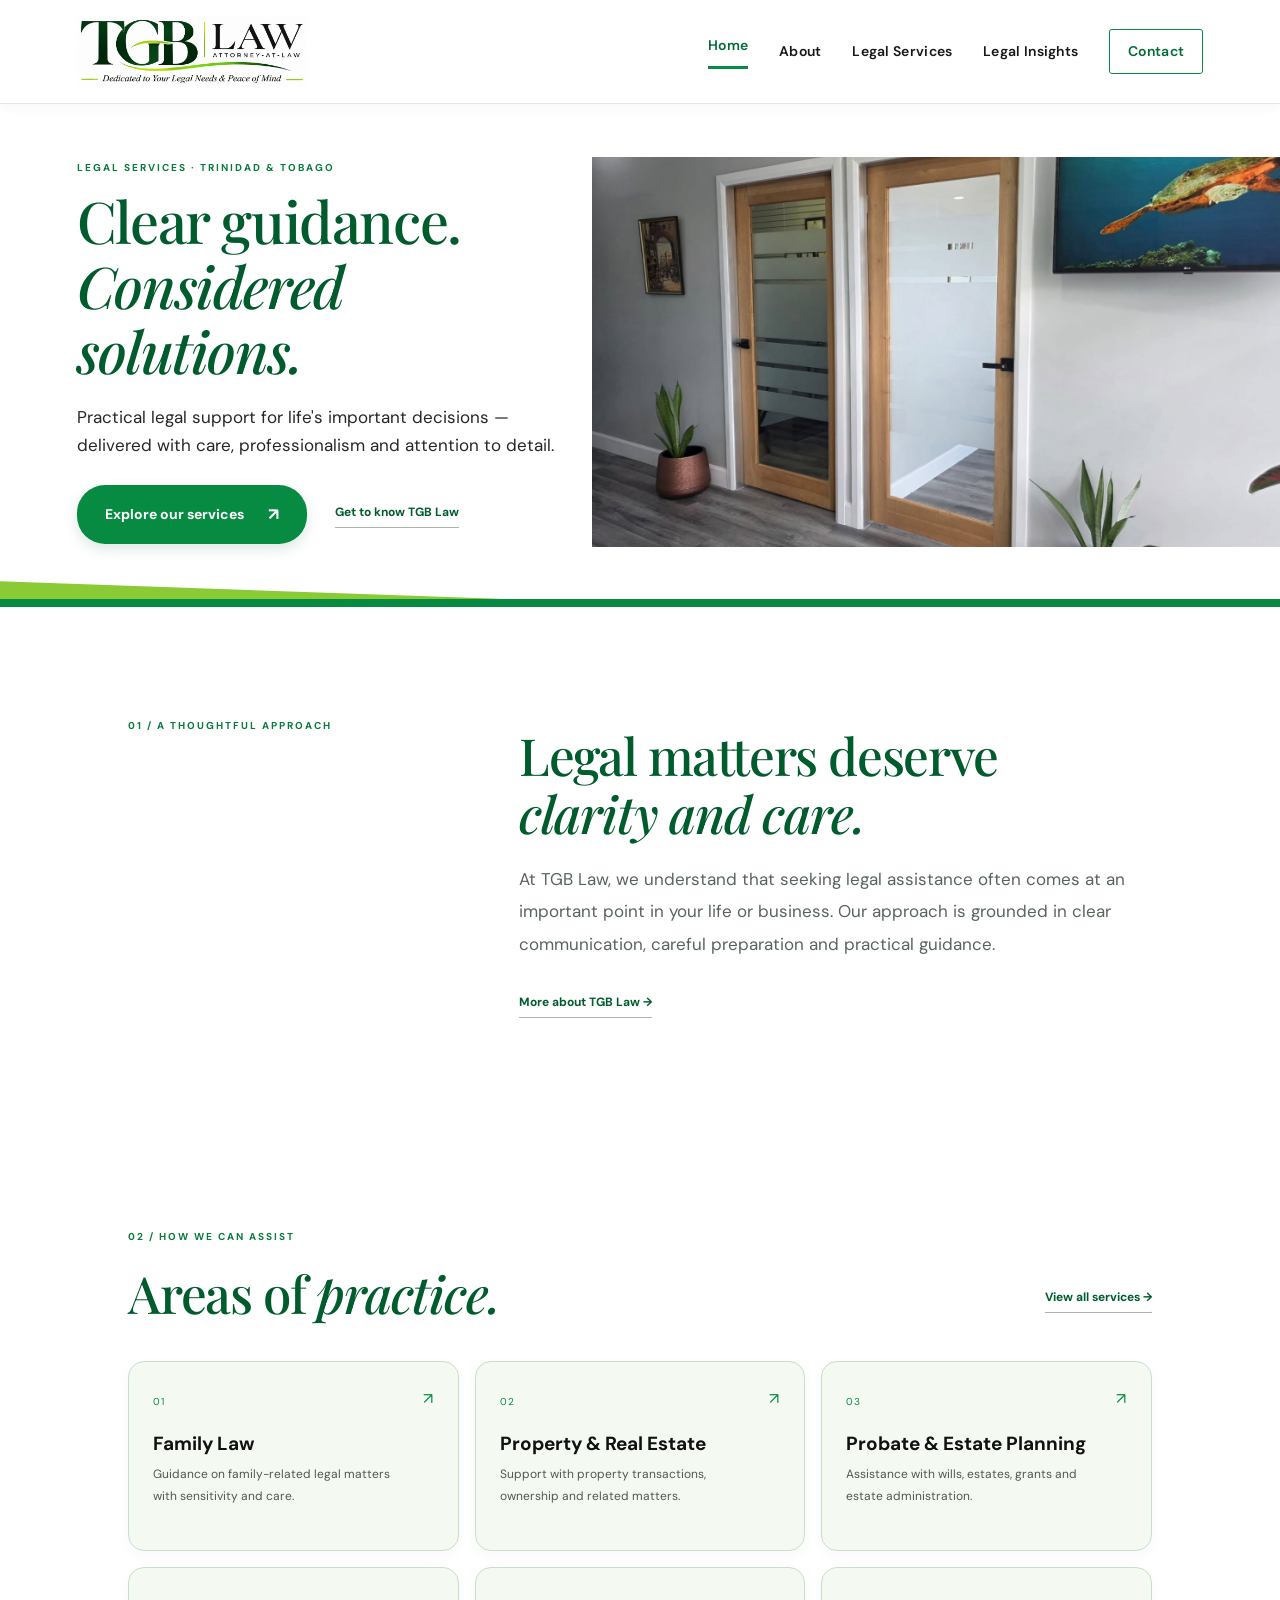
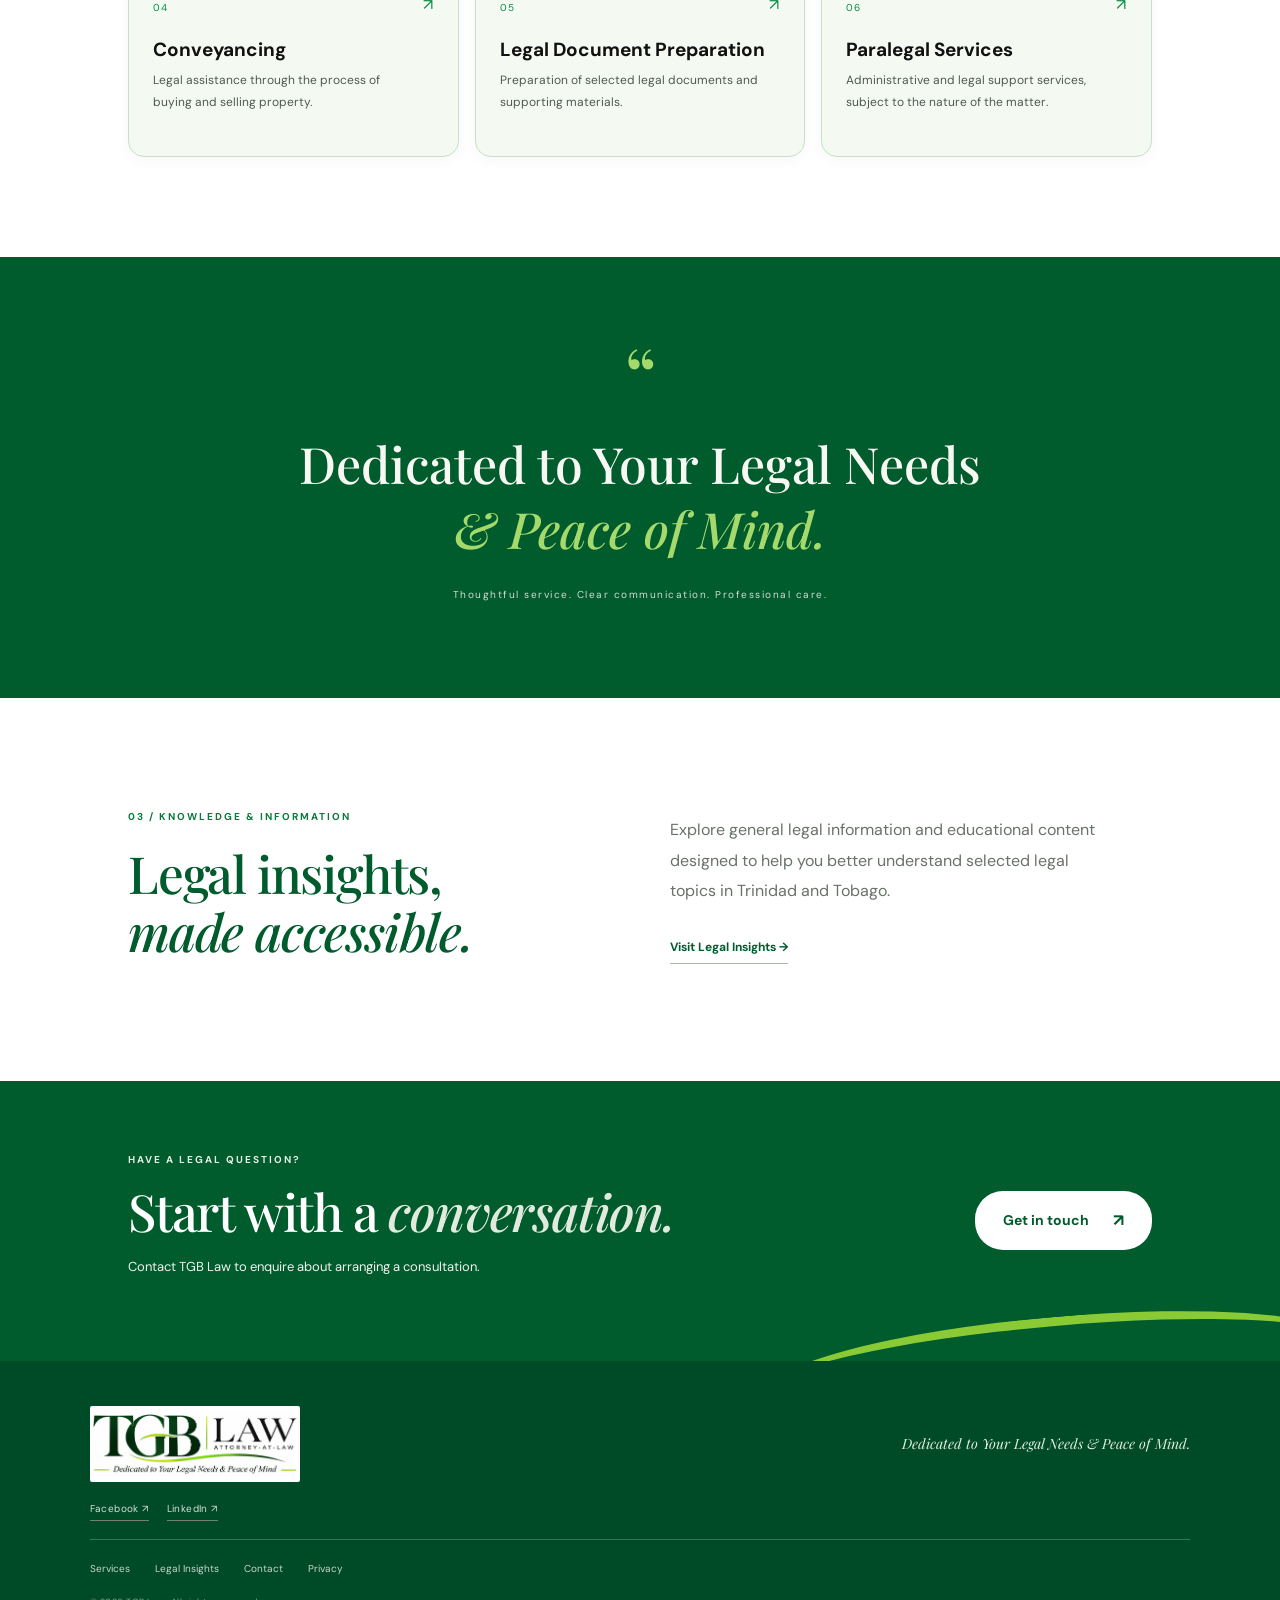
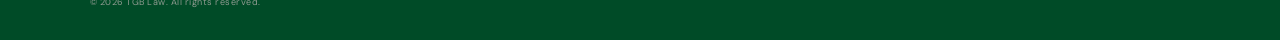
<file: index.html>
<!doctype html>
<html lang="en">
<head>
  <meta charset="utf-8">
  <meta name="viewport" content="width=device-width, initial-scale=1">
  <meta name="description" content="TGB Law — dedicated to your legal needs and peace of mind. Legal services in Trinidad and Tobago.">
  <link rel="canonical" href="https://www.tgblawtt.com/">
  <meta property="og:type" content="website">
  <meta property="og:locale" content="en_TT">
  <meta property="og:site_name" content="TGB Law">
  <meta property="og:title" content="TGB Law | Dedicated to Your Legal Needs &amp; Peace of Mind">
  <meta property="og:description" content="Legal services in Trinidad and Tobago, delivered with care, professionalism and attention to detail.">
  <meta property="og:url" content="https://www.tgblawtt.com/">
  <meta property="og:image" content="https://www.tgblawtt.com/assets/tgb-law-office.jpg">
  <meta property="og:image:secure_url" content="https://www.tgblawtt.com/assets/tgb-law-office.jpg">
  <meta property="og:image:type" content="image/jpeg">
  <meta property="og:image:width" content="1600">
  <meta property="og:image:height" content="1075">
  <meta property="og:image:alt" content="TGB Law office in Maraval, Trinidad and Tobago">
  <meta name="twitter:card" content="summary_large_image">
  <meta name="twitter:title" content="TGB Law | Dedicated to Your Legal Needs &amp; Peace of Mind">
  <meta name="twitter:description" content="Legal services in Trinidad and Tobago, delivered with care, professionalism and attention to detail.">
  <meta name="twitter:image" content="https://www.tgblawtt.com/assets/tgb-law-office.jpg">
  <title>TGB Law | Dedicated to Your Legal Needs &amp; Peace of Mind</title>
  <link rel="preconnect" href="https://fonts.googleapis.com">
  <link rel="preconnect" href="https://fonts.gstatic.com" crossorigin>
  <link href="https://fonts.googleapis.com/css2?family=DM+Sans:wght@400;500;600;700&family=Playfair+Display:wght@500;600;700&display=swap" rel="stylesheet">
  <link rel="stylesheet" href="assets/styles.css">
</head>
<body>
<header class="site-header">
  <a class="brand" href="index.html" aria-label="TGB Law home"><img src="assets/tgb-law-logo-new.png" alt="TGB Law — Dedicated to Your Legal Needs &amp; Peace of Mind"></a>
  <button class="menu-toggle" aria-label="Open navigation" aria-expanded="false">☰</button>
  <nav class="main-nav">
    <a class="active" href="index.html">Home</a><a href="about.html">About</a><a href="services.html">Legal Services</a><a href="insights.html">Legal Insights</a><a class="nav-contact" href="contact.html">Contact</a>
  </nav>
</header>
<main>
  <section class="hero">
    <div class="hero-content">
      <p class="eyebrow">LEGAL SERVICES · TRINIDAD &amp; TOBAGO</p>
      <h1>Clear guidance.<br><em>Considered solutions.</em></h1>
      <p class="hero-copy">Practical legal support for life's important decisions — delivered with care, professionalism and attention to detail.</p>
      <div class="hero-actions"><a class="button button-dark" href="services.html">Explore our services <span>↗</span></a><a class="text-link" href="about.html">Get to know TGB Law</a></div>
    </div>
    <div class="hero-art"><img src="assets/tgb-law-office.jpg" alt="TGB Law office in Maraval, Trinidad and Tobago"></div>
    <div class="hero-foot"><span>MARAVAL, TRINIDAD &amp; TOBAGO</span><span>IN-PERSON &amp; VIRTUAL APPOINTMENTS</span></div>
  </section>

  <section class="intro section-wrap">
    <div class="section-label">01 / A THOUGHTFUL APPROACH</div>
    <div><h2>Legal matters deserve<br><em>clarity and care.</em></h2><p class="lead">At TGB Law, we understand that seeking legal assistance often comes at an important point in your life or business. Our approach is grounded in clear communication, careful preparation and practical guidance.</p><a class="arrow-link" href="about.html">More about TGB Law <span>→</span></a></div>
  </section>

  <section class="services-band">
    <div class="section-wrap">
      <div class="section-top"><div><div class="section-label">02 / HOW WE CAN ASSIST</div><h2>Areas of <em>practice.</em></h2></div><a class="arrow-link" href="services.html">View all services <span>→</span></a></div>
      <div class="service-grid">
        <a class="service-card" href="services.html#family"><span class="service-no">01</span><h3>Family Law</h3><p>Guidance on family-related legal matters with sensitivity and care.</p><span class="card-arrow">↗</span></a>
        <a class="service-card" href="services.html#property"><span class="service-no">02</span><h3>Property &amp; Real Estate</h3><p>Support with property transactions, ownership and related matters.</p><span class="card-arrow">↗</span></a>
        <a class="service-card" href="services.html#probate"><span class="service-no">03</span><h3>Probate &amp; Estate Planning</h3><p>Assistance with wills, estates, grants and estate administration.</p><span class="card-arrow">↗</span></a>
        <a class="service-card" href="services.html#conveyancing"><span class="service-no">04</span><h3>Conveyancing</h3><p>Legal assistance through the process of buying and selling property.</p><span class="card-arrow">↗</span></a>
        <a class="service-card" href="services.html#documents"><span class="service-no">05</span><h3>Legal Document Preparation</h3><p>Preparation of selected legal documents and supporting materials.</p><span class="card-arrow">↗</span></a>
        <a class="service-card" href="services.html#paralegal"><span class="service-no">06</span><h3>Paralegal Services</h3><p>Administrative and legal support services, subject to the nature of the matter.</p><span class="card-arrow">↗</span></a>
      </div>
    </div>
  </section>

  <section class="quote-section"><div class="quote-mark">“</div><blockquote>Dedicated to Your Legal Needs<br><em>&amp; Peace of Mind.</em></blockquote><p>Thoughtful service. Clear communication. Professional care.</p></section>

  <section class="insight-preview section-wrap">
    <div><div class="section-label">03 / KNOWLEDGE &amp; INFORMATION</div><h2>Legal insights,<br><em>made accessible.</em></h2></div>
    <div class="insight-copy"><p>Explore general legal information and educational content designed to help you better understand selected legal topics in Trinidad and Tobago.</p><a class="arrow-link" href="insights.html">Visit Legal Insights <span>→</span></a></div>
  </section>
  <section class="cta"><div><p class="eyebrow">HAVE A LEGAL QUESTION?</p><h2>Start with a <em>conversation.</em></h2><p>Contact TGB Law to enquire about arranging a consultation.</p></div><a class="button button-light" href="contact.html">Get in touch <span>↗</span></a></section>
</main>
<footer class="site-footer"><a class="brand brand-footer" href="index.html"><img src="assets/tgb-law-logo-new.png" alt="TGB Law — Dedicated to Your Legal Needs &amp; Peace of Mind"></a><p>Dedicated to Your Legal Needs &amp; Peace of Mind.</p>
<div class="social-links" aria-label="Social media">
  <a href="https://www.facebook.com/tgblawpractice" target="_blank" rel="noopener noreferrer" aria-label="TGB Law on Facebook">Facebook ↗</a>
  <a href="https://www.linkedin.com/company/tgblawpractice" target="_blank" rel="noopener noreferrer" aria-label="TGB Law on LinkedIn">LinkedIn ↗</a>
</div>
<div class="footer-links"><a href="services.html">Services</a><a href="insights.html">Legal Insights</a><a href="contact.html">Contact</a><a href="privacy.html">Privacy</a></div><small>© <span id="year"></span> TGB Law. All rights reserved.</small></footer>
<script src="assets/script.js"></script>
</body></html>
</file>
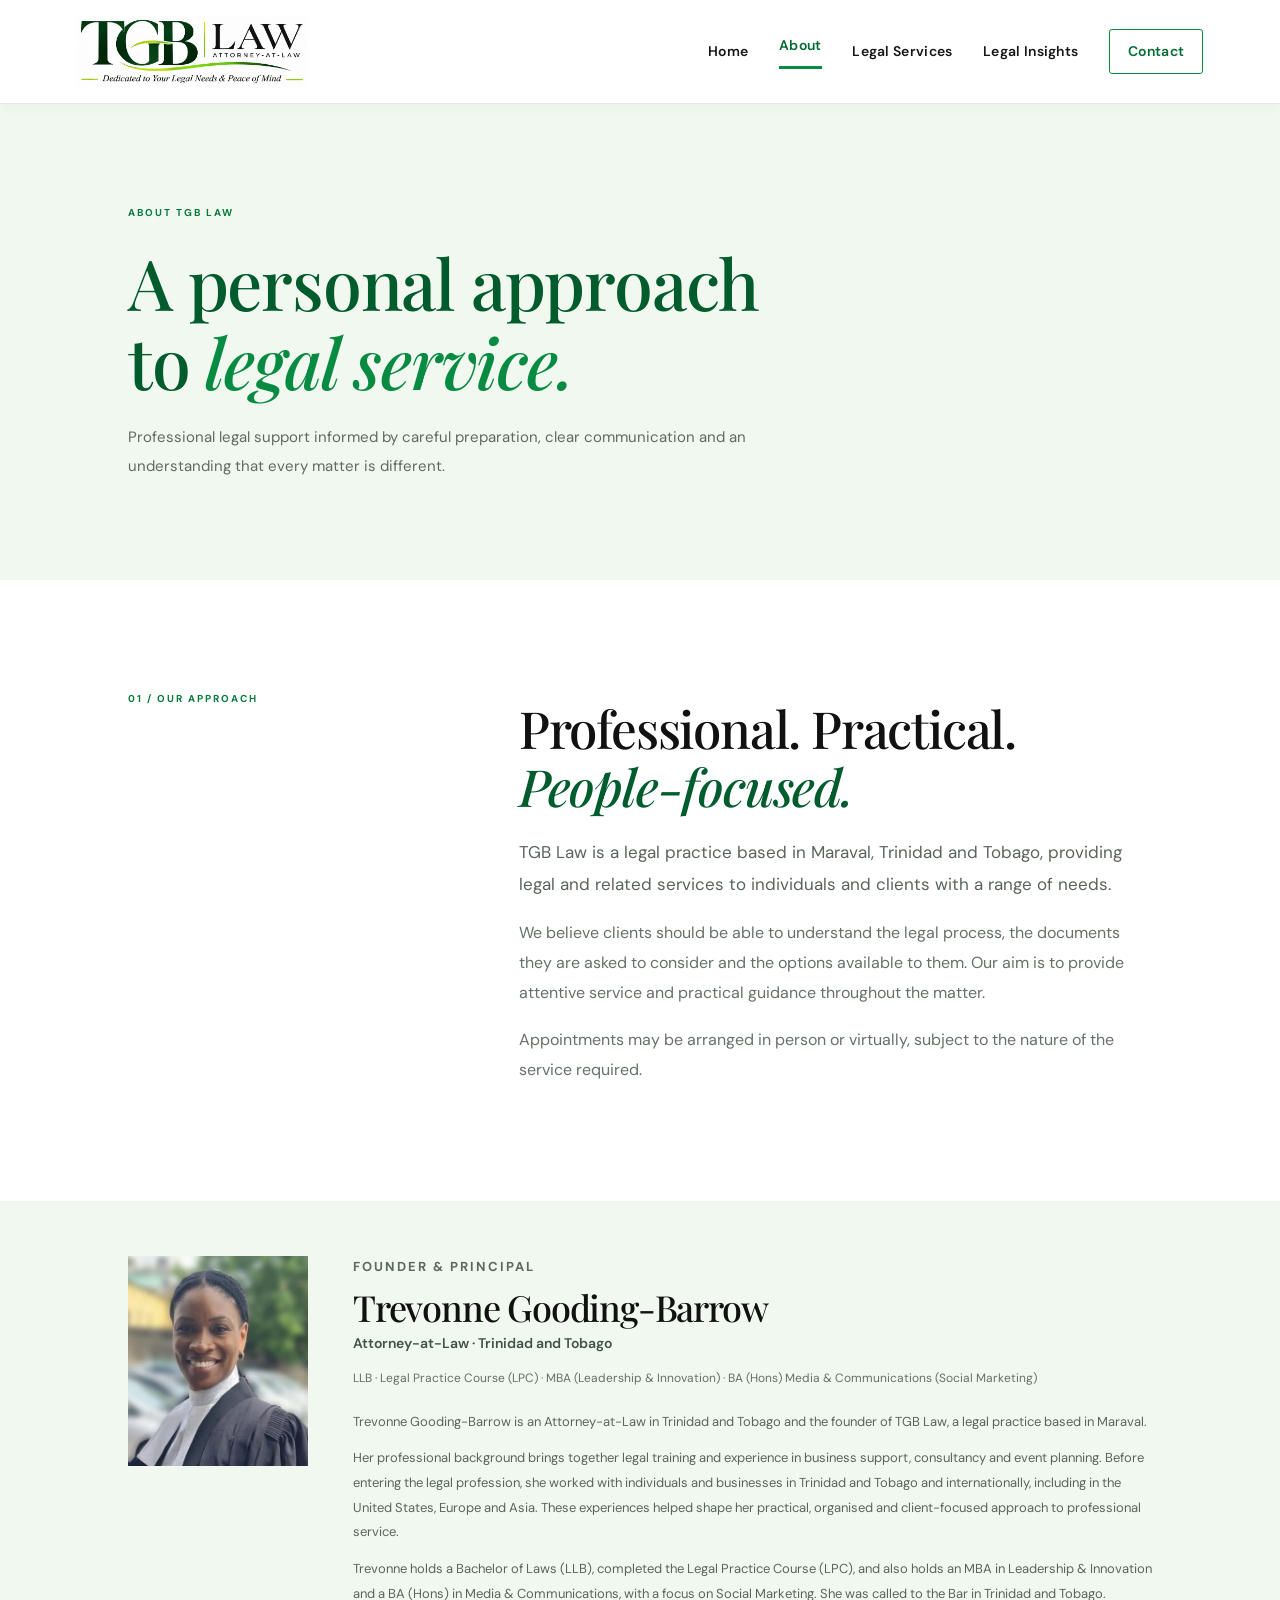
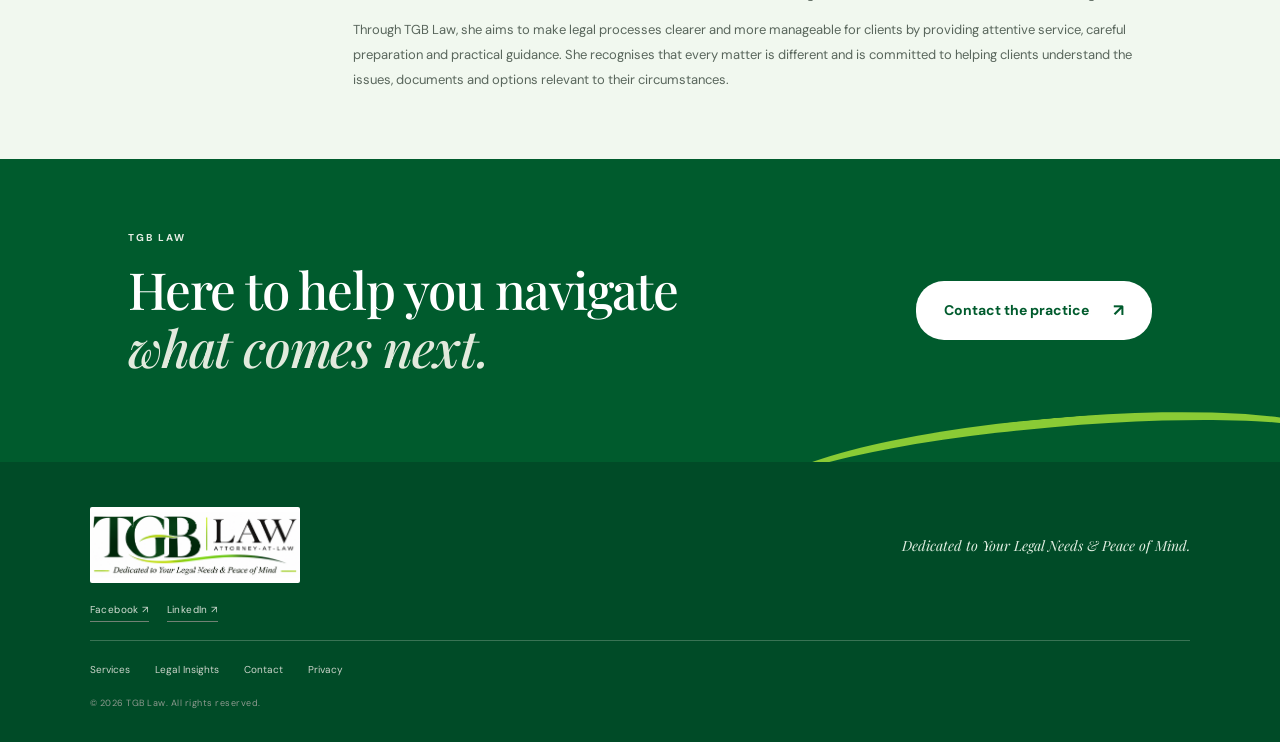
<file: about.html>
<!doctype html><html lang="en"><head><meta charset="utf-8"><meta name="viewport" content="width=device-width, initial-scale=1"><meta name="description" content="Learn about TGB Law and its approach to legal services in Trinidad and Tobago."><title>About | TGB Law</title><link rel="preconnect" href="https://fonts.googleapis.com"><link href="https://fonts.googleapis.com/css2?family=DM+Sans:wght@400;500;600;700&family=Playfair+Display:wght@500;600;700&display=swap" rel="stylesheet"><link rel="stylesheet" href="assets/styles.css"></head><body>
<header class="site-header"><a class="brand" href="index.html"><img src="assets/tgb-law-logo-new.png" alt="TGB Law — Dedicated to Your Legal Needs &amp; Peace of Mind"></a><button class="menu-toggle" aria-label="Open navigation" aria-expanded="false">☰</button><nav class="main-nav"><a href="index.html">Home</a><a class="active" href="about.html">About</a><a href="services.html">Legal Services</a><a href="insights.html">Legal Insights</a><a class="nav-contact" href="contact.html">Contact</a></nav></header>
<main><section class="page-hero"><p class="eyebrow">ABOUT TGB LAW</p><h1>A personal approach<br>to <em>legal service.</em></h1><p class="page-intro">Professional legal support informed by careful preparation, clear communication and an understanding that every matter is different.</p></section>
<section class="section-wrap about-layout"><div class="section-label">01 / OUR APPROACH</div><div><h2>Professional. Practical.<br><em>People-focused.</em></h2><p class="lead">TGB Law is a legal practice based in Maraval, Trinidad and Tobago, providing legal and related services to individuals and clients with a range of needs.</p><p>We believe clients should be able to understand the legal process, the documents they are asked to consider and the options available to them. Our aim is to provide attentive service and practical guidance throughout the matter.</p><p>Appointments may be arranged in person or virtually, subject to the nature of the service required.</p></div></section>
<section class="profile-panel"><div class="profile-photo-wrap"><img class="profile-photo" src="assets/trevonne-gooding-barrow.jpg" alt="Trevonne Gooding-Barrow, Attorney-at-Law"></div><div class="profile-content"><p class="eyebrow">FOUNDER &amp; PRINCIPAL</p><h2>Trevonne Gooding-Barrow</h2><p class="profile-designation">Attorney-at-Law · Trinidad and Tobago</p><p class="profile-qualifications">LLB · Legal Practice Course (LPC) · MBA (Leadership &amp; Innovation) · BA (Hons) Media &amp; Communications (Social Marketing)</p><div class="profile-bio"><p>Trevonne Gooding-Barrow is an Attorney-at-Law in Trinidad and Tobago and the founder of TGB Law, a legal practice based in Maraval.</p><p>Her professional background brings together legal training and experience in business support, consultancy and event planning. Before entering the legal profession, she worked with individuals and businesses in Trinidad and Tobago and internationally, including in the United States, Europe and Asia. These experiences helped shape her practical, organised and client-focused approach to professional service.</p><p>Trevonne holds a Bachelor of Laws (LLB), completed the Legal Practice Course (LPC), and also holds an MBA in Leadership &amp; Innovation and a BA (Hons) in Media &amp; Communications, with a focus on Social Marketing. She was called to the Bar in Trinidad and Tobago.</p><p>Through TGB Law, she aims to make legal processes clearer and more manageable for clients by providing attentive service, careful preparation and practical guidance. She recognises that every matter is different and is committed to helping clients understand the issues, documents and options relevant to their circumstances.</p></div></div></section>
<section class="cta"><div><p class="eyebrow">TGB LAW</p><h2>Here to help you navigate<br><em>what comes next.</em></h2></div><a class="button button-light" href="contact.html">Contact the practice <span>↗</span></a></section></main>
<footer class="site-footer"><a class="brand brand-footer" href="index.html"><img src="assets/tgb-law-logo-new.png" alt="TGB Law — Dedicated to Your Legal Needs &amp; Peace of Mind"></a><p>Dedicated to Your Legal Needs &amp; Peace of Mind.</p>
<div class="social-links" aria-label="Social media">
  <a href="https://www.facebook.com/tgblawpractice" target="_blank" rel="noopener noreferrer" aria-label="TGB Law on Facebook">Facebook ↗</a>
  <a href="https://www.linkedin.com/company/tgblawpractice" target="_blank" rel="noopener noreferrer" aria-label="TGB Law on LinkedIn">LinkedIn ↗</a>
</div>
<div class="footer-links"><a href="services.html">Services</a><a href="insights.html">Legal Insights</a><a href="contact.html">Contact</a><a href="privacy.html">Privacy</a></div><small>© <span id="year"></span> TGB Law. All rights reserved.</small></footer><script src="assets/script.js"></script></body></html>
</file>
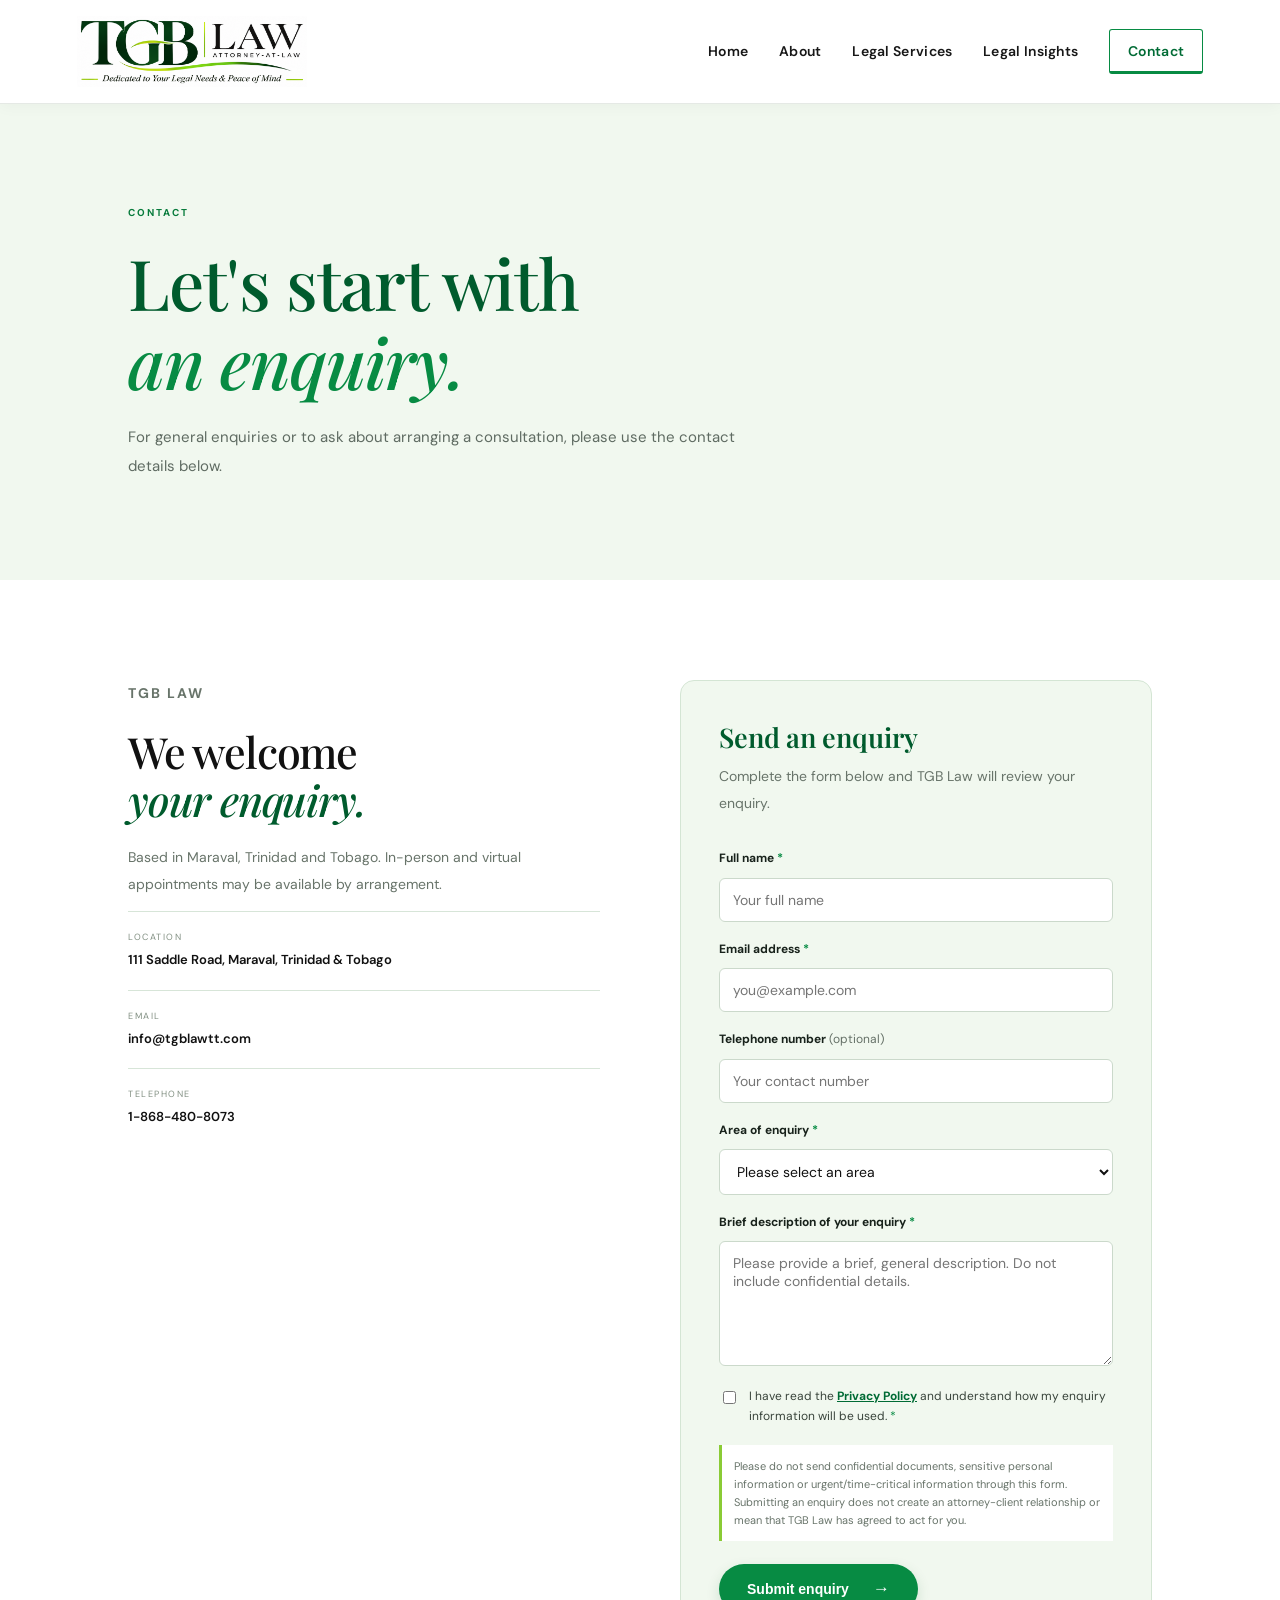
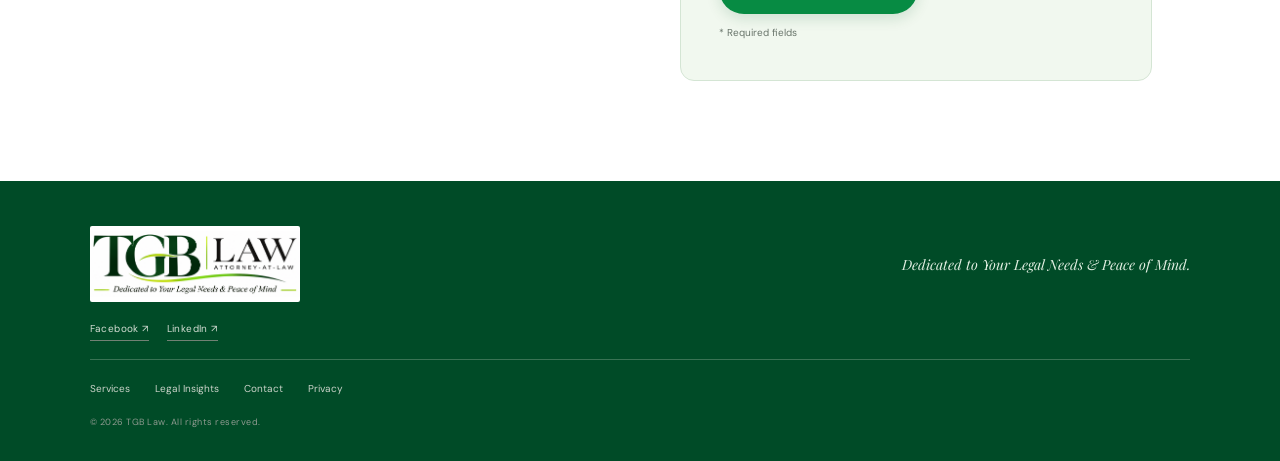
<file: contact.html>
<!doctype html><html lang="en"><head><meta charset="utf-8"><meta name="viewport" content="width=device-width, initial-scale=1"><meta name="description" content="Contact TGB Law in Maraval, Trinidad and Tobago."><title>Contact | TGB Law</title><link rel="preconnect" href="https://fonts.googleapis.com"><link href="https://fonts.googleapis.com/css2?family=DM+Sans:wght@400;500;600;700&family=Playfair+Display:wght@500;600;700&display=swap" rel="stylesheet"><link rel="stylesheet" href="assets/styles.css"></head><body>
<header class="site-header"><a class="brand" href="index.html"><img src="assets/tgb-law-logo-new.png" alt="TGB Law — Dedicated to Your Legal Needs &amp; Peace of Mind"></a><button class="menu-toggle" aria-label="Open navigation" aria-expanded="false">☰</button><nav class="main-nav"><a href="index.html">Home</a><a href="about.html">About</a><a href="services.html">Legal Services</a><a href="insights.html">Legal Insights</a><a class="nav-contact active" href="contact.html">Contact</a></nav></header>
<main><section class="page-hero"><p class="eyebrow">CONTACT</p><h1>Let's start with<br><em>an enquiry.</em></h1><p class="page-intro">For general enquiries or to ask about arranging a consultation, please use the contact details below.</p></section>
<section class="contact-layout section-wrap"><div><p class="eyebrow">TGB LAW</p><h2>We welcome<br><em>your enquiry.</em></h2><p>Based in Maraval, Trinidad and Tobago. In-person and virtual appointments may be available by arrangement.</p><div class="contact-detail"><span>LOCATION</span><strong>111 Saddle Road, Maraval, Trinidad &amp; Tobago</strong></div><div class="contact-detail"><span>EMAIL</span><strong><a href="mailto:info@tgblawtt.com">info@tgblawtt.com</a></strong></div><div class="contact-detail"><span>TELEPHONE</span><strong><a href="tel:+18684808073">1-868-480-8073</a></strong></div></div>
<div class="contact-form-wrap">
<h3>Send an enquiry</h3>
<p class="form-intro">Complete the form below and TGB Law will review your enquiry.</p>
<form class="enquiry-form" action="https://formspree.io/f/mrpqppgj" method="POST">
  <label for="full-name">Full name <span aria-hidden="true">*</span></label>
  <input id="full-name" name="name" type="text" autocomplete="name" required maxlength="120" placeholder="Your full name">

  <label for="email">Email address <span aria-hidden="true">*</span></label>
  <input id="email" name="email" type="email" autocomplete="email" required maxlength="254" placeholder="you@example.com">

  <label for="phone">Telephone number <span class="optional">(optional)</span></label>
  <input id="phone" name="phone" type="tel" autocomplete="tel" maxlength="40" placeholder="Your contact number">

  <label for="area">Area of enquiry <span aria-hidden="true">*</span></label>
  <select id="area" name="area_of_enquiry" required>
    <option value="" selected disabled>Please select an area</option>
    <option>Family Law</option>
    <option>Property &amp; Real Estate</option>
    <option>Probate &amp; Estate Planning</option>
    <option>Conveyancing</option>
    <option>Legal Document Preparation</option>
    <option>Paralegal Services</option>
    <option>Other</option>
  </select>

  <label for="message">Brief description of your enquiry <span aria-hidden="true">*</span></label>
  <textarea id="message" name="message" rows="5" required maxlength="3000" placeholder="Please provide a brief, general description. Do not include confidential details."></textarea>

  <input type="text" name="_gotcha" tabindex="-1" autocomplete="off" class="form-honeypot" aria-hidden="true">
  <label class="consent-label"><input type="checkbox" name="privacy_acknowledgement" value="I have read the Privacy Policy" required> <span>I have read the <a href="privacy.html" target="_blank" rel="noopener">Privacy Policy</a> and understand how my enquiry information will be used. <span aria-hidden="true">*</span></span></label>
  <p class="form-disclaimer">Please do not send confidential documents, sensitive personal information or urgent/time-critical information through this form. Submitting an enquiry does not create an attorney-client relationship or mean that TGB Law has agreed to act for you.</p>
  <button class="button button-dark form-submit" type="submit">Submit enquiry <span aria-hidden="true">→</span></button>
  <p class="form-required">* Required fields</p>
</form>
</div></section></main>
<footer class="site-footer"><a class="brand brand-footer" href="index.html"><img src="assets/tgb-law-logo-new.png" alt="TGB Law — Dedicated to Your Legal Needs &amp; Peace of Mind"></a><p>Dedicated to Your Legal Needs &amp; Peace of Mind.</p>
<div class="social-links" aria-label="Social media">
  <a href="https://www.facebook.com/tgblawpractice" target="_blank" rel="noopener noreferrer" aria-label="TGB Law on Facebook">Facebook ↗</a>
  <a href="https://www.linkedin.com/company/tgblawpractice" target="_blank" rel="noopener noreferrer" aria-label="TGB Law on LinkedIn">LinkedIn ↗</a>
</div>
<div class="footer-links"><a href="services.html">Services</a><a href="insights.html">Legal Insights</a><a href="contact.html">Contact</a><a href="privacy.html">Privacy</a></div><small>© <span id="year"></span> TGB Law. All rights reserved.</small></footer><script src="assets/script.js"></script></body></html>
</file>
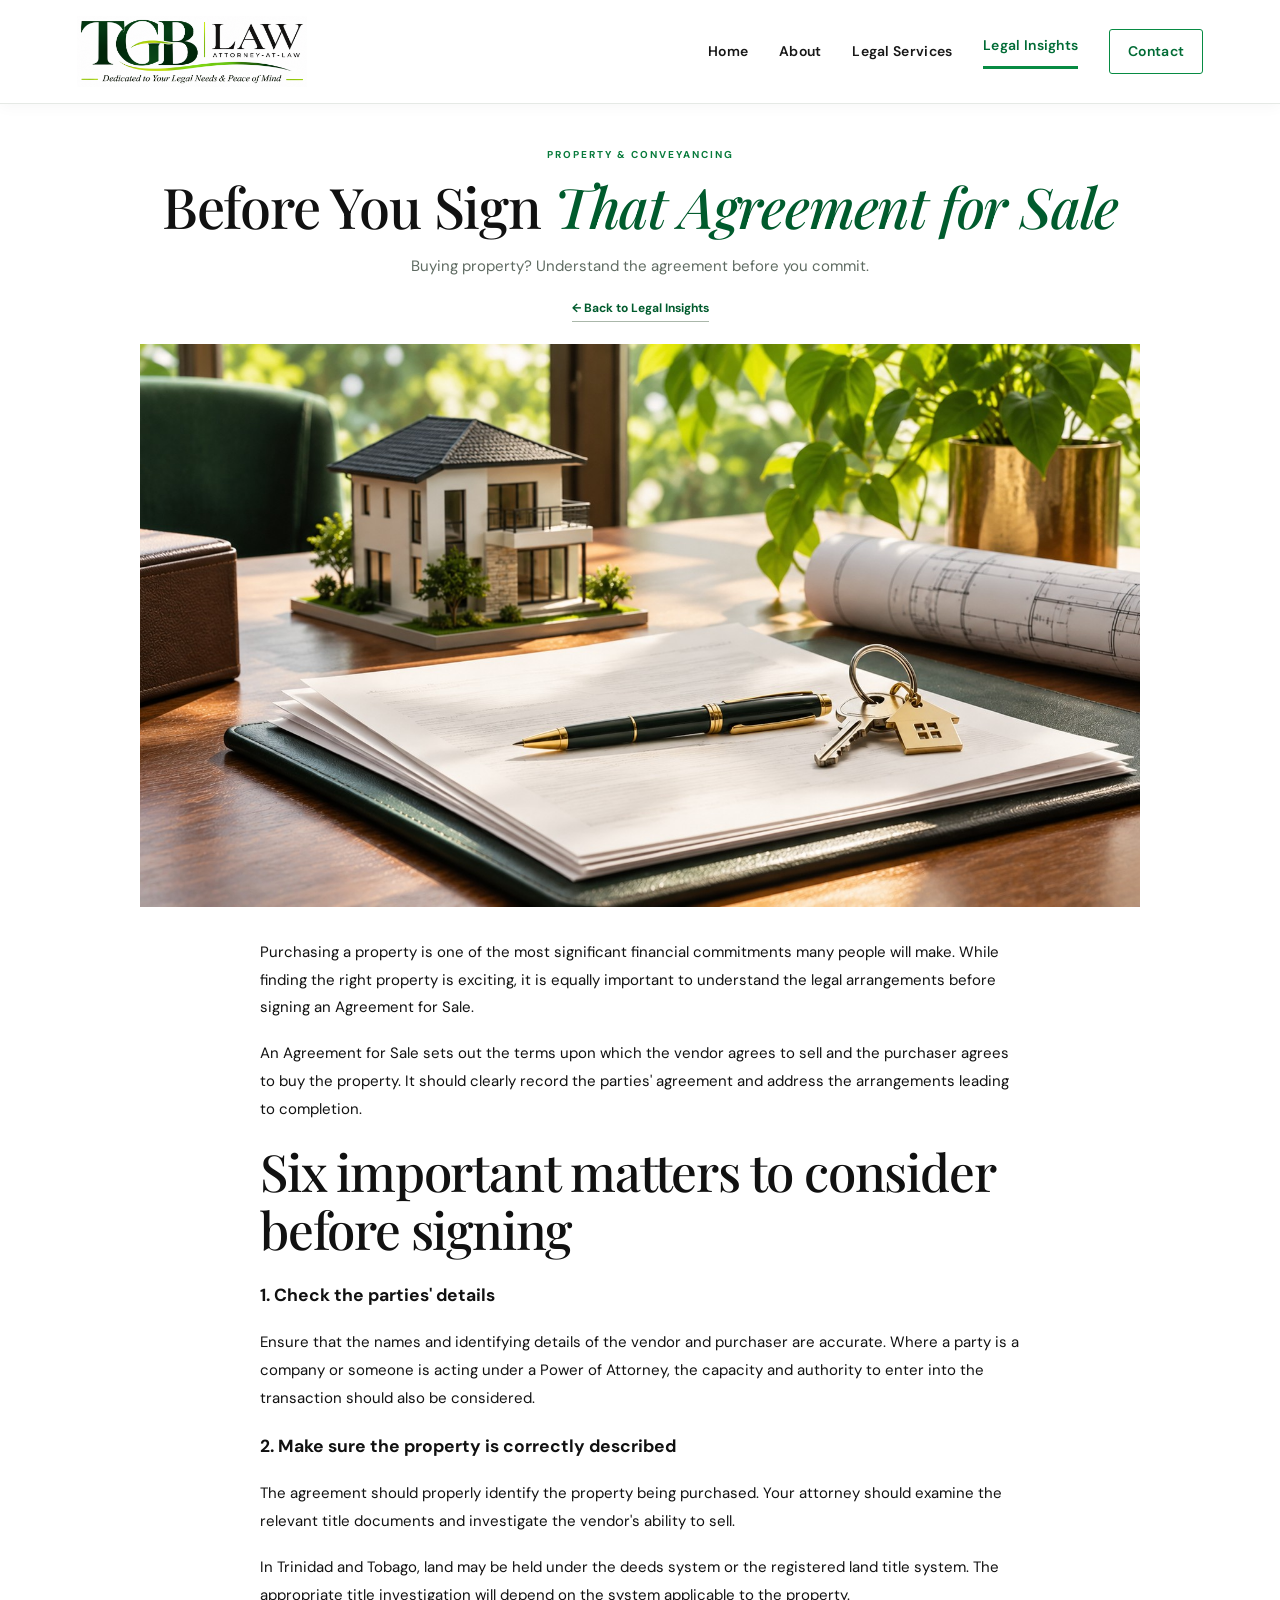
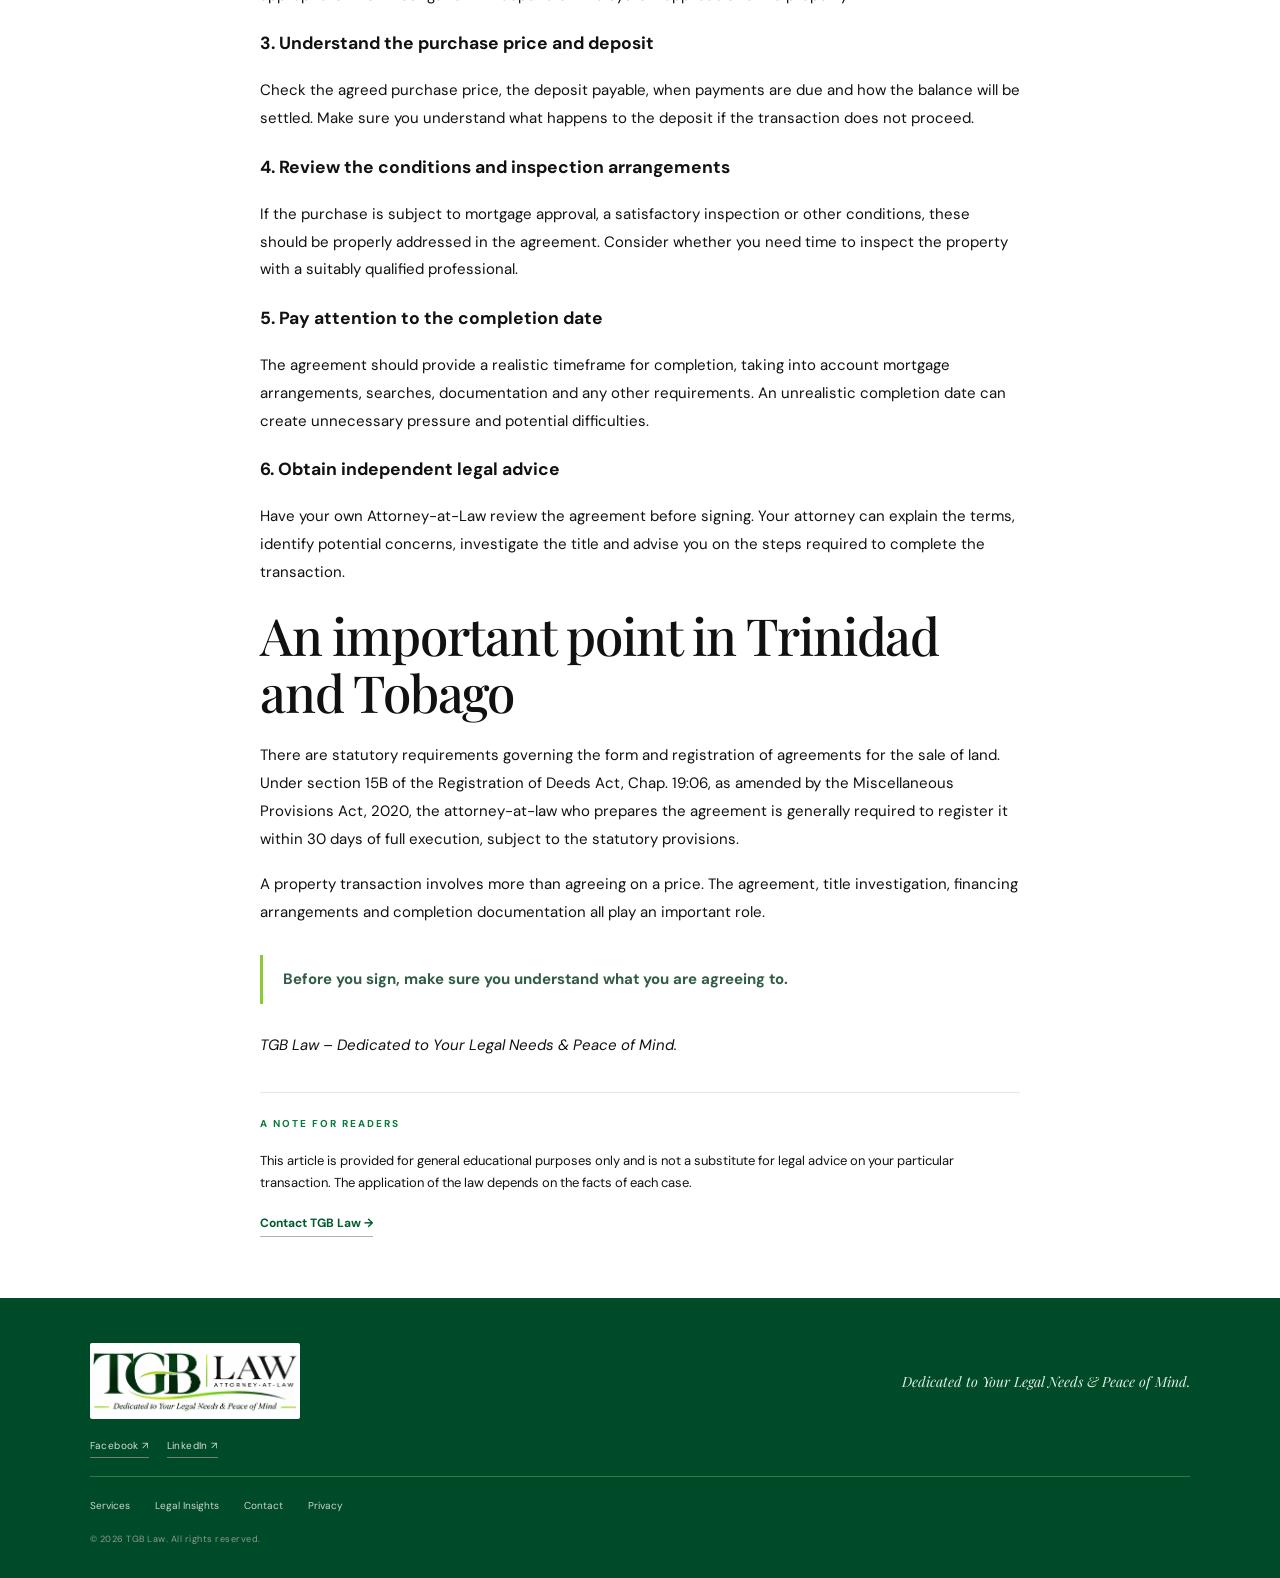
<file: insight-agreement-for-sale.html>
<!doctype html>
<html lang="en">
<head>
<meta charset="utf-8">
<meta name="viewport" content="width=device-width, initial-scale=1">
<meta name="description" content="Important matters to consider before signing an Agreement for Sale when purchasing property in Trinidad and Tobago.">
<title>Before You Sign That Agreement for Sale | TGB Law</title>
<link rel="preconnect" href="https://fonts.googleapis.com">
<link href="https://fonts.googleapis.com/css2?family=DM+Sans:wght@400;500;600;700&family=Playfair+Display:wght@500;600;700&display=swap" rel="stylesheet">
<link rel="stylesheet" href="assets/styles.css">
</head>
<body>
<header class="site-header">
<a class="brand" href="index.html"><img src="assets/tgb-law-logo-new.png" alt="TGB Law — Dedicated to Your Legal Needs &amp; Peace of Mind"></a>
<button class="menu-toggle" aria-label="Open navigation" aria-expanded="false">☰</button>
<nav class="main-nav">
<a href="index.html">Home</a><a href="about.html">About</a><a href="services.html">Legal Services</a><a class="active" href="insights.html">Legal Insights</a><a class="nav-contact" href="contact.html">Contact</a>
</nav>
</header>
<main>
<section class="article-hero">
<div class="article-hero-copy">
<p class="eyebrow">PROPERTY &amp; CONVEYANCING</p>
<h1>Before You Sign <em>That Agreement for Sale</em></h1>
<p class="page-intro">Buying property? Understand the agreement before you commit.</p>
<a class="arrow-link" href="insights.html">← Back to Legal Insights</a>
</div>
<img src="assets/insight-agreement-for-sale.jpg" alt="Property documents, house keys, a model home and architectural plans on a desk">
</section>
<article class="legal-article">
<p>Purchasing a property is one of the most significant financial commitments many people will make. While finding the right property is exciting, it is equally important to understand the legal arrangements before signing an Agreement for Sale.</p>
<p>An Agreement for Sale sets out the terms upon which the vendor agrees to sell and the purchaser agrees to buy the property. It should clearly record the parties' agreement and address the arrangements leading to completion.</p>
<h2>Six important matters to consider before signing</h2>
<h3>1. Check the parties' details</h3>
<p>Ensure that the names and identifying details of the vendor and purchaser are accurate. Where a party is a company or someone is acting under a Power of Attorney, the capacity and authority to enter into the transaction should also be considered.</p>
<h3>2. Make sure the property is correctly described</h3>
<p>The agreement should properly identify the property being purchased. Your attorney should examine the relevant title documents and investigate the vendor's ability to sell.</p>
<p>In Trinidad and Tobago, land may be held under the deeds system or the registered land title system. The appropriate title investigation will depend on the system applicable to the property.</p>
<h3>3. Understand the purchase price and deposit</h3>
<p>Check the agreed purchase price, the deposit payable, when payments are due and how the balance will be settled. Make sure you understand what happens to the deposit if the transaction does not proceed.</p>
<h3>4. Review the conditions and inspection arrangements</h3>
<p>If the purchase is subject to mortgage approval, a satisfactory inspection or other conditions, these should be properly addressed in the agreement. Consider whether you need time to inspect the property with a suitably qualified professional.</p>
<h3>5. Pay attention to the completion date</h3>
<p>The agreement should provide a realistic timeframe for completion, taking into account mortgage arrangements, searches, documentation and any other requirements. An unrealistic completion date can create unnecessary pressure and potential difficulties.</p>
<h3>6. Obtain independent legal advice</h3>
<p>Have your own Attorney-at-Law review the agreement before signing. Your attorney can explain the terms, identify potential concerns, investigate the title and advise you on the steps required to complete the transaction.</p>
<h2>An important point in Trinidad and Tobago</h2>
<p>There are statutory requirements governing the form and registration of agreements for the sale of land. Under section 15B of the Registration of Deeds Act, Chap. 19:06, as amended by the Miscellaneous Provisions Act, 2020, the attorney-at-law who prepares the agreement is generally required to register it within 30 days of full execution, subject to the statutory provisions.</p>
<p>A property transaction involves more than agreeing on a price. The agreement, title investigation, financing arrangements and completion documentation all play an important role.</p>
<blockquote><strong>Before you sign, make sure you understand what you are agreeing to.</strong></blockquote>
<p><em>TGB Law – Dedicated to Your Legal Needs &amp; Peace of Mind.</em></p>
<div class="article-endnote">
<p class="eyebrow">A NOTE FOR READERS</p>
<p>This article is provided for general educational purposes only and is not a substitute for legal advice on your particular transaction. The application of the law depends on the facts of each case.</p>
<a class="arrow-link" href="contact.html">Contact TGB Law <span>→</span></a>
</div>
</article>
</main>
<footer class="site-footer">
<a class="brand brand-footer" href="index.html"><img src="assets/tgb-law-logo-new.png" alt="TGB Law — Dedicated to Your Legal Needs &amp; Peace of Mind"></a>
<p>Dedicated to Your Legal Needs &amp; Peace of Mind.</p>
<div class="social-links" aria-label="Social media">
<a href="https://www.facebook.com/tgblawpractice" target="_blank" rel="noopener noreferrer" aria-label="TGB Law on Facebook">Facebook ↗</a>
<a href="https://www.linkedin.com/company/tgblawpractice" target="_blank" rel="noopener noreferrer" aria-label="TGB Law on LinkedIn">LinkedIn ↗</a>
</div>
<div class="footer-links"><a href="services.html">Services</a><a href="insights.html">Legal Insights</a><a href="contact.html">Contact</a><a href="privacy.html">Privacy</a></div>
<small>© <span id="year"></span> TGB Law. All rights reserved.</small>
</footer>
<script src="assets/script.js"></script>
</body>
</html>
</file>
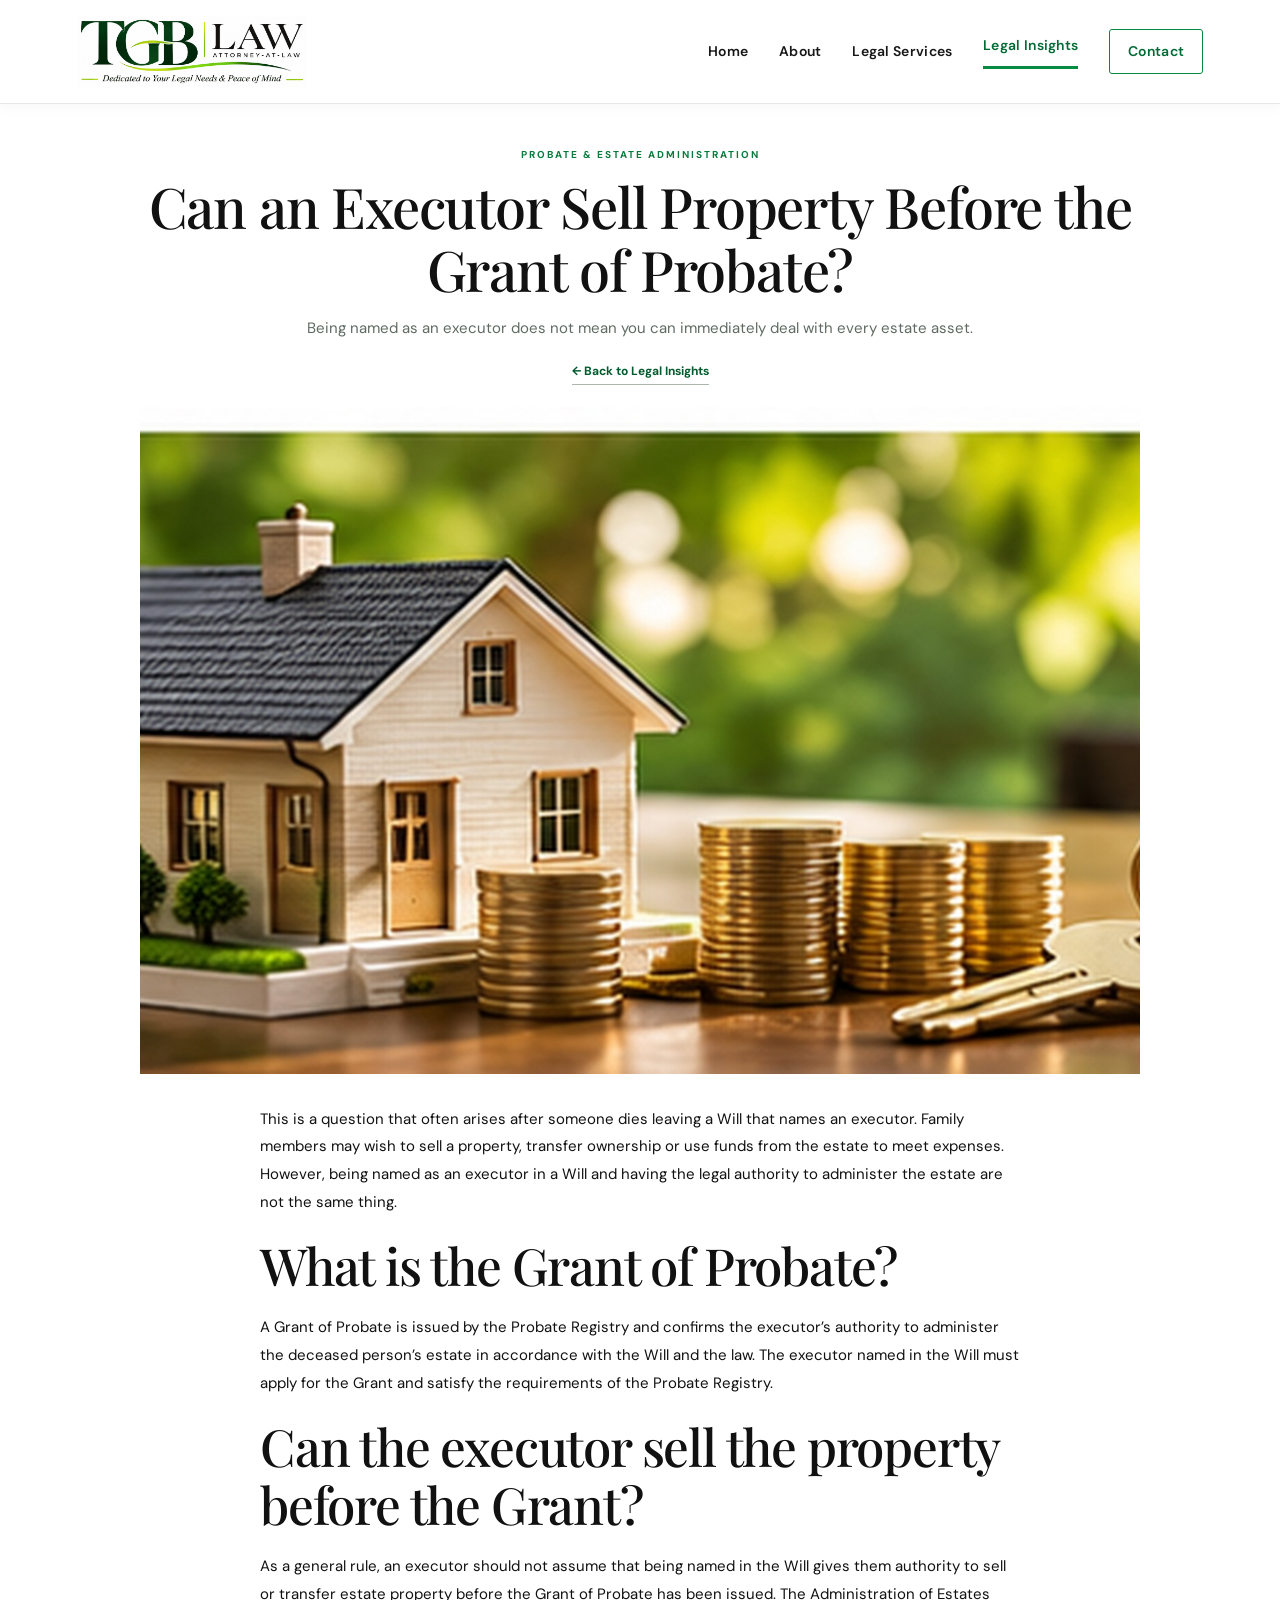
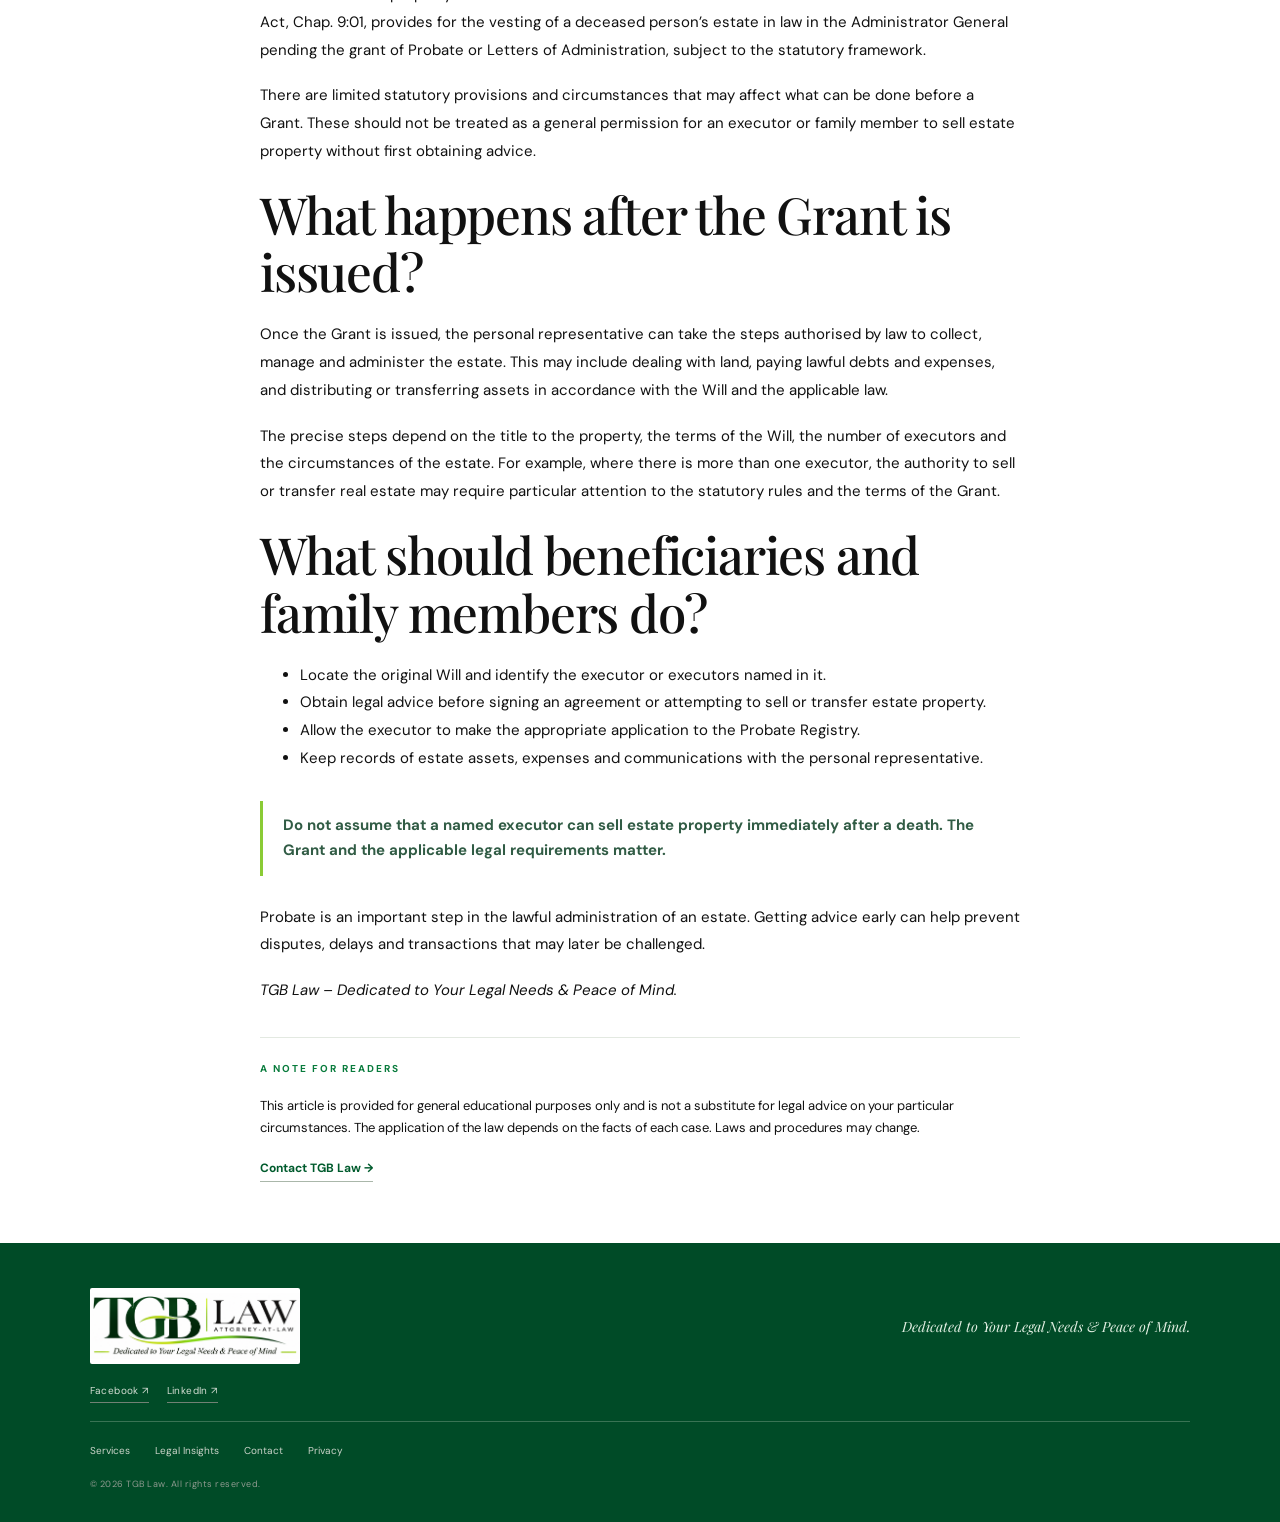
<file: insight-executor-sell-property.html>
<!doctype html>
<html lang="en"><head><meta charset="utf-8"><meta name="viewport" content="width=device-width, initial-scale=1"><meta name="description" content="A common probate question in Trinidad and Tobago: what authority does an executor have before the Grant is issued?"><title>Can an Executor Sell Property Before the Grant of Probate? | TGB Law</title><link rel="preconnect" href="https://fonts.googleapis.com"><link href="https://fonts.googleapis.com/css2?family=DM+Sans:wght@400;500;600;700&family=Playfair+Display:wght@500;600;700&display=swap" rel="stylesheet"><link rel="stylesheet" href="assets/styles.css"></head>
<body><header class="site-header"><a class="brand" href="index.html"><img src="assets/tgb-law-logo-new.png" alt="TGB Law — Dedicated to Your Legal Needs &amp; Peace of Mind"></a><button class="menu-toggle" aria-label="Open navigation" aria-expanded="false">☰</button><nav class="main-nav"><a href="index.html">Home</a><a href="about.html">About</a><a href="services.html">Legal Services</a><a class="active" href="insights.html">Legal Insights</a><a class="nav-contact" href="contact.html">Contact</a></nav></header>
<main><section class="article-hero"><div class="article-hero-copy"><p class="eyebrow">PROBATE & ESTATE ADMINISTRATION</p><h1>Can an Executor Sell Property Before the Grant of Probate?</h1><p class="page-intro">Being named as an executor does not mean you can immediately deal with every estate asset.</p><a class="arrow-link" href="insights.html">← Back to Legal Insights</a></div><img src="assets/insight-executor-sell-property.jpg" alt="Estate planning documents and a pen representing probate and estate administration"></section><article class="legal-article"><p>This is a question that often arises after someone dies leaving a Will that names an executor. Family members may wish to sell a property, transfer ownership or use funds from the estate to meet expenses. However, being named as an executor in a Will and having the legal authority to administer the estate are not the same thing.</p>
<h2>What is the Grant of Probate?</h2>
<p>A Grant of Probate is issued by the Probate Registry and confirms the executor’s authority to administer the deceased person’s estate in accordance with the Will and the law. The executor named in the Will must apply for the Grant and satisfy the requirements of the Probate Registry.</p>
<h2>Can the executor sell the property before the Grant?</h2>
<p>As a general rule, an executor should not assume that being named in the Will gives them authority to sell or transfer estate property before the Grant of Probate has been issued. The Administration of Estates Act, Chap. 9:01, provides for the vesting of a deceased person’s estate in law in the Administrator General pending the grant of Probate or Letters of Administration, subject to the statutory framework.</p>
<p>There are limited statutory provisions and circumstances that may affect what can be done before a Grant. These should not be treated as a general permission for an executor or family member to sell estate property without first obtaining advice.</p>
<h2>What happens after the Grant is issued?</h2>
<p>Once the Grant is issued, the personal representative can take the steps authorised by law to collect, manage and administer the estate. This may include dealing with land, paying lawful debts and expenses, and distributing or transferring assets in accordance with the Will and the applicable law.</p>
<p>The precise steps depend on the title to the property, the terms of the Will, the number of executors and the circumstances of the estate. For example, where there is more than one executor, the authority to sell or transfer real estate may require particular attention to the statutory rules and the terms of the Grant.</p>
<h2>What should beneficiaries and family members do?</h2>
<ul>
<li>Locate the original Will and identify the executor or executors named in it.</li>
<li>Obtain legal advice before signing an agreement or attempting to sell or transfer estate property.</li>
<li>Allow the executor to make the appropriate application to the Probate Registry.</li>
<li>Keep records of estate assets, expenses and communications with the personal representative.</li>
</ul>
<blockquote><strong>Do not assume that a named executor can sell estate property immediately after a death. The Grant and the applicable legal requirements matter.</strong></blockquote>
<p>Probate is an important step in the lawful administration of an estate. Getting advice early can help prevent disputes, delays and transactions that may later be challenged.</p><p><em>TGB Law – Dedicated to Your Legal Needs &amp; Peace of Mind.</em></p><div class="article-endnote"><p class="eyebrow">A NOTE FOR READERS</p><p>This article is provided for general educational purposes only and is not a substitute for legal advice on your particular circumstances. The application of the law depends on the facts of each case. Laws and procedures may change.</p><a class="arrow-link" href="contact.html">Contact TGB Law <span>→</span></a></div></article></main>
<footer class="site-footer"><a class="brand brand-footer" href="index.html"><img src="assets/tgb-law-logo-new.png" alt="TGB Law — Dedicated to Your Legal Needs &amp; Peace of Mind"></a><p>Dedicated to Your Legal Needs &amp; Peace of Mind.</p><div class="social-links" aria-label="Social media"><a href="https://www.facebook.com/tgblawpractice" target="_blank" rel="noopener noreferrer" aria-label="TGB Law on Facebook">Facebook ↗</a><a href="https://www.linkedin.com/company/tgblawpractice" target="_blank" rel="noopener noreferrer" aria-label="TGB Law on LinkedIn">LinkedIn ↗</a></div><div class="footer-links"><a href="services.html">Services</a><a href="insights.html">Legal Insights</a><a href="contact.html">Contact</a><a href="privacy.html">Privacy</a></div><small>© <span id="year"></span> TGB Law. All rights reserved.</small></footer><script src="assets/script.js"></script></body></html>
</file>
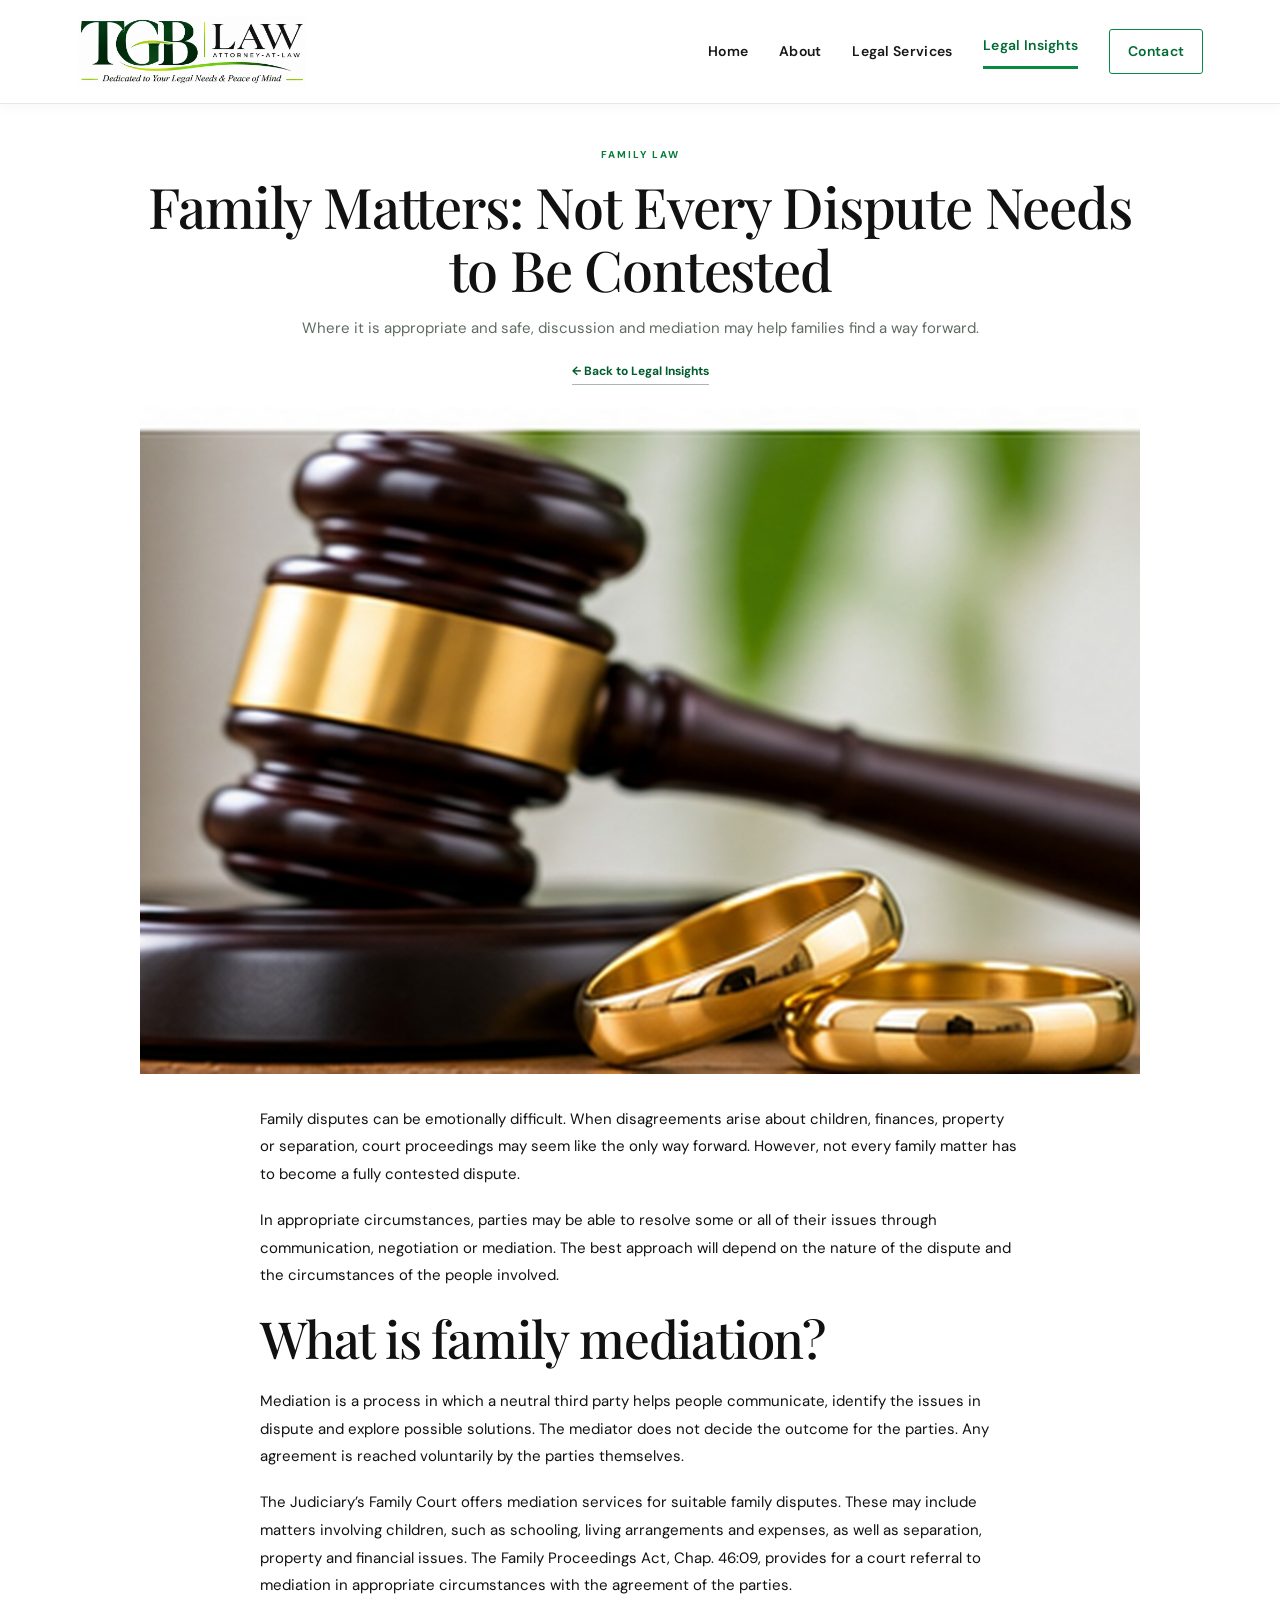
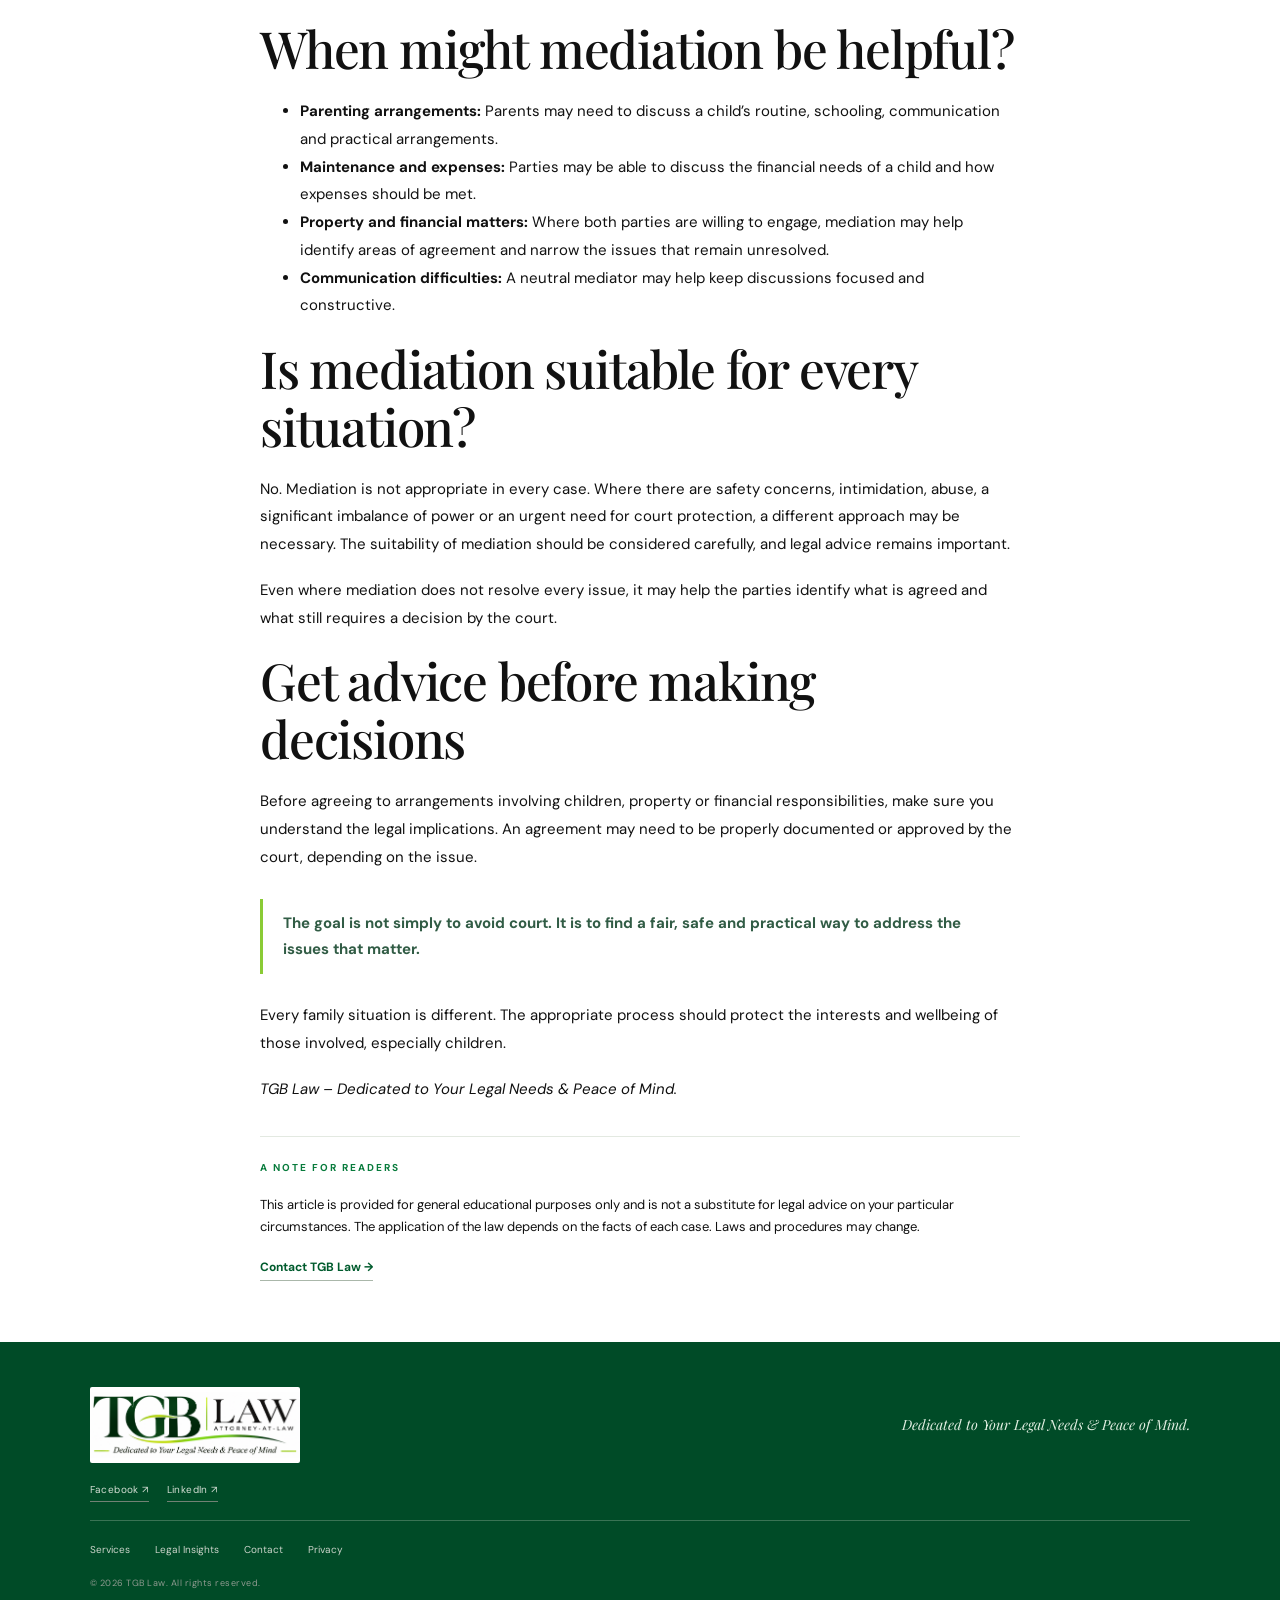
<file: insight-family-matters-mediation.html>
<!doctype html>
<html lang="en"><head><meta charset="utf-8"><meta name="viewport" content="width=device-width, initial-scale=1"><meta name="description" content="Some family matters can be addressed through discussion, negotiation or mediation rather than a fully contested court process."><title>Family Matters: Not Every Dispute Needs to Be Contested | TGB Law</title><link rel="preconnect" href="https://fonts.googleapis.com"><link href="https://fonts.googleapis.com/css2?family=DM+Sans:wght@400;500;600;700&family=Playfair+Display:wght@500;600;700&display=swap" rel="stylesheet"><link rel="stylesheet" href="assets/styles.css"></head>
<body><header class="site-header"><a class="brand" href="index.html"><img src="assets/tgb-law-logo-new.png" alt="TGB Law — Dedicated to Your Legal Needs &amp; Peace of Mind"></a><button class="menu-toggle" aria-label="Open navigation" aria-expanded="false">☰</button><nav class="main-nav"><a href="index.html">Home</a><a href="about.html">About</a><a href="services.html">Legal Services</a><a class="active" href="insights.html">Legal Insights</a><a class="nav-contact" href="contact.html">Contact</a></nav></header>
<main><section class="article-hero"><div class="article-hero-copy"><p class="eyebrow">FAMILY LAW</p><h1>Family Matters: Not Every Dispute Needs to Be Contested</h1><p class="page-intro">Where it is appropriate and safe, discussion and mediation may help families find a way forward.</p><a class="arrow-link" href="insights.html">← Back to Legal Insights</a></div><img src="assets/insight-family-matters.jpg" alt="A family law themed image representing discussion and resolution"></section><article class="legal-article"><p>Family disputes can be emotionally difficult. When disagreements arise about children, finances, property or separation, court proceedings may seem like the only way forward. However, not every family matter has to become a fully contested dispute.</p>
<p>In appropriate circumstances, parties may be able to resolve some or all of their issues through communication, negotiation or mediation. The best approach will depend on the nature of the dispute and the circumstances of the people involved.</p>
<h2>What is family mediation?</h2>
<p>Mediation is a process in which a neutral third party helps people communicate, identify the issues in dispute and explore possible solutions. The mediator does not decide the outcome for the parties. Any agreement is reached voluntarily by the parties themselves.</p>
<p>The Judiciary’s Family Court offers mediation services for suitable family disputes. These may include matters involving children, such as schooling, living arrangements and expenses, as well as separation, property and financial issues. The Family Proceedings Act, Chap. 46:09, provides for a court referral to mediation in appropriate circumstances with the agreement of the parties.</p>
<h2>When might mediation be helpful?</h2>
<ul>
<li><strong>Parenting arrangements:</strong> Parents may need to discuss a child’s routine, schooling, communication and practical arrangements.</li>
<li><strong>Maintenance and expenses:</strong> Parties may be able to discuss the financial needs of a child and how expenses should be met.</li>
<li><strong>Property and financial matters:</strong> Where both parties are willing to engage, mediation may help identify areas of agreement and narrow the issues that remain unresolved.</li>
<li><strong>Communication difficulties:</strong> A neutral mediator may help keep discussions focused and constructive.</li>
</ul>
<h2>Is mediation suitable for every situation?</h2>
<p>No. Mediation is not appropriate in every case. Where there are safety concerns, intimidation, abuse, a significant imbalance of power or an urgent need for court protection, a different approach may be necessary. The suitability of mediation should be considered carefully, and legal advice remains important.</p>
<p>Even where mediation does not resolve every issue, it may help the parties identify what is agreed and what still requires a decision by the court.</p>
<h2>Get advice before making decisions</h2>
<p>Before agreeing to arrangements involving children, property or financial responsibilities, make sure you understand the legal implications. An agreement may need to be properly documented or approved by the court, depending on the issue.</p>
<blockquote><strong>The goal is not simply to avoid court. It is to find a fair, safe and practical way to address the issues that matter.</strong></blockquote>
<p>Every family situation is different. The appropriate process should protect the interests and wellbeing of those involved, especially children.</p><p><em>TGB Law – Dedicated to Your Legal Needs &amp; Peace of Mind.</em></p><div class="article-endnote"><p class="eyebrow">A NOTE FOR READERS</p><p>This article is provided for general educational purposes only and is not a substitute for legal advice on your particular circumstances. The application of the law depends on the facts of each case. Laws and procedures may change.</p><a class="arrow-link" href="contact.html">Contact TGB Law <span>→</span></a></div></article></main>
<footer class="site-footer"><a class="brand brand-footer" href="index.html"><img src="assets/tgb-law-logo-new.png" alt="TGB Law — Dedicated to Your Legal Needs &amp; Peace of Mind"></a><p>Dedicated to Your Legal Needs &amp; Peace of Mind.</p><div class="social-links" aria-label="Social media"><a href="https://www.facebook.com/tgblawpractice" target="_blank" rel="noopener noreferrer" aria-label="TGB Law on Facebook">Facebook ↗</a><a href="https://www.linkedin.com/company/tgblawpractice" target="_blank" rel="noopener noreferrer" aria-label="TGB Law on LinkedIn">LinkedIn ↗</a></div><div class="footer-links"><a href="services.html">Services</a><a href="insights.html">Legal Insights</a><a href="contact.html">Contact</a><a href="privacy.html">Privacy</a></div><small>© <span id="year"></span> TGB Law. All rights reserved.</small></footer><script src="assets/script.js"></script></body></html>
</file>
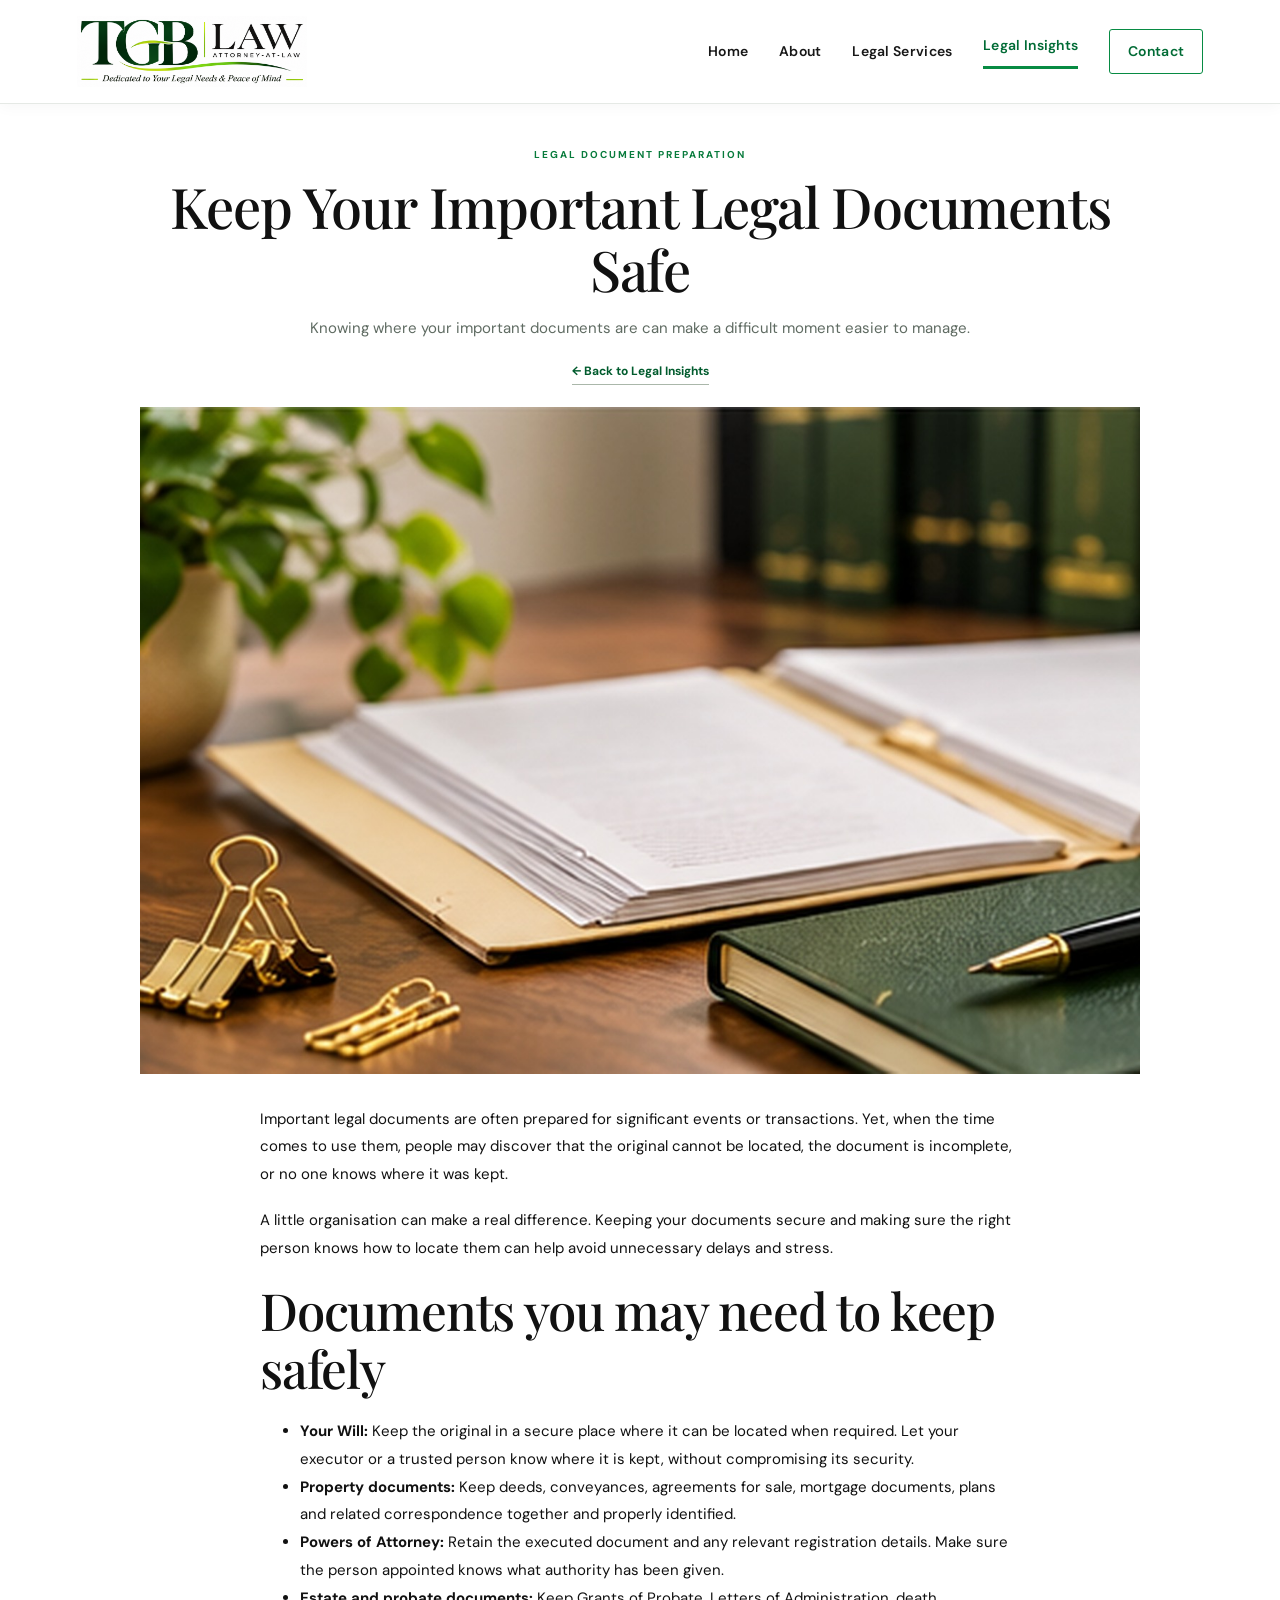
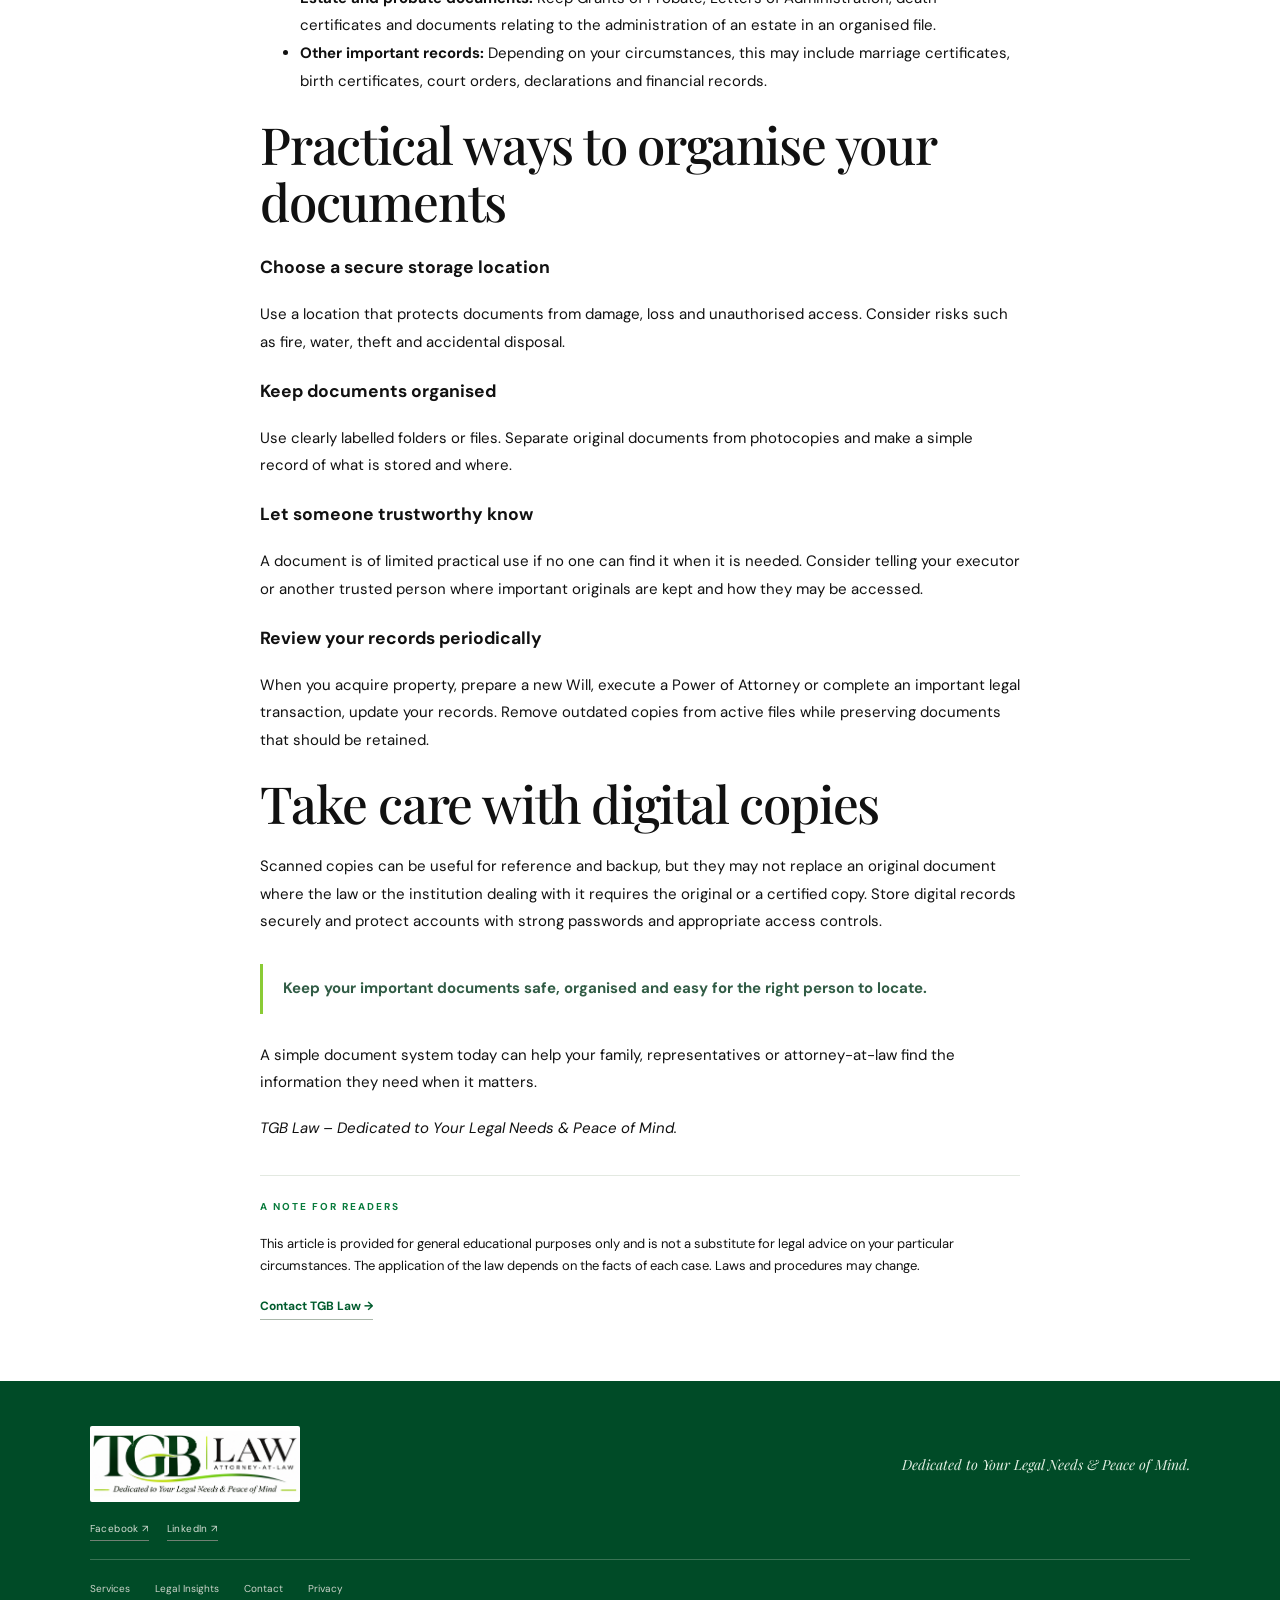
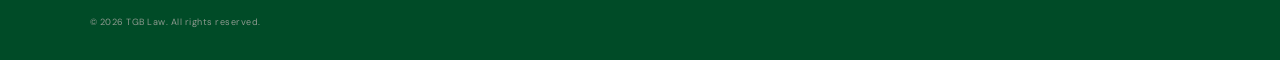
<file: insight-important-legal-documents.html>
<!doctype html>
<html lang="en"><head><meta charset="utf-8"><meta name="viewport" content="width=device-width, initial-scale=1"><meta name="description" content="Wills, deeds, powers of attorney and other important records should be organised, protected and accessible when needed."><title>Keep Your Important Legal Documents Safe | TGB Law</title><link rel="preconnect" href="https://fonts.googleapis.com"><link href="https://fonts.googleapis.com/css2?family=DM+Sans:wght@400;500;600;700&family=Playfair+Display:wght@500;600;700&display=swap" rel="stylesheet"><link rel="stylesheet" href="assets/styles.css"></head>
<body><header class="site-header"><a class="brand" href="index.html"><img src="assets/tgb-law-logo-new.png" alt="TGB Law — Dedicated to Your Legal Needs &amp; Peace of Mind"></a><button class="menu-toggle" aria-label="Open navigation" aria-expanded="false">☰</button><nav class="main-nav"><a href="index.html">Home</a><a href="about.html">About</a><a href="services.html">Legal Services</a><a class="active" href="insights.html">Legal Insights</a><a class="nav-contact" href="contact.html">Contact</a></nav></header>
<main><section class="article-hero"><div class="article-hero-copy"><p class="eyebrow">LEGAL DOCUMENT PREPARATION</p><h1>Keep Your Important Legal Documents Safe</h1><p class="page-intro">Knowing where your important documents are can make a difficult moment easier to manage.</p><a class="arrow-link" href="insights.html">← Back to Legal Insights</a></div><img src="assets/insight-important-legal-documents.jpg" alt="Organised legal papers and folders arranged neatly on a desk"></section><article class="legal-article"><p>Important legal documents are often prepared for significant events or transactions. Yet, when the time comes to use them, people may discover that the original cannot be located, the document is incomplete, or no one knows where it was kept.</p>
<p>A little organisation can make a real difference. Keeping your documents secure and making sure the right person knows how to locate them can help avoid unnecessary delays and stress.</p>
<h2>Documents you may need to keep safely</h2>
<ul>
<li><strong>Your Will:</strong> Keep the original in a secure place where it can be located when required. Let your executor or a trusted person know where it is kept, without compromising its security.</li>
<li><strong>Property documents:</strong> Keep deeds, conveyances, agreements for sale, mortgage documents, plans and related correspondence together and properly identified.</li>
<li><strong>Powers of Attorney:</strong> Retain the executed document and any relevant registration details. Make sure the person appointed knows what authority has been given.</li>
<li><strong>Estate and probate documents:</strong> Keep Grants of Probate, Letters of Administration, death certificates and documents relating to the administration of an estate in an organised file.</li>
<li><strong>Other important records:</strong> Depending on your circumstances, this may include marriage certificates, birth certificates, court orders, declarations and financial records.</li>
</ul>
<h2>Practical ways to organise your documents</h2>
<h3>Choose a secure storage location</h3>
<p>Use a location that protects documents from damage, loss and unauthorised access. Consider risks such as fire, water, theft and accidental disposal.</p>
<h3>Keep documents organised</h3>
<p>Use clearly labelled folders or files. Separate original documents from photocopies and make a simple record of what is stored and where.</p>
<h3>Let someone trustworthy know</h3>
<p>A document is of limited practical use if no one can find it when it is needed. Consider telling your executor or another trusted person where important originals are kept and how they may be accessed.</p>
<h3>Review your records periodically</h3>
<p>When you acquire property, prepare a new Will, execute a Power of Attorney or complete an important legal transaction, update your records. Remove outdated copies from active files while preserving documents that should be retained.</p>
<h2>Take care with digital copies</h2>
<p>Scanned copies can be useful for reference and backup, but they may not replace an original document where the law or the institution dealing with it requires the original or a certified copy. Store digital records securely and protect accounts with strong passwords and appropriate access controls.</p>
<blockquote><strong>Keep your important documents safe, organised and easy for the right person to locate.</strong></blockquote>
<p>A simple document system today can help your family, representatives or attorney-at-law find the information they need when it matters.</p><p><em>TGB Law – Dedicated to Your Legal Needs &amp; Peace of Mind.</em></p><div class="article-endnote"><p class="eyebrow">A NOTE FOR READERS</p><p>This article is provided for general educational purposes only and is not a substitute for legal advice on your particular circumstances. The application of the law depends on the facts of each case. Laws and procedures may change.</p><a class="arrow-link" href="contact.html">Contact TGB Law <span>→</span></a></div></article></main>
<footer class="site-footer"><a class="brand brand-footer" href="index.html"><img src="assets/tgb-law-logo-new.png" alt="TGB Law — Dedicated to Your Legal Needs &amp; Peace of Mind"></a><p>Dedicated to Your Legal Needs &amp; Peace of Mind.</p><div class="social-links" aria-label="Social media"><a href="https://www.facebook.com/tgblawpractice" target="_blank" rel="noopener noreferrer" aria-label="TGB Law on Facebook">Facebook ↗</a><a href="https://www.linkedin.com/company/tgblawpractice" target="_blank" rel="noopener noreferrer" aria-label="TGB Law on LinkedIn">LinkedIn ↗</a></div><div class="footer-links"><a href="services.html">Services</a><a href="insights.html">Legal Insights</a><a href="contact.html">Contact</a><a href="privacy.html">Privacy</a></div><small>© <span id="year"></span> TGB Law. All rights reserved.</small></footer><script src="assets/script.js"></script></body></html>
</file>
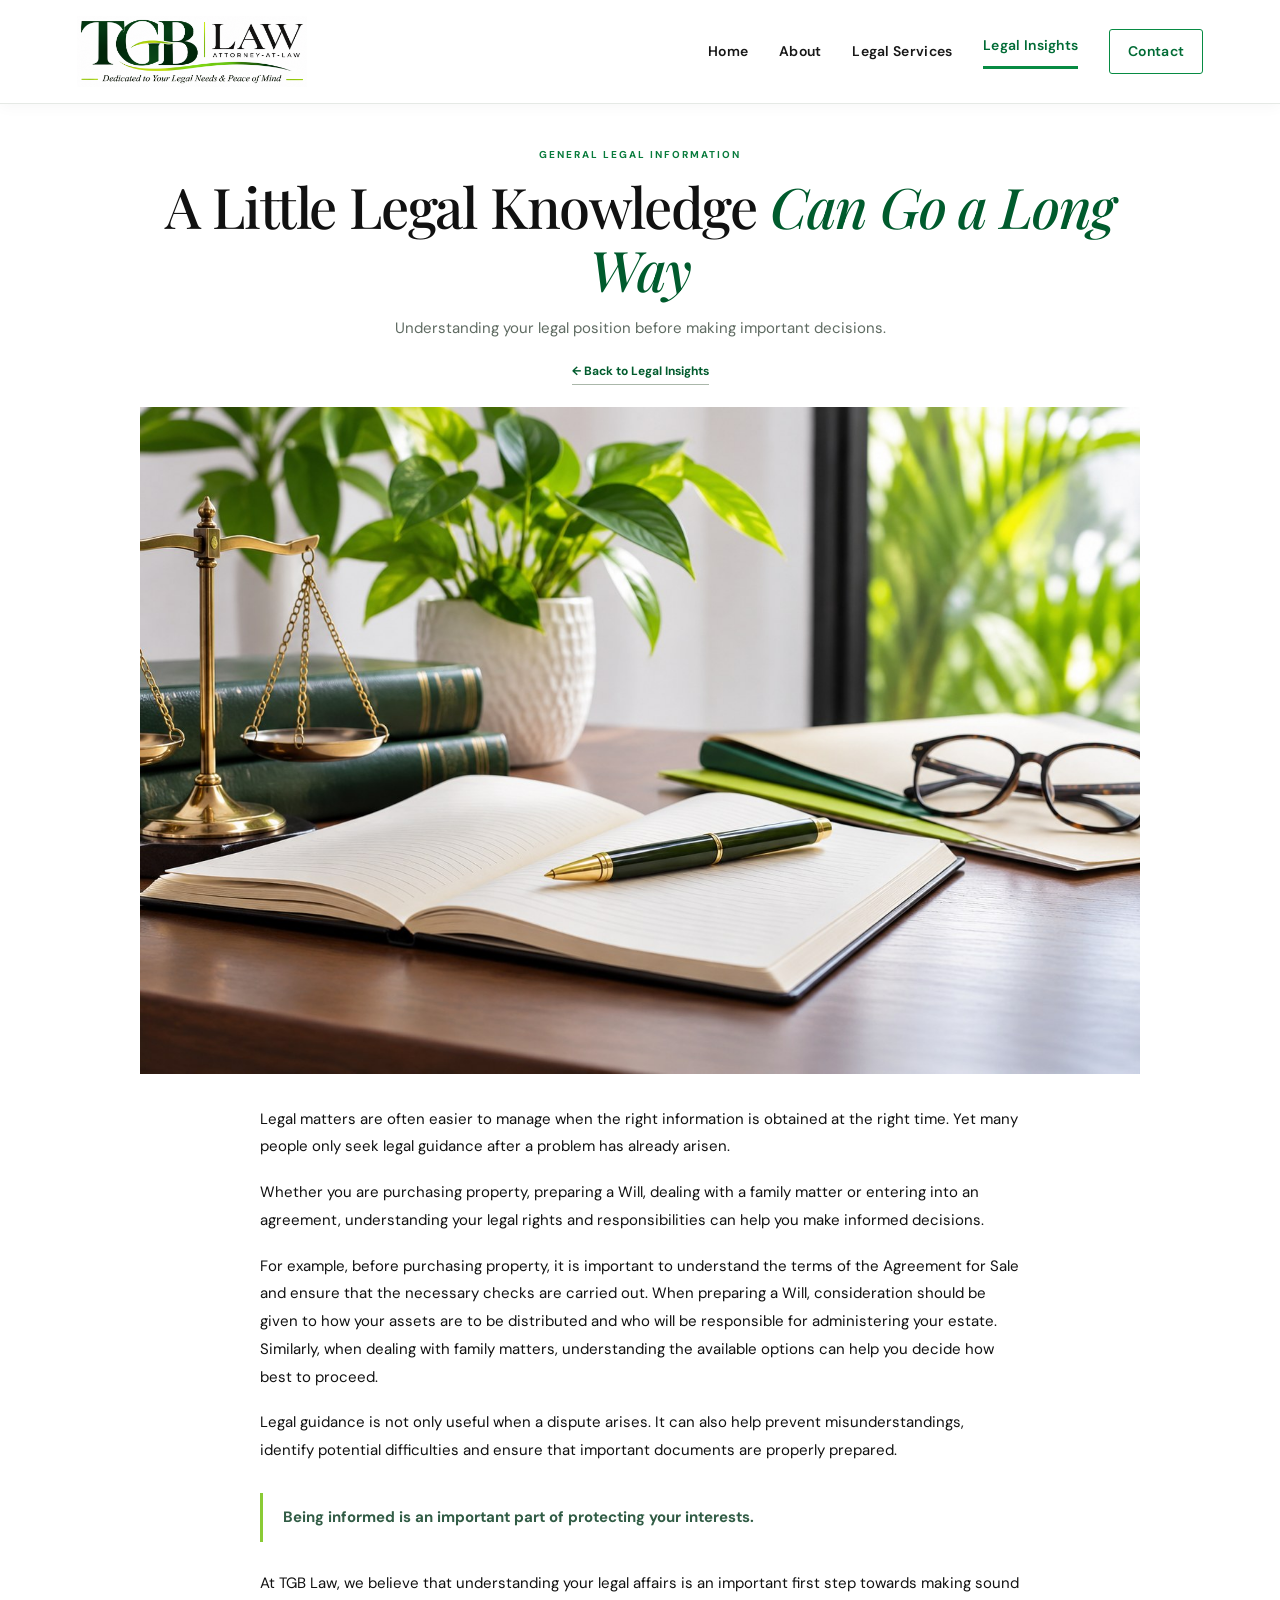
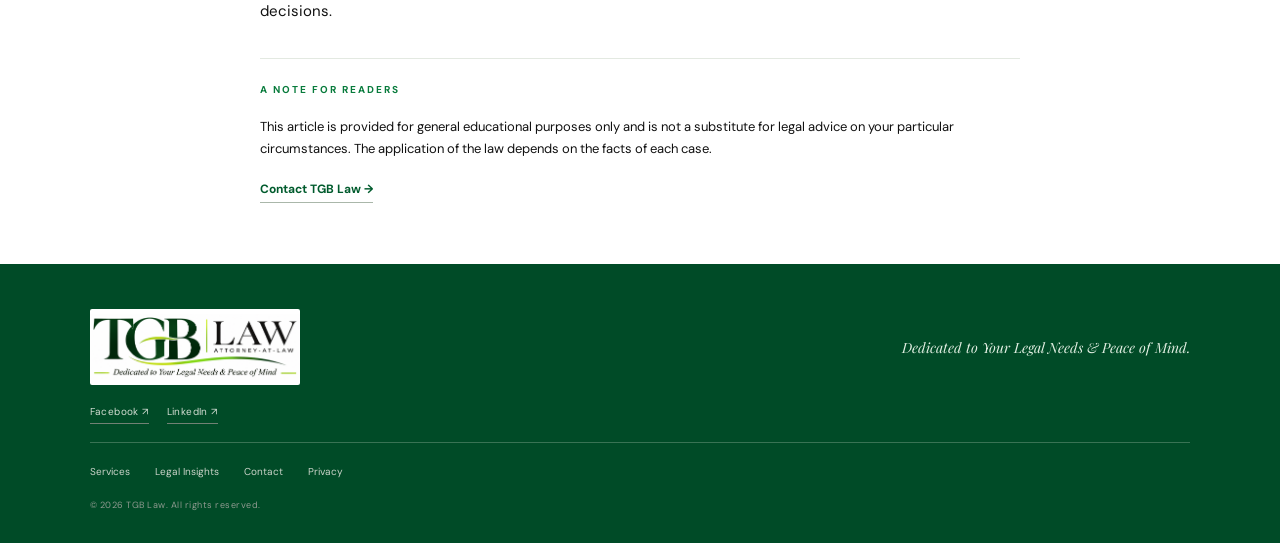
<file: insight-legal-knowledge.html>
<!doctype html>
<html lang="en">
<head>
<meta charset="utf-8">
<meta name="viewport" content="width=device-width, initial-scale=1">
<meta name="description" content="Learn why understanding your legal rights and responsibilities can help you make informed decisions and protect your interests.">
<title>A Little Legal Knowledge Can Go a Long Way | TGB Law</title>
<link rel="preconnect" href="https://fonts.googleapis.com">
<link href="https://fonts.googleapis.com/css2?family=DM+Sans:wght@400;500;600;700&family=Playfair+Display:wght@500;600;700&display=swap" rel="stylesheet">
<link rel="stylesheet" href="assets/styles.css">
</head>
<body>
<header class="site-header">
<a class="brand" href="index.html"><img src="assets/tgb-law-logo-new.png" alt="TGB Law — Dedicated to Your Legal Needs &amp; Peace of Mind"></a>
<button class="menu-toggle" aria-label="Open navigation" aria-expanded="false">☰</button>
<nav class="main-nav">
<a href="index.html">Home</a><a href="about.html">About</a><a href="services.html">Legal Services</a><a class="active" href="insights.html">Legal Insights</a><a class="nav-contact" href="contact.html">Contact</a>
</nav>
</header>
<main>
<section class="article-hero">
<div class="article-hero-copy">
<p class="eyebrow">GENERAL LEGAL INFORMATION</p>
<h1>A Little Legal Knowledge <em>Can Go a Long Way</em></h1>
<p class="page-intro">Understanding your legal position before making important decisions.</p>
<a class="arrow-link" href="insights.html">← Back to Legal Insights</a>
</div>
<img src="assets/insight-legal-knowledge.jpg" alt="Open notebook, pen, legal books and scales of justice in a bright professional office">
</section>
<article class="legal-article">
<p>Legal matters are often easier to manage when the right information is obtained at the right time. Yet many people only seek legal guidance after a problem has already arisen.</p>
<p>Whether you are purchasing property, preparing a Will, dealing with a family matter or entering into an agreement, understanding your legal rights and responsibilities can help you make informed decisions.</p>
<p>For example, before purchasing property, it is important to understand the terms of the Agreement for Sale and ensure that the necessary checks are carried out. When preparing a Will, consideration should be given to how your assets are to be distributed and who will be responsible for administering your estate. Similarly, when dealing with family matters, understanding the available options can help you decide how best to proceed.</p>
<p>Legal guidance is not only useful when a dispute arises. It can also help prevent misunderstandings, identify potential difficulties and ensure that important documents are properly prepared.</p>
<blockquote><strong>Being informed is an important part of protecting your interests.</strong></blockquote>
<p>At TGB Law, we believe that understanding your legal affairs is an important first step towards making sound decisions.</p>
<div class="article-endnote">
<p class="eyebrow">A NOTE FOR READERS</p>
<p>This article is provided for general educational purposes only and is not a substitute for legal advice on your particular circumstances. The application of the law depends on the facts of each case.</p>
<a class="arrow-link" href="contact.html">Contact TGB Law <span>→</span></a>
</div>
</article>
</main>
<footer class="site-footer">
<a class="brand brand-footer" href="index.html"><img src="assets/tgb-law-logo-new.png" alt="TGB Law — Dedicated to Your Legal Needs &amp; Peace of Mind"></a>
<p>Dedicated to Your Legal Needs &amp; Peace of Mind.</p>
<div class="social-links" aria-label="Social media">
<a href="https://www.facebook.com/tgblawpractice" target="_blank" rel="noopener noreferrer" aria-label="TGB Law on Facebook">Facebook ↗</a>
<a href="https://www.linkedin.com/company/tgblawpractice" target="_blank" rel="noopener noreferrer" aria-label="TGB Law on LinkedIn">LinkedIn ↗</a>
</div>
<div class="footer-links"><a href="services.html">Services</a><a href="insights.html">Legal Insights</a><a href="contact.html">Contact</a><a href="privacy.html">Privacy</a></div>
<small>© <span id="year"></span> TGB Law. All rights reserved.</small>
</footer>
<script src="assets/script.js"></script>
</body>
</html>
</file>
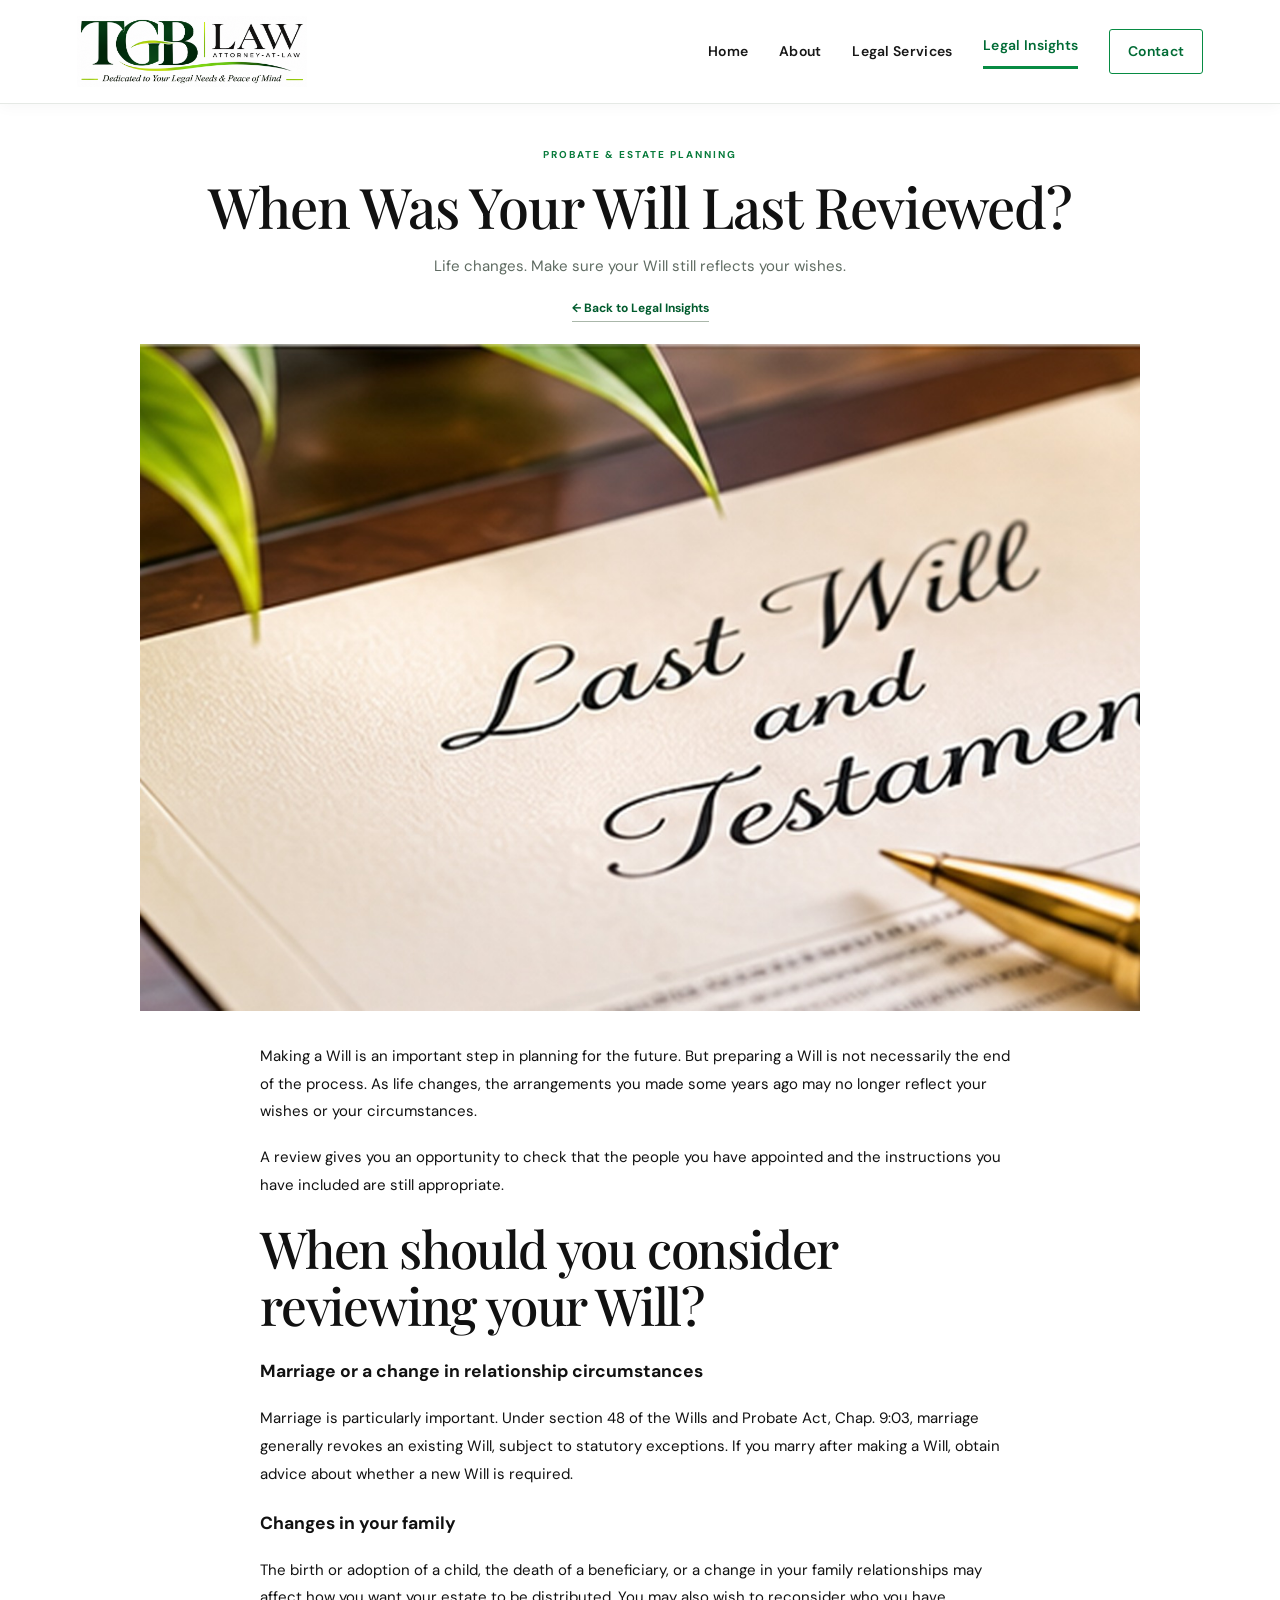
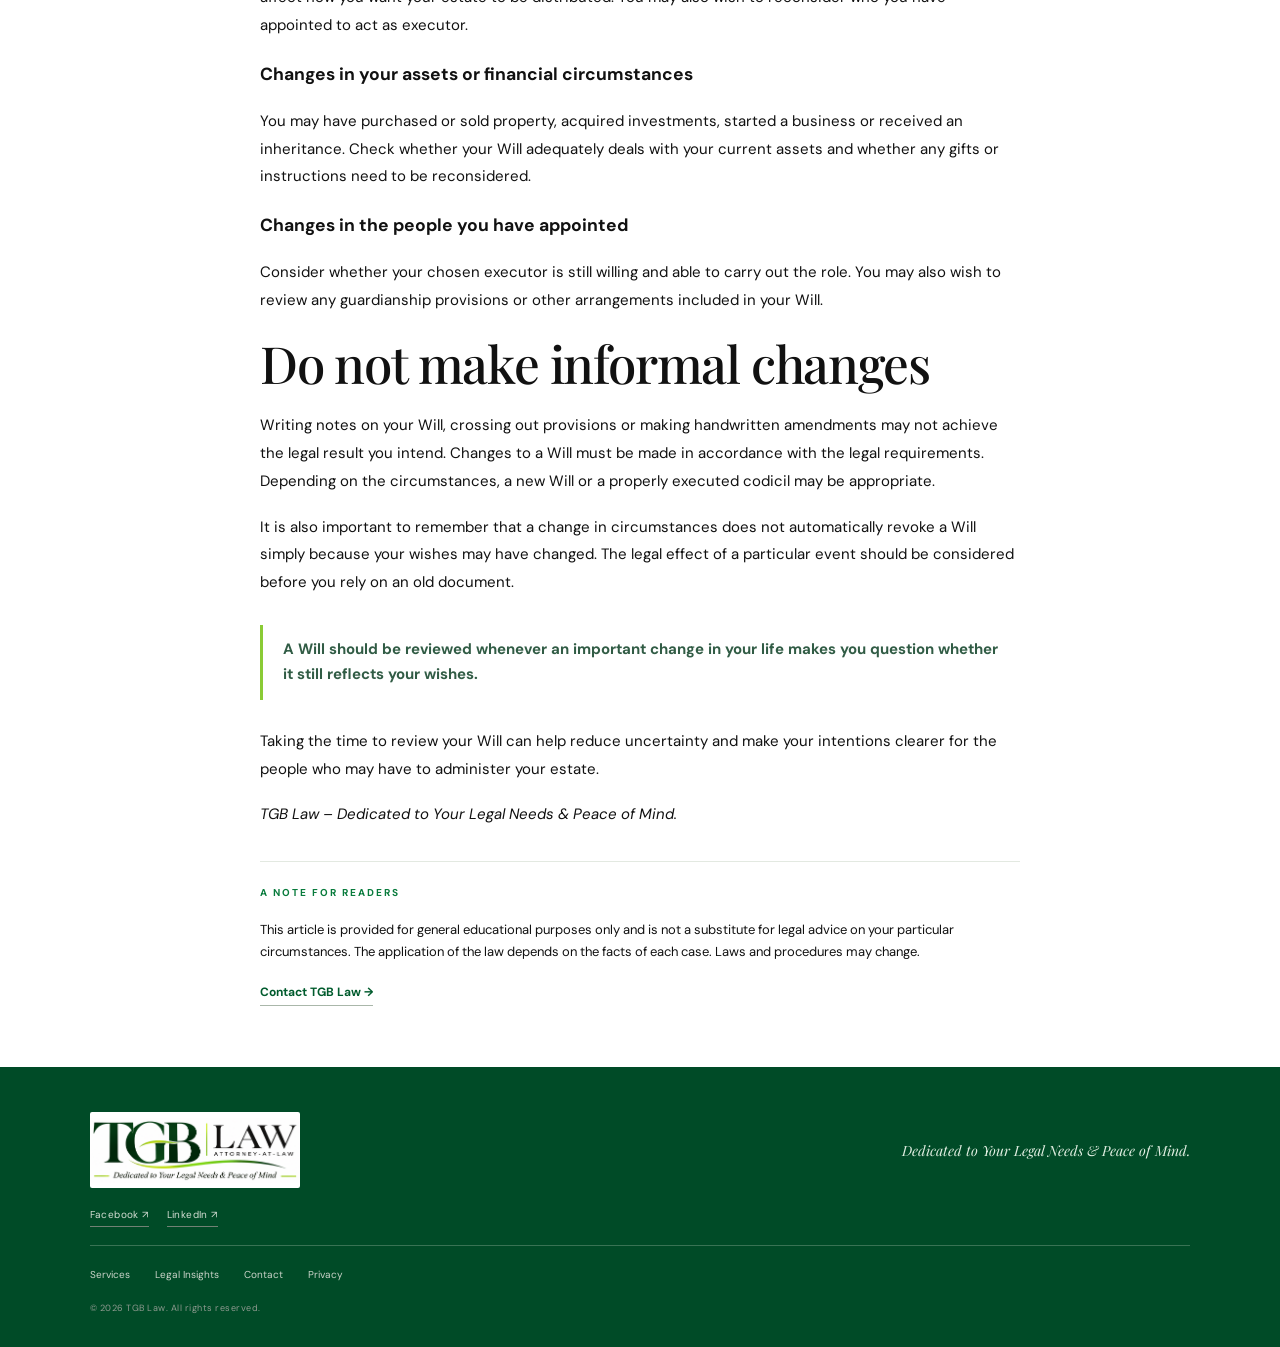
<file: insight-review-your-will.html>
<!doctype html>
<html lang="en"><head><meta charset="utf-8"><meta name="viewport" content="width=device-width, initial-scale=1"><meta name="description" content="A Will should reflect your current wishes and circumstances. Important life changes are a good reason to review your estate plan."><title>When Was Your Will Last Reviewed? | TGB Law</title><link rel="preconnect" href="https://fonts.googleapis.com"><link href="https://fonts.googleapis.com/css2?family=DM+Sans:wght@400;500;600;700&family=Playfair+Display:wght@500;600;700&display=swap" rel="stylesheet"><link rel="stylesheet" href="assets/styles.css"></head>
<body><header class="site-header"><a class="brand" href="index.html"><img src="assets/tgb-law-logo-new.png" alt="TGB Law — Dedicated to Your Legal Needs &amp; Peace of Mind"></a><button class="menu-toggle" aria-label="Open navigation" aria-expanded="false">☰</button><nav class="main-nav"><a href="index.html">Home</a><a href="about.html">About</a><a href="services.html">Legal Services</a><a class="active" href="insights.html">Legal Insights</a><a class="nav-contact" href="contact.html">Contact</a></nav></header>
<main><section class="article-hero"><div class="article-hero-copy"><p class="eyebrow">PROBATE & ESTATE PLANNING</p><h1>When Was Your Will Last Reviewed?</h1><p class="page-intro">Life changes. Make sure your Will still reflects your wishes.</p><a class="arrow-link" href="insights.html">← Back to Legal Insights</a></div><img src="assets/insight-review-your-will.jpg" alt="A neatly arranged will document and pen in a calm professional setting"></section><article class="legal-article"><p>Making a Will is an important step in planning for the future. But preparing a Will is not necessarily the end of the process. As life changes, the arrangements you made some years ago may no longer reflect your wishes or your circumstances.</p>
<p>A review gives you an opportunity to check that the people you have appointed and the instructions you have included are still appropriate.</p>
<h2>When should you consider reviewing your Will?</h2>
<h3>Marriage or a change in relationship circumstances</h3>
<p>Marriage is particularly important. Under section 48 of the Wills and Probate Act, Chap. 9:03, marriage generally revokes an existing Will, subject to statutory exceptions. If you marry after making a Will, obtain advice about whether a new Will is required.</p>
<h3>Changes in your family</h3>
<p>The birth or adoption of a child, the death of a beneficiary, or a change in your family relationships may affect how you want your estate to be distributed. You may also wish to reconsider who you have appointed to act as executor.</p>
<h3>Changes in your assets or financial circumstances</h3>
<p>You may have purchased or sold property, acquired investments, started a business or received an inheritance. Check whether your Will adequately deals with your current assets and whether any gifts or instructions need to be reconsidered.</p>
<h3>Changes in the people you have appointed</h3>
<p>Consider whether your chosen executor is still willing and able to carry out the role. You may also wish to review any guardianship provisions or other arrangements included in your Will.</p>
<h2>Do not make informal changes</h2>
<p>Writing notes on your Will, crossing out provisions or making handwritten amendments may not achieve the legal result you intend. Changes to a Will must be made in accordance with the legal requirements. Depending on the circumstances, a new Will or a properly executed codicil may be appropriate.</p>
<p>It is also important to remember that a change in circumstances does not automatically revoke a Will simply because your wishes may have changed. The legal effect of a particular event should be considered before you rely on an old document.</p>
<blockquote><strong>A Will should be reviewed whenever an important change in your life makes you question whether it still reflects your wishes.</strong></blockquote>
<p>Taking the time to review your Will can help reduce uncertainty and make your intentions clearer for the people who may have to administer your estate.</p><p><em>TGB Law – Dedicated to Your Legal Needs &amp; Peace of Mind.</em></p><div class="article-endnote"><p class="eyebrow">A NOTE FOR READERS</p><p>This article is provided for general educational purposes only and is not a substitute for legal advice on your particular circumstances. The application of the law depends on the facts of each case. Laws and procedures may change.</p><a class="arrow-link" href="contact.html">Contact TGB Law <span>→</span></a></div></article></main>
<footer class="site-footer"><a class="brand brand-footer" href="index.html"><img src="assets/tgb-law-logo-new.png" alt="TGB Law — Dedicated to Your Legal Needs &amp; Peace of Mind"></a><p>Dedicated to Your Legal Needs &amp; Peace of Mind.</p><div class="social-links" aria-label="Social media"><a href="https://www.facebook.com/tgblawpractice" target="_blank" rel="noopener noreferrer" aria-label="TGB Law on Facebook">Facebook ↗</a><a href="https://www.linkedin.com/company/tgblawpractice" target="_blank" rel="noopener noreferrer" aria-label="TGB Law on LinkedIn">LinkedIn ↗</a></div><div class="footer-links"><a href="services.html">Services</a><a href="insights.html">Legal Insights</a><a href="contact.html">Contact</a><a href="privacy.html">Privacy</a></div><small>© <span id="year"></span> TGB Law. All rights reserved.</small></footer><script src="assets/script.js"></script></body></html>
</file>
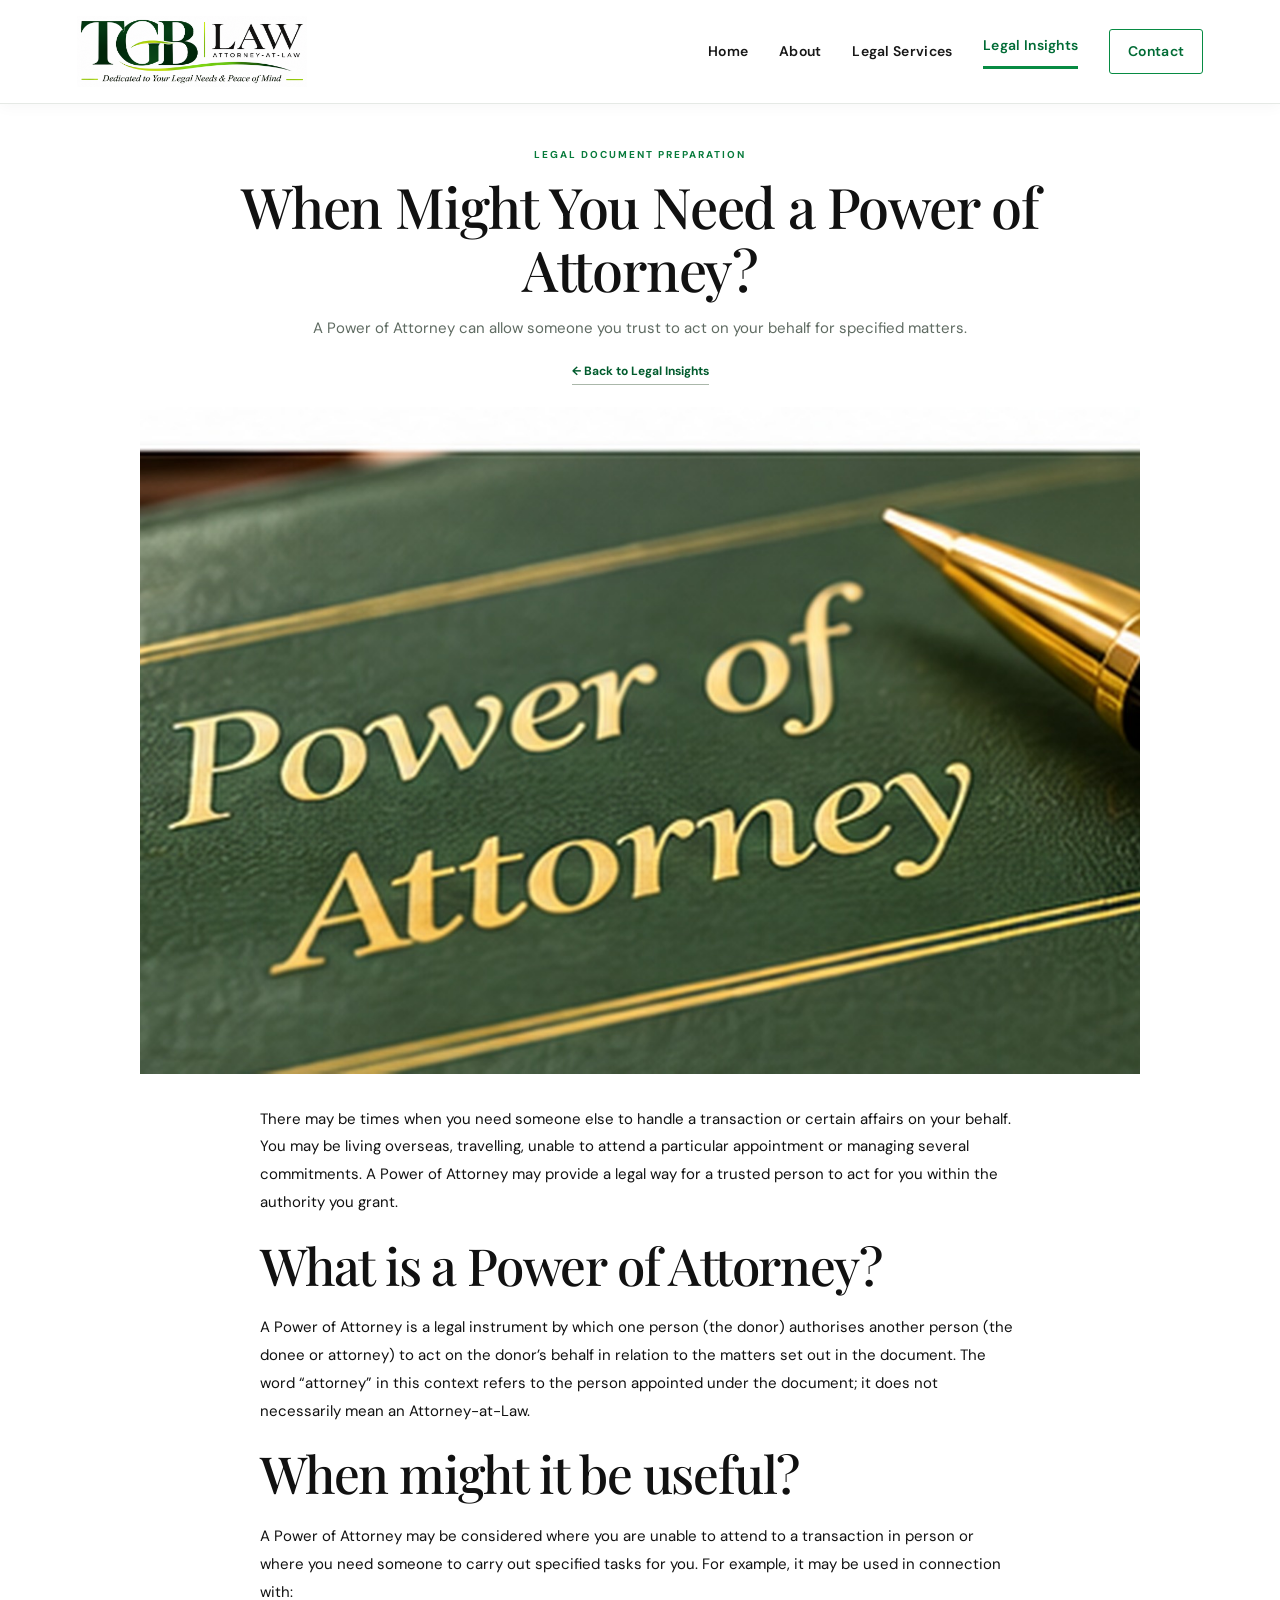
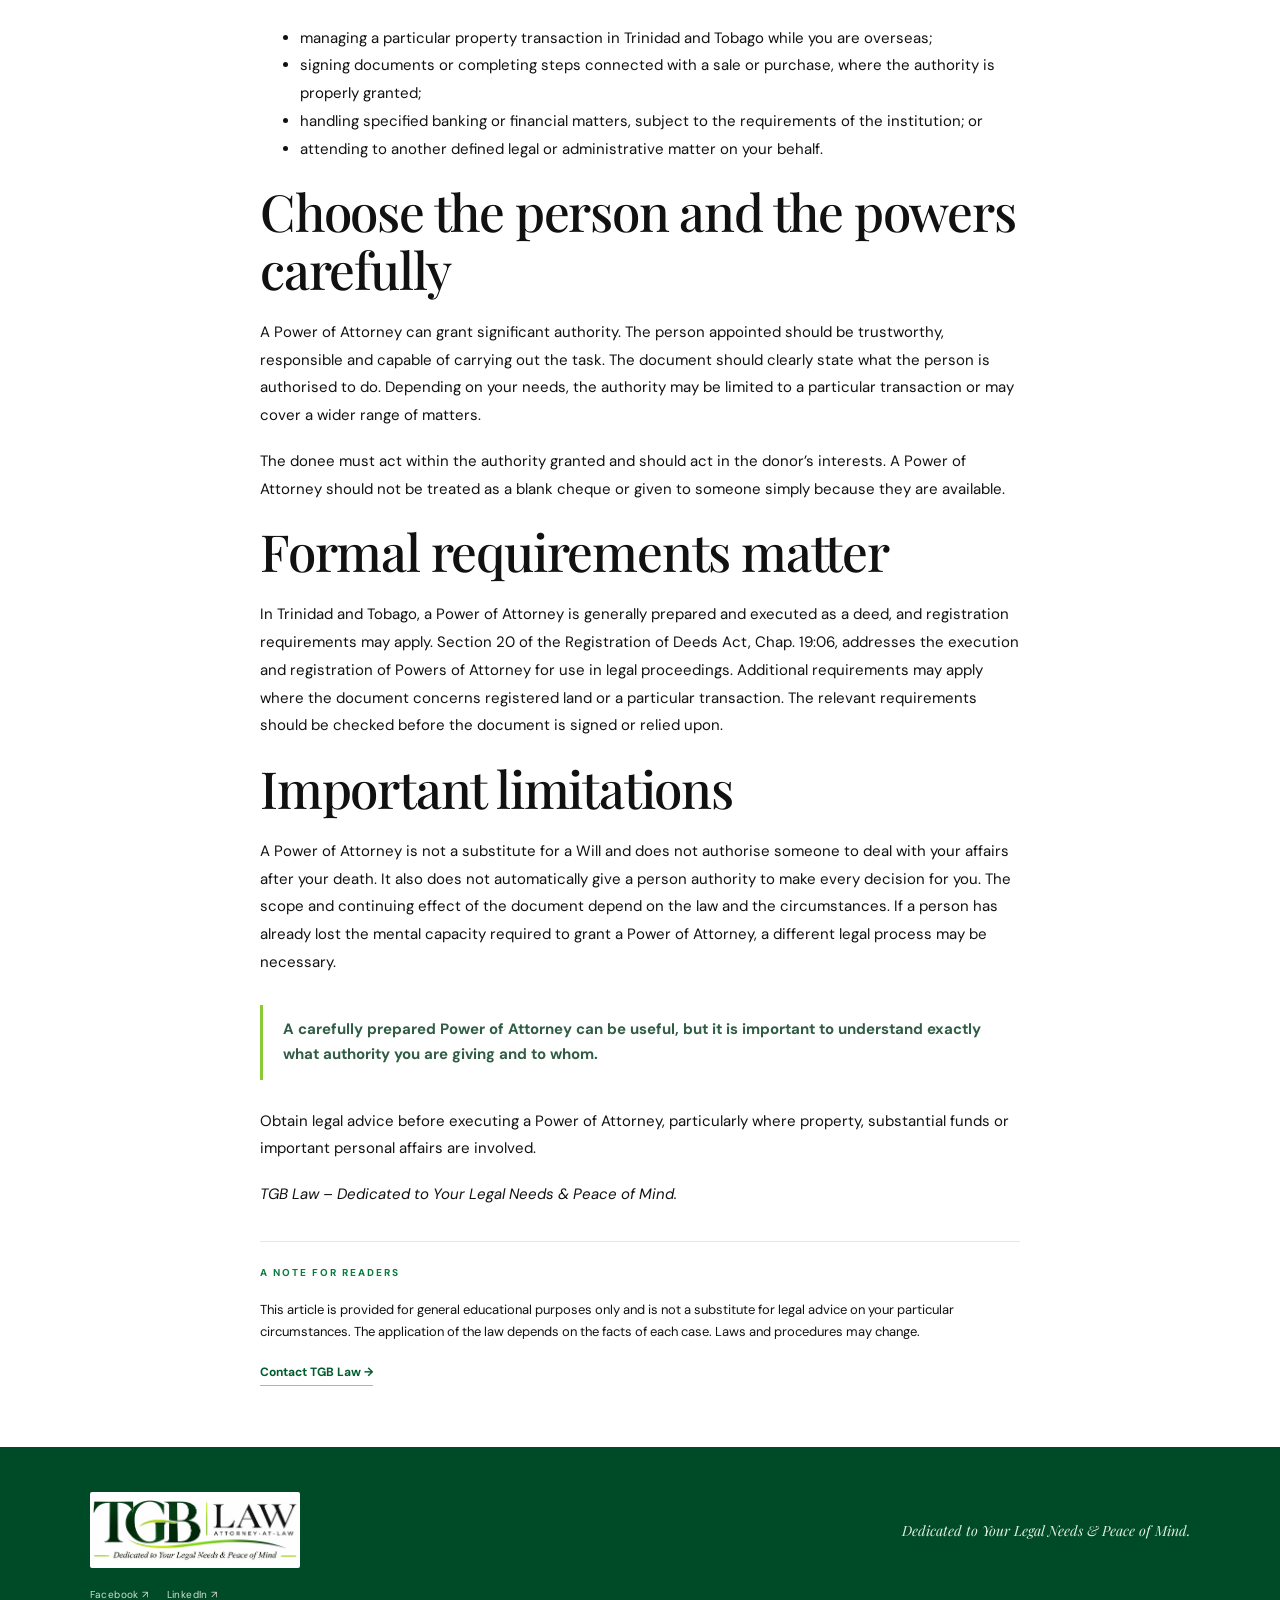
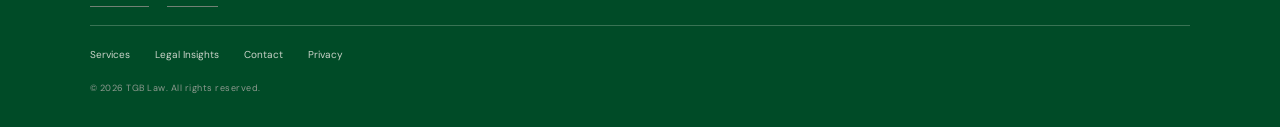
<file: insight-when-power-of-attorney.html>
<!doctype html>
<html lang="en"><head><meta charset="utf-8"><meta name="viewport" content="width=device-width, initial-scale=1"><meta name="description" content="Understand what a Power of Attorney does, when it may be useful and why the wording and choice of representative matter."><title>When Might You Need a Power of Attorney? | TGB Law</title><link rel="preconnect" href="https://fonts.googleapis.com"><link href="https://fonts.googleapis.com/css2?family=DM+Sans:wght@400;500;600;700&family=Playfair+Display:wght@500;600;700&display=swap" rel="stylesheet"><link rel="stylesheet" href="assets/styles.css"></head>
<body><header class="site-header"><a class="brand" href="index.html"><img src="assets/tgb-law-logo-new.png" alt="TGB Law — Dedicated to Your Legal Needs &amp; Peace of Mind"></a><button class="menu-toggle" aria-label="Open navigation" aria-expanded="false">☰</button><nav class="main-nav"><a href="index.html">Home</a><a href="about.html">About</a><a href="services.html">Legal Services</a><a class="active" href="insights.html">Legal Insights</a><a class="nav-contact" href="contact.html">Contact</a></nav></header>
<main><section class="article-hero"><div class="article-hero-copy"><p class="eyebrow">LEGAL DOCUMENT PREPARATION</p><h1>When Might You Need a Power of Attorney?</h1><p class="page-intro">A Power of Attorney can allow someone you trust to act on your behalf for specified matters.</p><a class="arrow-link" href="insights.html">← Back to Legal Insights</a></div><img src="assets/insight-when-power-of-attorney.jpg" alt="A Power of Attorney document and pen in a professional setting"></section><article class="legal-article"><p>There may be times when you need someone else to handle a transaction or certain affairs on your behalf. You may be living overseas, travelling, unable to attend a particular appointment or managing several commitments. A Power of Attorney may provide a legal way for a trusted person to act for you within the authority you grant.</p>
<h2>What is a Power of Attorney?</h2>
<p>A Power of Attorney is a legal instrument by which one person (the donor) authorises another person (the donee or attorney) to act on the donor’s behalf in relation to the matters set out in the document. The word “attorney” in this context refers to the person appointed under the document; it does not necessarily mean an Attorney-at-Law.</p>
<h2>When might it be useful?</h2>
<p>A Power of Attorney may be considered where you are unable to attend to a transaction in person or where you need someone to carry out specified tasks for you. For example, it may be used in connection with:</p>
<ul>
<li>managing a particular property transaction in Trinidad and Tobago while you are overseas;</li>
<li>signing documents or completing steps connected with a sale or purchase, where the authority is properly granted;</li>
<li>handling specified banking or financial matters, subject to the requirements of the institution; or</li>
<li>attending to another defined legal or administrative matter on your behalf.</li>
</ul>
<h2>Choose the person and the powers carefully</h2>
<p>A Power of Attorney can grant significant authority. The person appointed should be trustworthy, responsible and capable of carrying out the task. The document should clearly state what the person is authorised to do. Depending on your needs, the authority may be limited to a particular transaction or may cover a wider range of matters.</p>
<p>The donee must act within the authority granted and should act in the donor’s interests. A Power of Attorney should not be treated as a blank cheque or given to someone simply because they are available.</p>
<h2>Formal requirements matter</h2>
<p>In Trinidad and Tobago, a Power of Attorney is generally prepared and executed as a deed, and registration requirements may apply. Section 20 of the Registration of Deeds Act, Chap. 19:06, addresses the execution and registration of Powers of Attorney for use in legal proceedings. Additional requirements may apply where the document concerns registered land or a particular transaction. The relevant requirements should be checked before the document is signed or relied upon.</p>
<h2>Important limitations</h2>
<p>A Power of Attorney is not a substitute for a Will and does not authorise someone to deal with your affairs after your death. It also does not automatically give a person authority to make every decision for you. The scope and continuing effect of the document depend on the law and the circumstances. If a person has already lost the mental capacity required to grant a Power of Attorney, a different legal process may be necessary.</p>
<blockquote><strong>A carefully prepared Power of Attorney can be useful, but it is important to understand exactly what authority you are giving and to whom.</strong></blockquote>
<p>Obtain legal advice before executing a Power of Attorney, particularly where property, substantial funds or important personal affairs are involved.</p><p><em>TGB Law – Dedicated to Your Legal Needs &amp; Peace of Mind.</em></p><div class="article-endnote"><p class="eyebrow">A NOTE FOR READERS</p><p>This article is provided for general educational purposes only and is not a substitute for legal advice on your particular circumstances. The application of the law depends on the facts of each case. Laws and procedures may change.</p><a class="arrow-link" href="contact.html">Contact TGB Law <span>→</span></a></div></article></main>
<footer class="site-footer"><a class="brand brand-footer" href="index.html"><img src="assets/tgb-law-logo-new.png" alt="TGB Law — Dedicated to Your Legal Needs &amp; Peace of Mind"></a><p>Dedicated to Your Legal Needs &amp; Peace of Mind.</p><div class="social-links" aria-label="Social media"><a href="https://www.facebook.com/tgblawpractice" target="_blank" rel="noopener noreferrer" aria-label="TGB Law on Facebook">Facebook ↗</a><a href="https://www.linkedin.com/company/tgblawpractice" target="_blank" rel="noopener noreferrer" aria-label="TGB Law on LinkedIn">LinkedIn ↗</a></div><div class="footer-links"><a href="services.html">Services</a><a href="insights.html">Legal Insights</a><a href="contact.html">Contact</a><a href="privacy.html">Privacy</a></div><small>© <span id="year"></span> TGB Law. All rights reserved.</small></footer><script src="assets/script.js"></script></body></html>
</file>
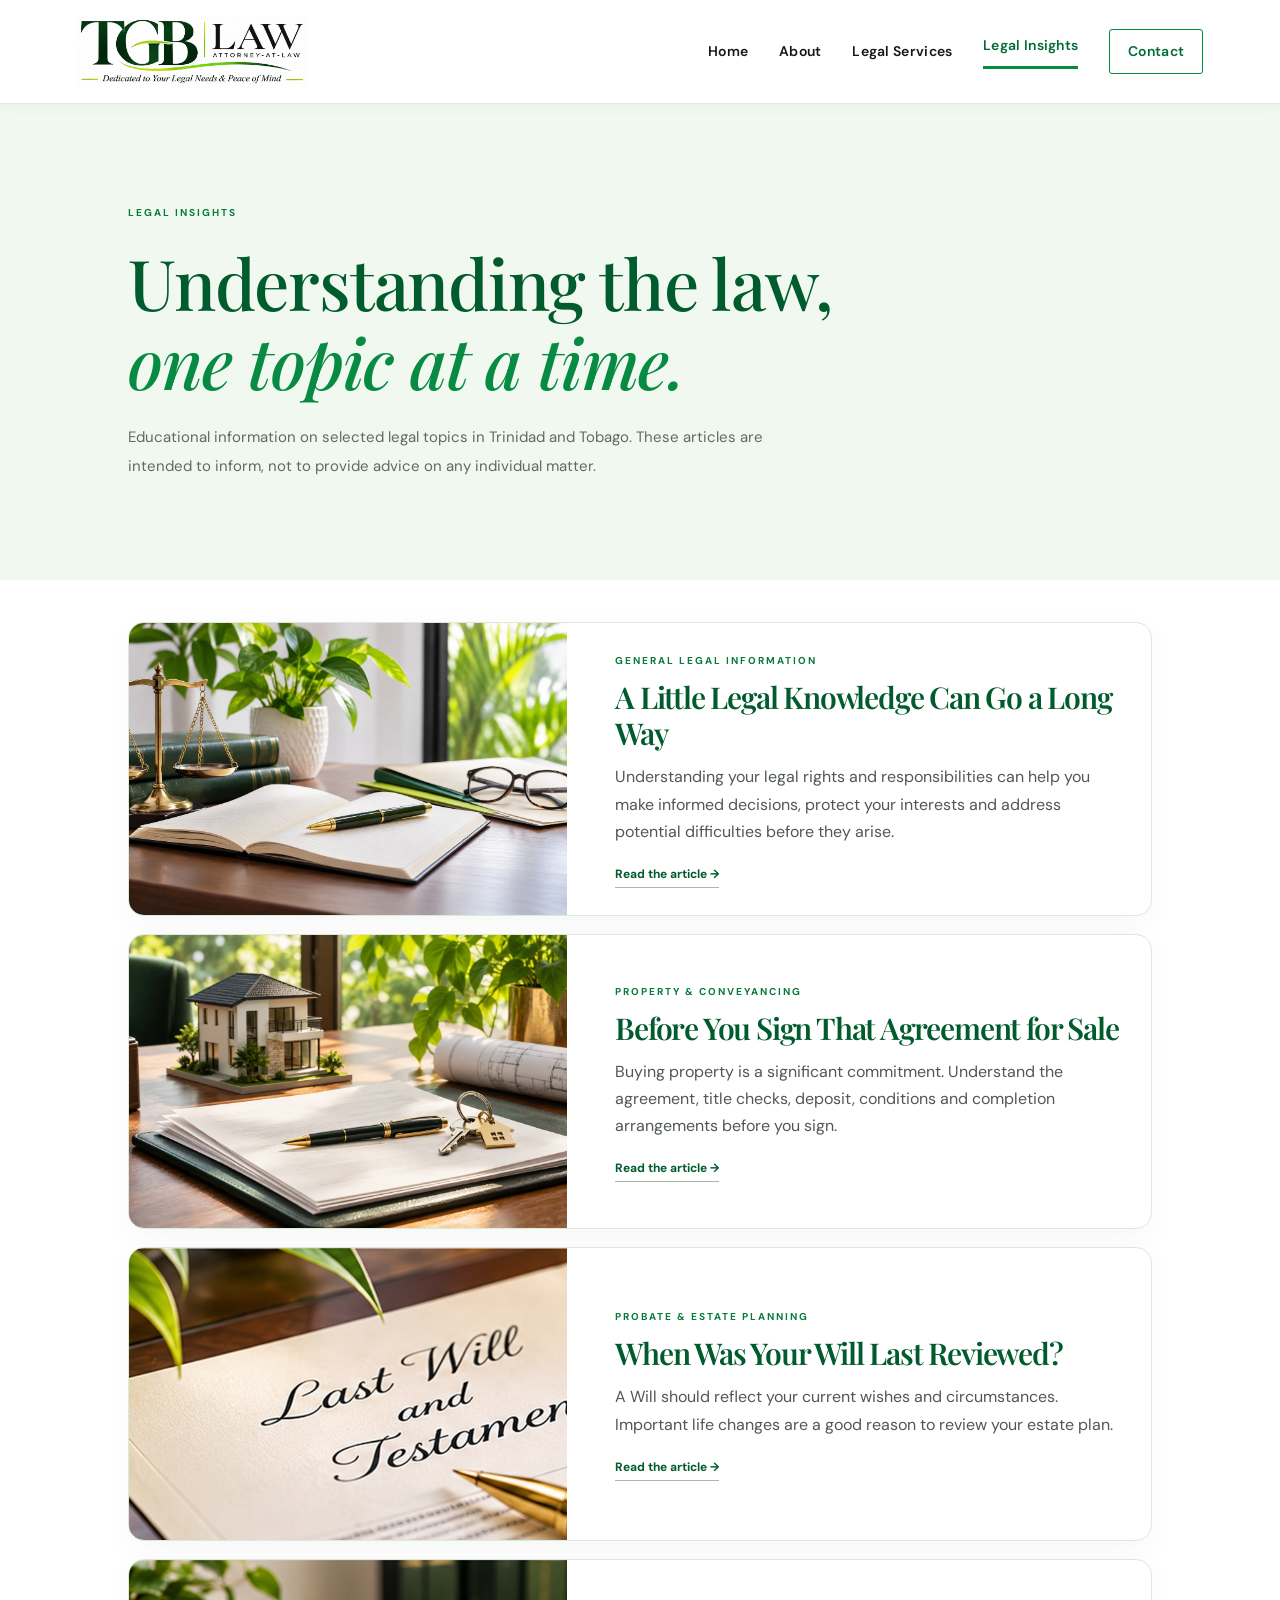
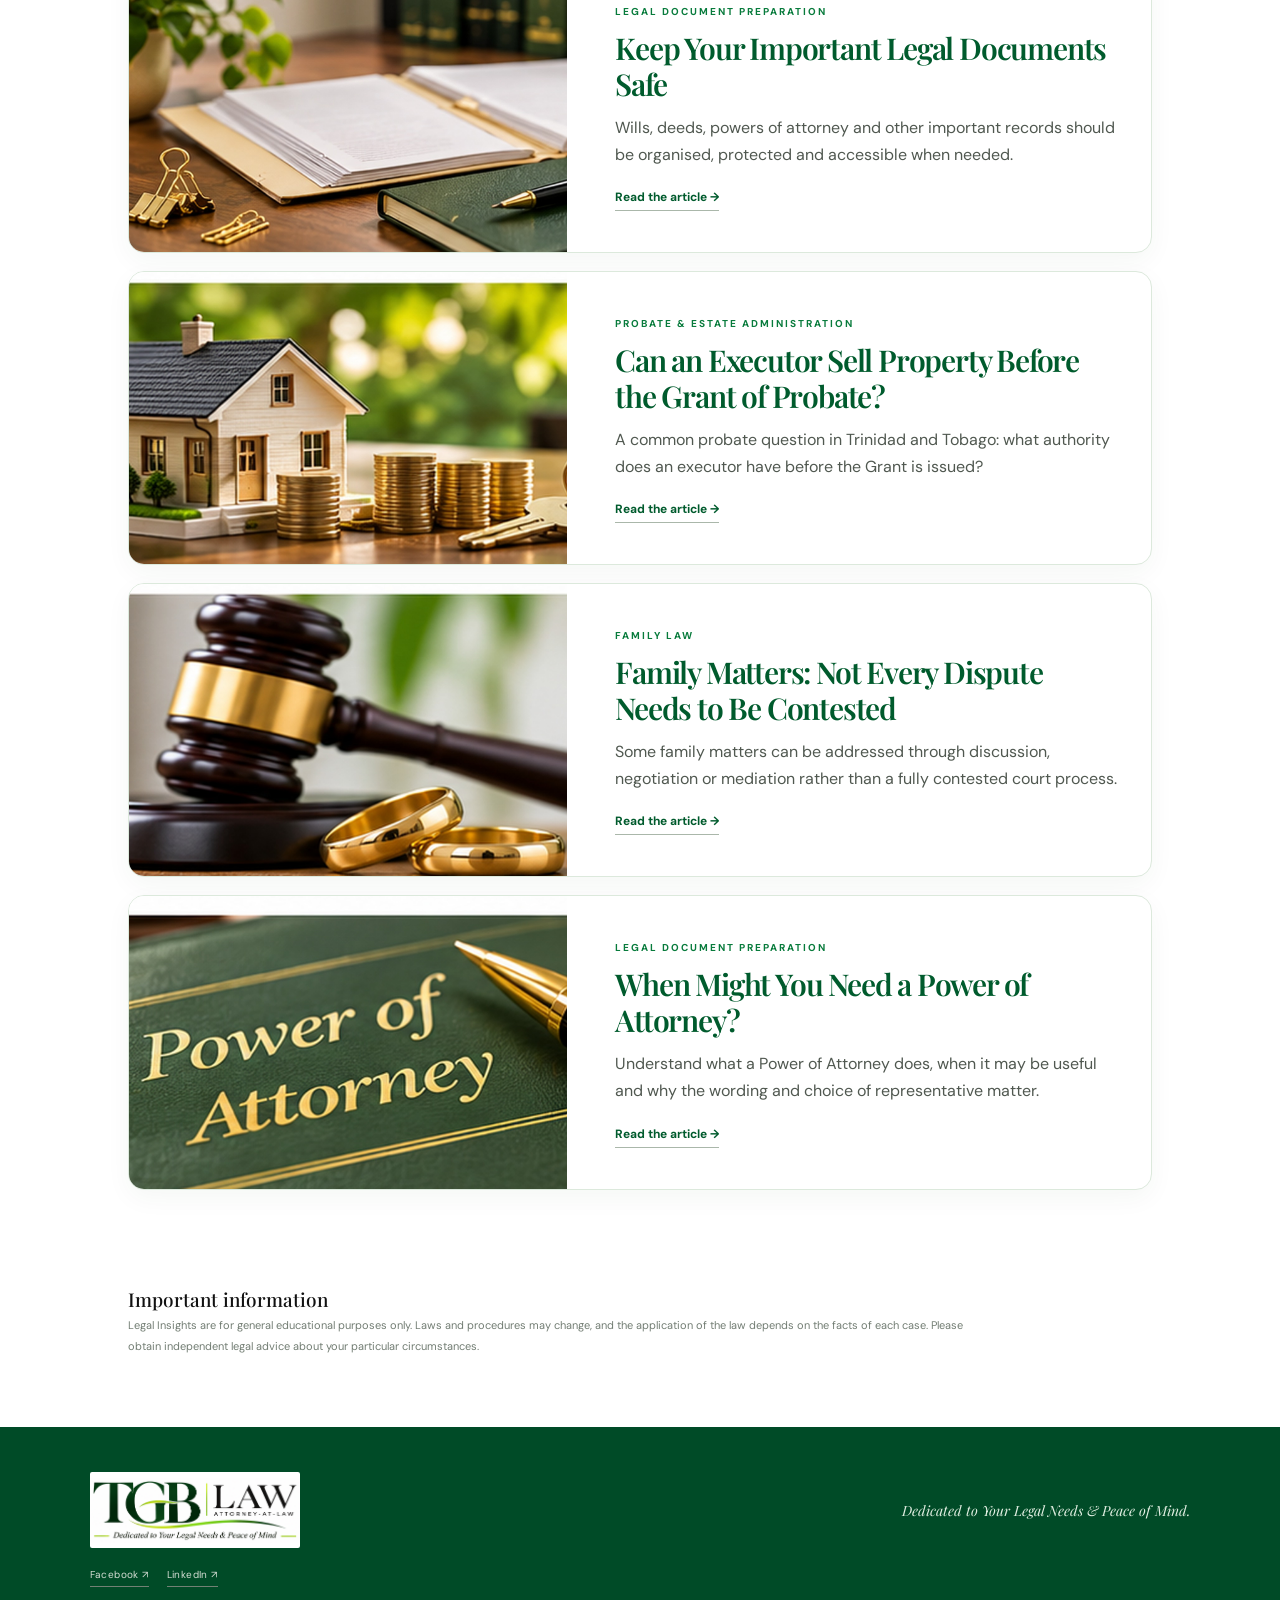
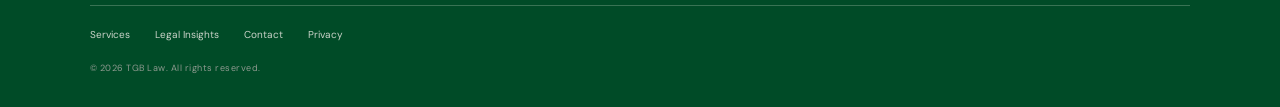
<file: insights.html>
<!doctype html><html lang="en"><head><meta charset="utf-8"><meta name="viewport" content="width=device-width, initial-scale=1"><meta name="description" content="General legal insights and educational information from TGB Law."><title>Legal Insights | TGB Law</title><link rel="preconnect" href="https://fonts.googleapis.com"><link href="https://fonts.googleapis.com/css2?family=DM+Sans:wght@400;500;600;700&family=Playfair+Display:wght@500;600;700&display=swap" rel="stylesheet"><link rel="stylesheet" href="assets/styles.css"><link rel="stylesheet" href="assets/insights.css"></head><body>
<header class="site-header"><a class="brand" href="index.html"><img src="assets/tgb-law-logo-new.png" alt="TGB Law — Dedicated to Your Legal Needs &amp; Peace of Mind"></a><button class="menu-toggle" aria-label="Open navigation" aria-expanded="false">☰</button><nav class="main-nav"><a href="index.html">Home</a><a href="about.html">About</a><a href="services.html">Legal Services</a><a class="active" href="insights.html">Legal Insights</a><a class="nav-contact" href="contact.html">Contact</a></nav></header>
<main><section class="page-hero"><p class="eyebrow">LEGAL INSIGHTS</p><h1>Understanding the law,<br><em>one topic at a time.</em></h1><p class="page-intro">Educational information on selected legal topics in Trinidad and Tobago. These articles are intended to inform, not to provide advice on any individual matter.</p></section>
<section class="section-wrap insights-listing">
<article class="insight-card">
<a class="insight-card-image" href="insight-legal-knowledge.html" aria-label="Read A Little Legal Knowledge Can Go a Long Way">
<img src="assets/insight-legal-knowledge.jpg" alt="Open notebook, pen, legal books and scales of justice in a bright professional office">
</a>
<div class="insight-card-copy">
<p class="eyebrow">GENERAL LEGAL INFORMATION</p>
<h2><a href="insight-legal-knowledge.html">A Little Legal Knowledge Can Go a Long Way</a></h2>
<p>Understanding your legal rights and responsibilities can help you make informed decisions, protect your interests and address potential difficulties before they arise.</p>
<a class="arrow-link" href="insight-legal-knowledge.html">Read the article <span>→</span></a>
</div>
</article>
<article class="insight-card">
<a class="insight-card-image" href="insight-agreement-for-sale.html" aria-label="Read Before You Sign That Agreement for Sale">
<img src="assets/insight-agreement-for-sale.jpg" alt="Property documents, house keys, a model home and architectural plans on a desk">
</a>
<div class="insight-card-copy">
<p class="eyebrow">PROPERTY &amp; CONVEYANCING</p>
<h2><a href="insight-agreement-for-sale.html">Before You Sign That Agreement for Sale</a></h2>
<p>Buying property is a significant commitment. Understand the agreement, title checks, deposit, conditions and completion arrangements before you sign.</p>
<a class="arrow-link" href="insight-agreement-for-sale.html">Read the article <span>→</span></a>
</div>
</article>

<article class="insight-card"><a class="insight-card-image" href="insight-review-your-will.html" aria-label="Read When Was Your Will Last Reviewed?"><img src="assets/insight-review-your-will.jpg" alt="A neatly arranged will document and pen in a calm professional setting"></a><div class="insight-card-copy"><p class="eyebrow">PROBATE & ESTATE PLANNING</p><h2><a href="insight-review-your-will.html">When Was Your Will Last Reviewed?</a></h2><p>A Will should reflect your current wishes and circumstances. Important life changes are a good reason to review your estate plan.</p><a class="arrow-link" href="insight-review-your-will.html">Read the article <span>→</span></a></div></article>
<article class="insight-card"><a class="insight-card-image" href="insight-important-legal-documents.html" aria-label="Read Keep Your Important Legal Documents Safe"><img src="assets/insight-important-legal-documents.jpg" alt="Organised legal papers and folders arranged neatly on a desk"></a><div class="insight-card-copy"><p class="eyebrow">LEGAL DOCUMENT PREPARATION</p><h2><a href="insight-important-legal-documents.html">Keep Your Important Legal Documents Safe</a></h2><p>Wills, deeds, powers of attorney and other important records should be organised, protected and accessible when needed.</p><a class="arrow-link" href="insight-important-legal-documents.html">Read the article <span>→</span></a></div></article>
<article class="insight-card"><a class="insight-card-image" href="insight-executor-sell-property.html" aria-label="Read Can an Executor Sell Property Before the Grant of Probate?"><img src="assets/insight-executor-sell-property.jpg" alt="Estate planning documents and a pen representing probate and estate administration"></a><div class="insight-card-copy"><p class="eyebrow">PROBATE & ESTATE ADMINISTRATION</p><h2><a href="insight-executor-sell-property.html">Can an Executor Sell Property Before the Grant of Probate?</a></h2><p>A common probate question in Trinidad and Tobago: what authority does an executor have before the Grant is issued?</p><a class="arrow-link" href="insight-executor-sell-property.html">Read the article <span>→</span></a></div></article>
<article class="insight-card"><a class="insight-card-image" href="insight-family-matters-mediation.html" aria-label="Read Family Matters: Not Every Dispute Needs to Be Contested"><img src="assets/insight-family-matters.jpg" alt="A family law themed image representing discussion and resolution"></a><div class="insight-card-copy"><p class="eyebrow">FAMILY LAW</p><h2><a href="insight-family-matters-mediation.html">Family Matters: Not Every Dispute Needs to Be Contested</a></h2><p>Some family matters can be addressed through discussion, negotiation or mediation rather than a fully contested court process.</p><a class="arrow-link" href="insight-family-matters-mediation.html">Read the article <span>→</span></a></div></article>
<article class="insight-card"><a class="insight-card-image" href="insight-when-power-of-attorney.html" aria-label="Read When Might You Need a Power of Attorney?"><img src="assets/insight-when-power-of-attorney.jpg" alt="A Power of Attorney document and pen in a professional setting"></a><div class="insight-card-copy"><p class="eyebrow">LEGAL DOCUMENT PREPARATION</p><h2><a href="insight-when-power-of-attorney.html">When Might You Need a Power of Attorney?</a></h2><p>Understand what a Power of Attorney does, when it may be useful and why the wording and choice of representative matter.</p><a class="arrow-link" href="insight-when-power-of-attorney.html">Read the article <span>→</span></a></div></article>
</section>
<section class="notice section-wrap"><strong>Important information</strong><p>Legal Insights are for general educational purposes only. Laws and procedures may change, and the application of the law depends on the facts of each case. Please obtain independent legal advice about your particular circumstances.</p></section></main>
<footer class="site-footer"><a class="brand brand-footer" href="index.html"><img src="assets/tgb-law-logo-new.png" alt="TGB Law — Dedicated to Your Legal Needs &amp; Peace of Mind"></a><p>Dedicated to Your Legal Needs &amp; Peace of Mind.</p>
<div class="social-links" aria-label="Social media">
  <a href="https://www.facebook.com/tgblawpractice" target="_blank" rel="noopener noreferrer" aria-label="TGB Law on Facebook">Facebook ↗</a>
  <a href="https://www.linkedin.com/company/tgblawpractice" target="_blank" rel="noopener noreferrer" aria-label="TGB Law on LinkedIn">LinkedIn ↗</a>
</div>
<div class="footer-links"><a href="services.html">Services</a><a href="insights.html">Legal Insights</a><a href="contact.html">Contact</a><a href="privacy.html">Privacy</a></div><small>© <span id="year"></span> TGB Law. All rights reserved.</small></footer><script src="assets/script.js"></script></body></html>
</file>
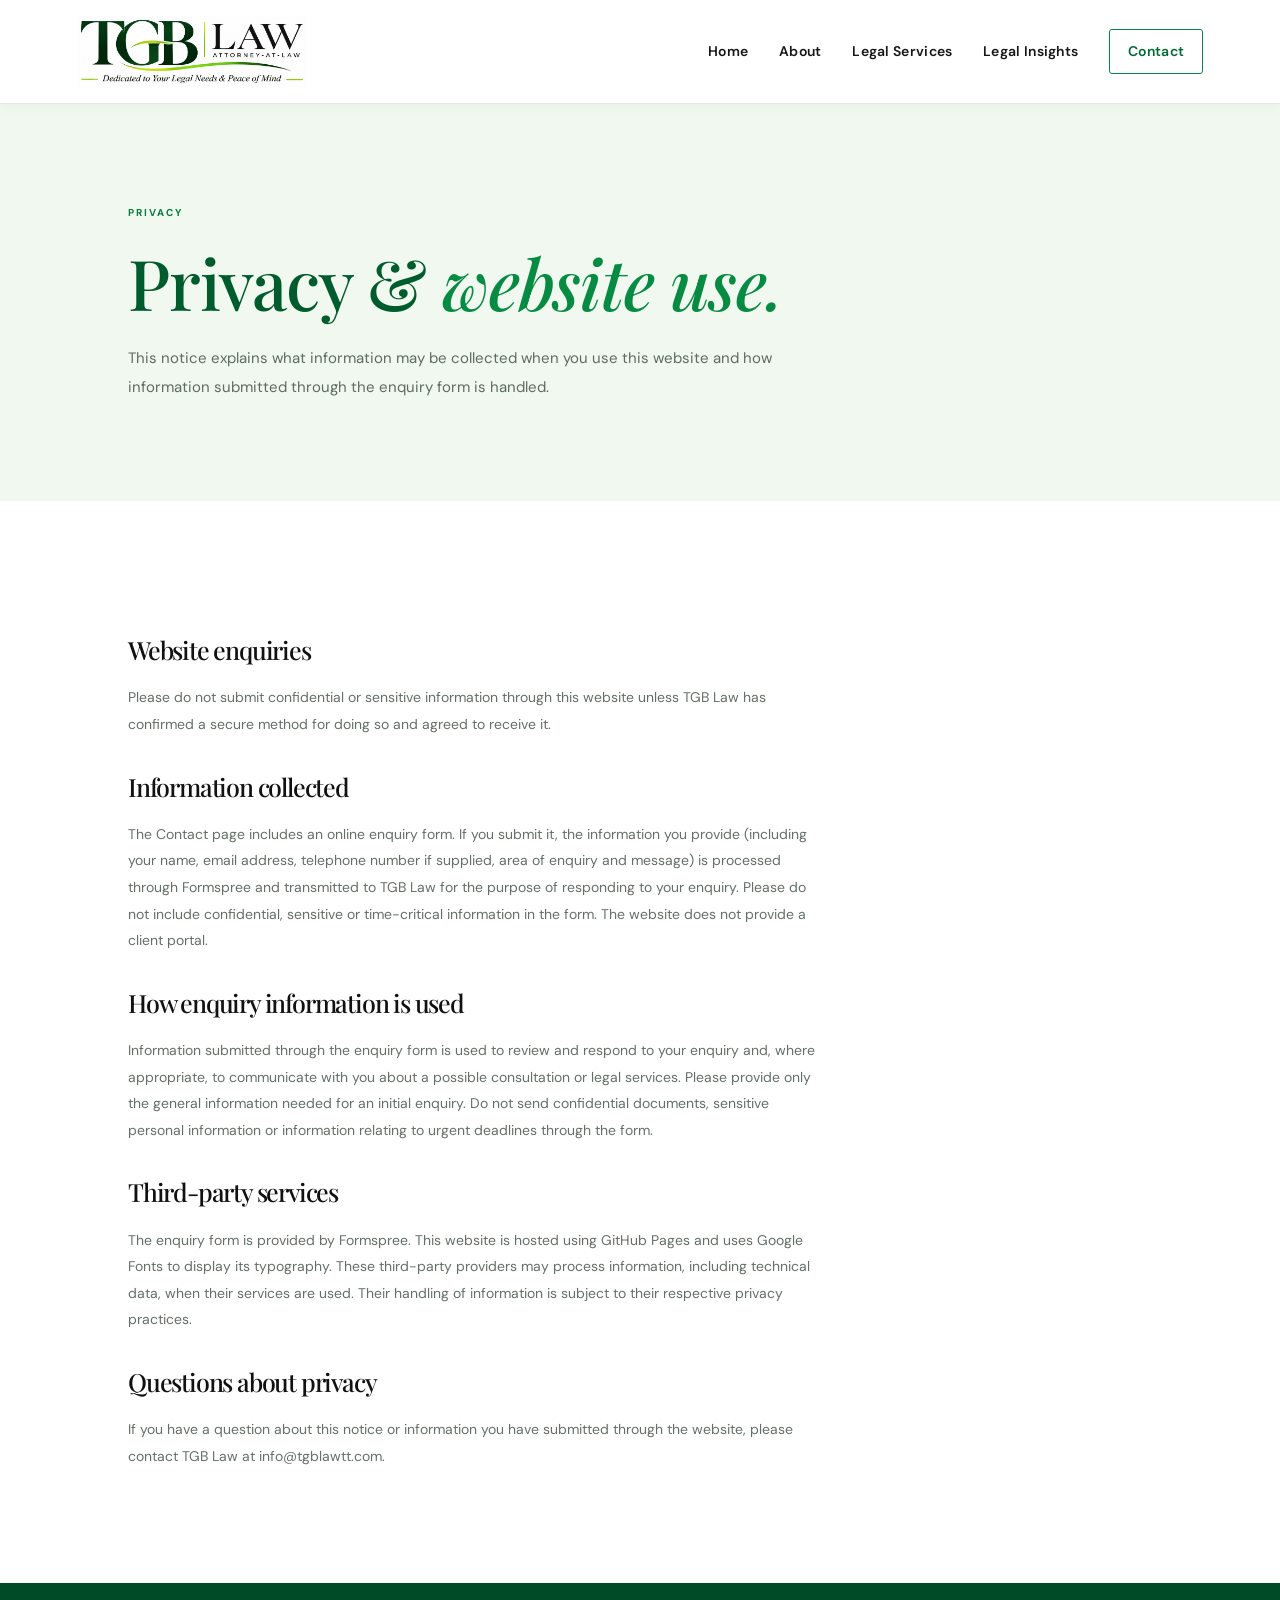
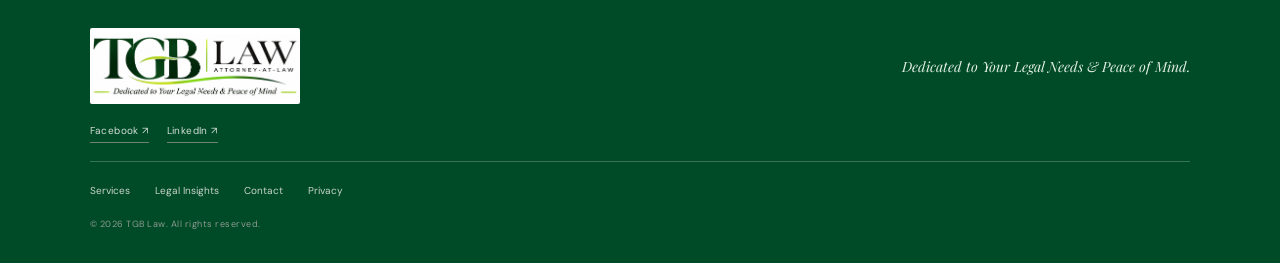
<file: privacy.html>
<!doctype html><html lang="en"><head><meta charset="utf-8"><meta name="viewport" content="width=device-width, initial-scale=1"><title>Privacy | TGB Law</title><link rel="preconnect" href="https://fonts.googleapis.com"><link href="https://fonts.googleapis.com/css2?family=DM+Sans:wght@400;500;600;700&family=Playfair+Display:wght@500;600;700&display=swap" rel="stylesheet"><link rel="stylesheet" href="assets/styles.css"></head><body>
<header class="site-header"><a class="brand" href="index.html"><img src="assets/tgb-law-logo-new.png" alt="TGB Law — Dedicated to Your Legal Needs &amp; Peace of Mind"></a><button class="menu-toggle" aria-label="Open navigation" aria-expanded="false">☰</button><nav class="main-nav"><a href="index.html">Home</a><a href="about.html">About</a><a href="services.html">Legal Services</a><a href="insights.html">Legal Insights</a><a class="nav-contact" href="contact.html">Contact</a></nav></header>
<main><section class="page-hero"><p class="eyebrow">PRIVACY</p><h1>Privacy &amp; <em>website use.</em></h1><p class="page-intro">This notice explains what information may be collected when you use this website and how information submitted through the enquiry form is handled.</p></section><section class="section-wrap legal-copy"><h2>Website enquiries</h2><p>Please do not submit confidential or sensitive information through this website unless TGB Law has confirmed a secure method for doing so and agreed to receive it.</p><h2>Information collected</h2><p>The Contact page includes an online enquiry form. If you submit it, the information you provide (including your name, email address, telephone number if supplied, area of enquiry and message) is processed through Formspree and transmitted to TGB Law for the purpose of responding to your enquiry. Please do not include confidential, sensitive or time-critical information in the form. The website does not provide a client portal.</p><h2>How enquiry information is used</h2><p>Information submitted through the enquiry form is used to review and respond to your enquiry and, where appropriate, to communicate with you about a possible consultation or legal services. Please provide only the general information needed for an initial enquiry. Do not send confidential documents, sensitive personal information or information relating to urgent deadlines through the form.</p><h2>Third-party services</h2><p>The enquiry form is provided by Formspree. This website is hosted using GitHub Pages and uses Google Fonts to display its typography. These third-party providers may process information, including technical data, when their services are used. Their handling of information is subject to their respective privacy practices.</p><h2>Questions about privacy</h2><p>If you have a question about this notice or information you have submitted through the website, please contact TGB Law at <a href="mailto:info@tgblawtt.com">info@tgblawtt.com</a>.</p></section></main><footer class="site-footer"><a class="brand brand-footer" href="index.html"><img src="assets/tgb-law-logo-new.png" alt="TGB Law — Dedicated to Your Legal Needs &amp; Peace of Mind"></a><p>Dedicated to Your Legal Needs &amp; Peace of Mind.</p>
<div class="social-links" aria-label="Social media">
  <a href="https://www.facebook.com/tgblawpractice" target="_blank" rel="noopener noreferrer" aria-label="TGB Law on Facebook">Facebook ↗</a>
  <a href="https://www.linkedin.com/company/tgblawpractice" target="_blank" rel="noopener noreferrer" aria-label="TGB Law on LinkedIn">LinkedIn ↗</a>
</div>
<div class="footer-links"><a href="services.html">Services</a><a href="insights.html">Legal Insights</a><a href="contact.html">Contact</a><a href="privacy.html">Privacy</a></div><small>© <span id="year"></span> TGB Law. All rights reserved.</small></footer><script src="assets/script.js"></script></body></html>
</file>
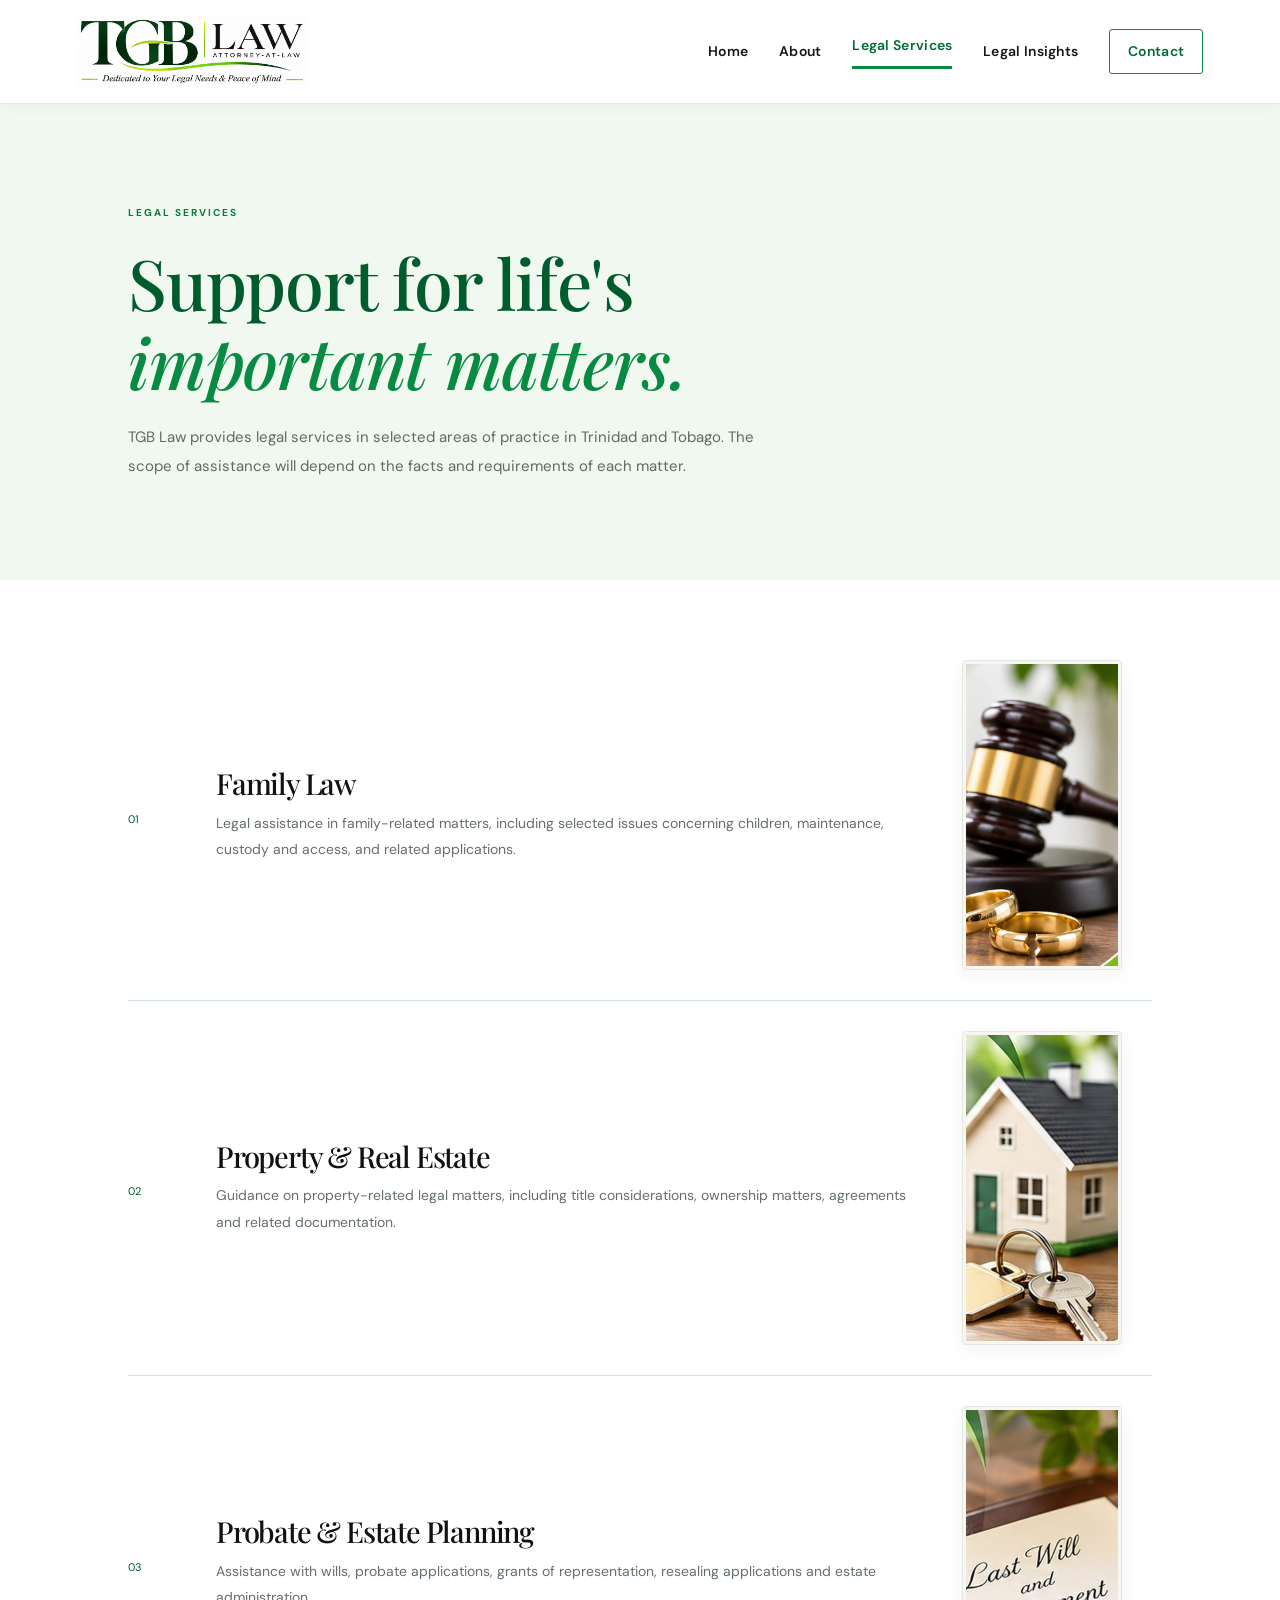
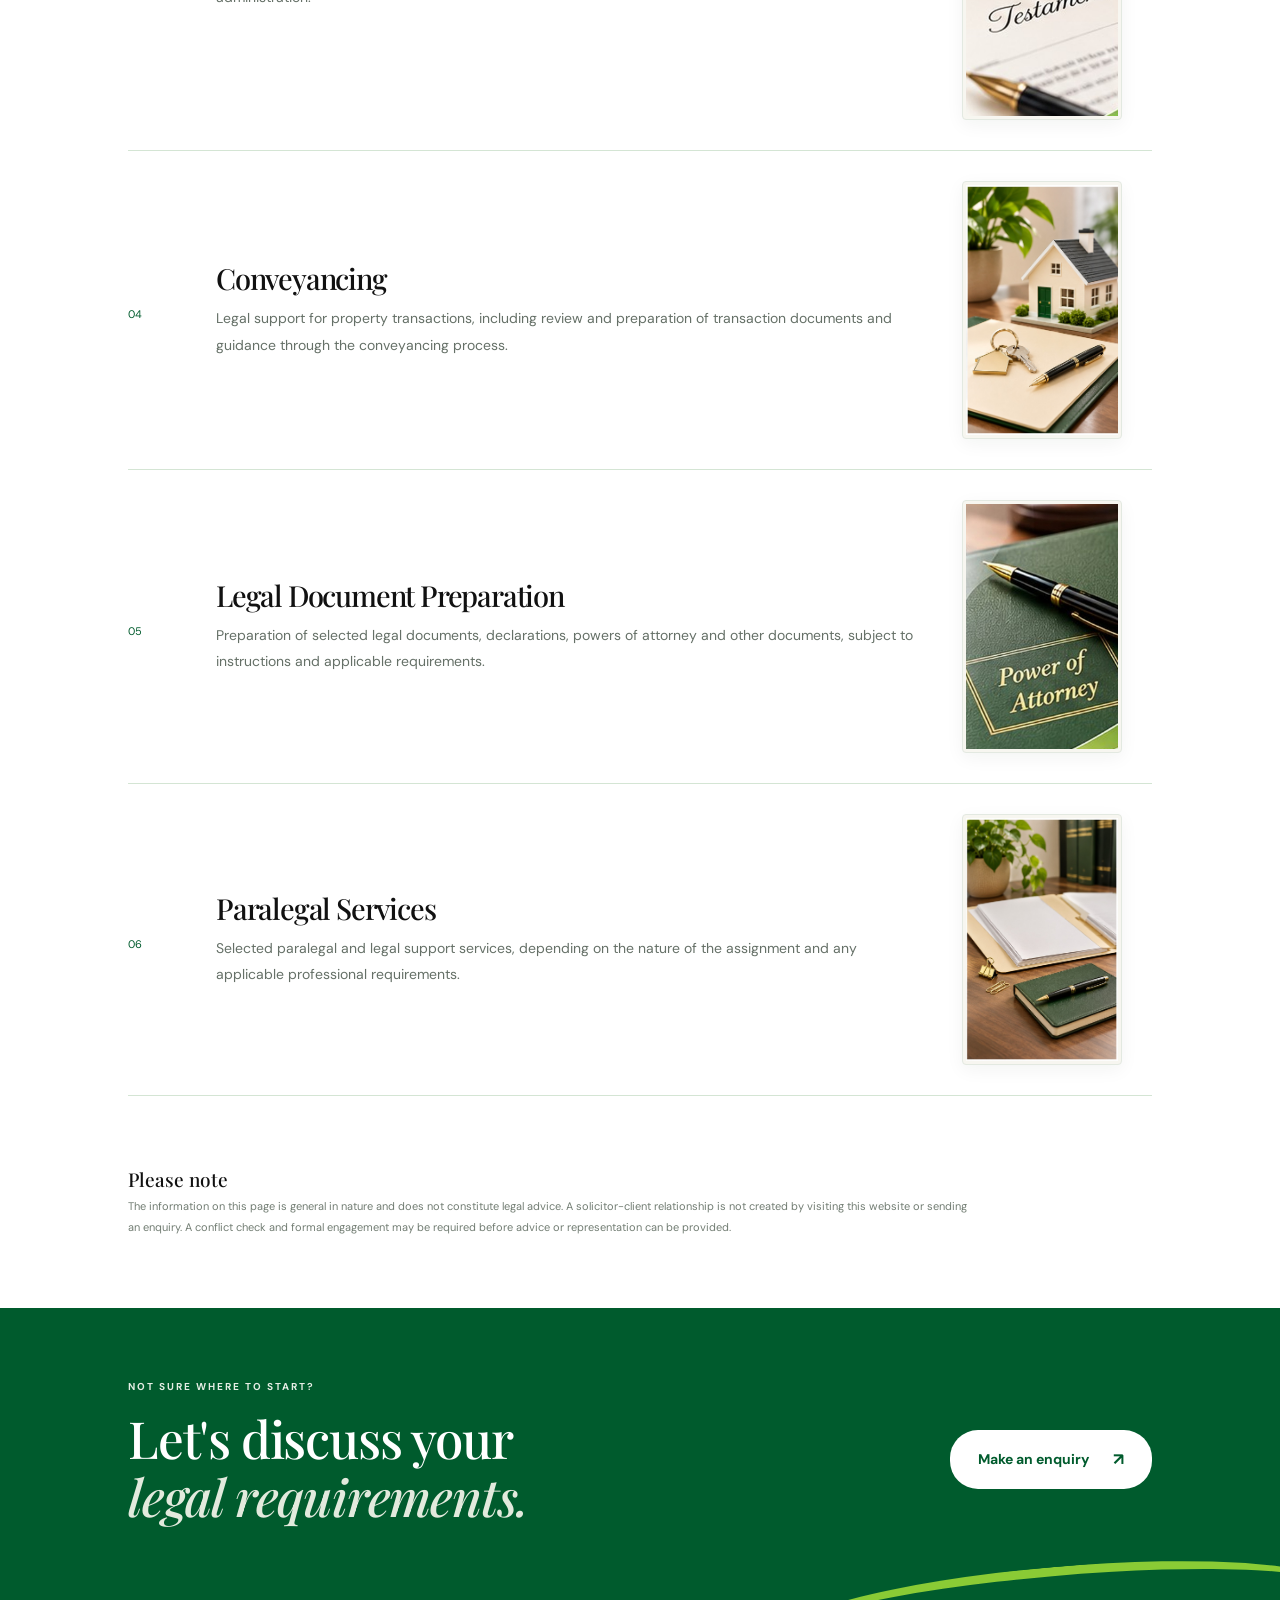
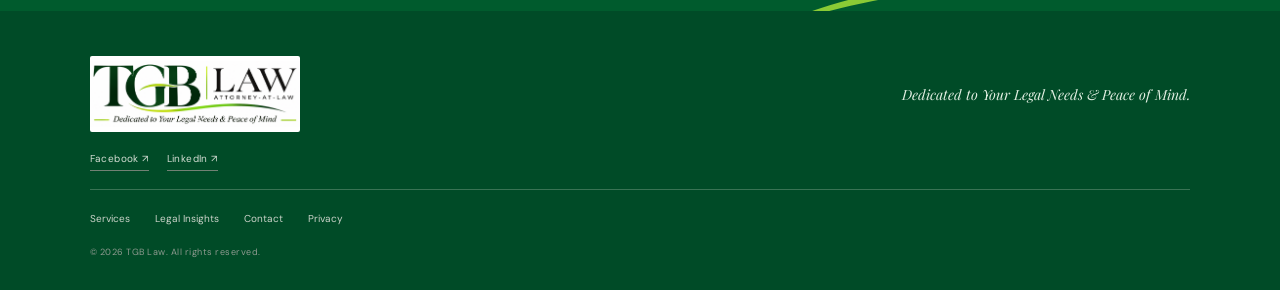
<file: services.html>
<!doctype html><html lang="en"><head><meta charset="utf-8"><meta name="viewport" content="width=device-width, initial-scale=1"><meta name="description" content="Legal services offered by TGB Law in Trinidad and Tobago."><title>Legal Services | TGB Law</title><link rel="preconnect" href="https://fonts.googleapis.com"><link href="https://fonts.googleapis.com/css2?family=DM+Sans:wght@400;500;600;700&family=Playfair+Display:wght@500;600;700&display=swap" rel="stylesheet"><link rel="stylesheet" href="assets/styles.css"></head><body>
<header class="site-header"><a class="brand" href="index.html"><img src="assets/tgb-law-logo-new.png" alt="TGB Law — Dedicated to Your Legal Needs &amp; Peace of Mind"></a><button class="menu-toggle" aria-label="Open navigation" aria-expanded="false">☰</button><nav class="main-nav"><a href="index.html">Home</a><a href="about.html">About</a><a class="active" href="services.html">Legal Services</a><a href="insights.html">Legal Insights</a><a class="nav-contact" href="contact.html">Contact</a></nav></header>
<main><section class="page-hero"><p class="eyebrow">LEGAL SERVICES</p><h1>Support for life's<br><em>important matters.</em></h1><p class="page-intro">TGB Law provides legal services in selected areas of practice in Trinidad and Tobago. The scope of assistance will depend on the facts and requirements of each matter.</p></section>
<section class="service-list section-wrap">
<article id="family" class="service-detail"><span>01</span><div><h2>Family Law</h2><p>Legal assistance in family-related matters, including selected issues concerning children, maintenance, custody and access, and related applications.</p></div><img class="service-photo" src="assets/service-family-gavel.jpg" alt="Judge’s gavel and wedding rings"></article>
<article id="property" class="service-detail"><span>02</span><div><h2>Property &amp; Real Estate</h2><p>Guidance on property-related legal matters, including title considerations, ownership matters, agreements and related documentation.</p></div><img class="service-photo" src="assets/service-property-keys.jpg" alt="House model and keys representing property matters"></article>
<article id="probate" class="service-detail"><span>03</span><div><h2>Probate &amp; Estate Planning</h2><p>Assistance with wills, probate applications, grants of representation, resealing applications and estate administration.</p></div><img class="service-photo" src="assets/service-estate-will.jpg" alt="Last Will and Testament document with a fountain pen"></article>
<article id="conveyancing" class="service-detail"><span>04</span><div><h2>Conveyancing</h2><p>Legal support for property transactions, including review and preparation of transaction documents and guidance through the conveyancing process.</p></div><img class="service-photo" src="assets/service-conveyancing.jpg" alt="House model, keys and documents representing conveyancing"></article>
<article id="documents" class="service-detail"><span>05</span><div><h2>Legal Document Preparation</h2><p>Preparation of selected legal documents, declarations, powers of attorney and other documents, subject to instructions and applicable requirements.</p></div><img class="service-photo" src="assets/service-power-attorney.jpg" alt="Power of Attorney document and fountain pen"></article>
<article id="paralegal" class="service-detail"><span>06</span><div><h2>Paralegal Services</h2><p>Selected paralegal and legal support services, depending on the nature of the assignment and any applicable professional requirements.</p></div><img class="service-photo" src="assets/service-paralegal.jpg" alt="Organised legal documents and office stationery representing paralegal support"></article>
</section><section class="notice section-wrap"><strong>Please note</strong><p>The information on this page is general in nature and does not constitute legal advice. A solicitor-client relationship is not created by visiting this website or sending an enquiry. A conflict check and formal engagement may be required before advice or representation can be provided.</p></section>
<section class="cta"><div><p class="eyebrow">NOT SURE WHERE TO START?</p><h2>Let's discuss your<br><em>legal requirements.</em></h2></div><a class="button button-light" href="contact.html">Make an enquiry <span>↗</span></a></section></main>
<footer class="site-footer"><a class="brand brand-footer" href="index.html"><img src="assets/tgb-law-logo-new.png" alt="TGB Law — Dedicated to Your Legal Needs &amp; Peace of Mind"></a><p>Dedicated to Your Legal Needs &amp; Peace of Mind.</p>
<div class="social-links" aria-label="Social media">
  <a href="https://www.facebook.com/tgblawpractice" target="_blank" rel="noopener noreferrer" aria-label="TGB Law on Facebook">Facebook ↗</a>
  <a href="https://www.linkedin.com/company/tgblawpractice" target="_blank" rel="noopener noreferrer" aria-label="TGB Law on LinkedIn">LinkedIn ↗</a>
</div>
<div class="footer-links"><a href="services.html">Services</a><a href="insights.html">Legal Insights</a><a href="contact.html">Contact</a><a href="privacy.html">Privacy</a></div><small>© <span id="year"></span> TGB Law. All rights reserved.</small></footer><script src="assets/script.js"></script></body></html>
</file>
<file: assets/styles.css>
:root{--ink:#202923;--muted:#69736b;--sage:#87988a;--sage-dark:#405348;--pale:#e9eee8;--cream:#f7f6f0;--white:#fff;--line:#dce2da;--serif:'Playfair Display',Georgia,serif;--sans:'DM Sans',Arial,sans-serif}*{box-sizing:border-box}html{scroll-behavior:smooth}body{margin:0;color:var(--ink);font-family:var(--sans);background:var(--cream);line-height:1.7}a{color:inherit;text-decoration:none}.site-header{height:88px;padding:0 clamp(22px,7vw,108px);display:flex;align-items:center;justify-content:space-between;background:rgba(247,246,240,.96);border-bottom:1px solid rgba(32,41,35,.08);position:relative;z-index:5}.brand{display:flex;align-items:center;gap:10px}.brand-mark{font:600 30px var(--serif);letter-spacing:-2px;color:var(--sage-dark);border-right:1px solid var(--sage);padding-right:10px}.brand-name{font-size:13px;letter-spacing:3px;font-weight:700;line-height:1.15}.brand-name small{display:block;font-size:8px;letter-spacing:1.5px;font-weight:500;color:var(--muted);margin-top:5px}.main-nav{display:flex;align-items:center;gap:clamp(16px,2.5vw,34px);font-size:12px;font-weight:600;letter-spacing:.3px}.main-nav a{color:#566158;transition:.2s}.main-nav a:hover,.main-nav a.active{color:var(--sage-dark)}.main-nav .nav-contact{border:1px solid var(--sage-dark);padding:11px 19px;color:var(--sage-dark)}.menu-toggle{display:none;background:none;border:0;font-size:24px;color:var(--ink)}.hero{min-height:620px;background:var(--pale);padding:95px clamp(22px,10vw,155px) 66px;position:relative;display:grid;grid-template-columns:1.1fr .9fr;align-items:center;overflow:hidden}.hero-content{max-width:610px;position:relative;z-index:1}.eyebrow,.section-label{font-size:10px;letter-spacing:2px;font-weight:700;color:var(--sage-dark)}h1,h2,h3,p{margin-top:0}h1,h2{font-family:var(--serif);font-weight:500;letter-spacing:-1.2px;line-height:1.13}h1{font-size:clamp(48px,6vw,78px);margin:22px 0}h2{font-size:clamp(36px,4vw,52px);margin:20px 0}h1 em,h2 em,blockquote em{font-weight:500;color:var(--sage-dark)}.hero-copy{font-size:16px;color:#59655c;max-width:490px;line-height:1.9}.hero-actions{display:flex;align-items:center;gap:28px;margin-top:35px}.button{display:inline-flex;align-items:center;gap:24px;padding:15px 21px;font-size:11px;letter-spacing:.5px;font-weight:700}.button span{font-size:17px}.button-dark{background:var(--sage-dark);color:white}.button-light{background:var(--cream);color:var(--sage-dark)}.text-link,.arrow-link{font-size:12px;font-weight:700;color:var(--sage-dark);border-bottom:1px solid #aab7aa;padding-bottom:5px}.hero-art{height:400px;position:relative;display:flex;align-items:center;justify-content:center}.art-circle{width:min(31vw,370px);height:min(31vw,370px);border:1px solid #9aa99b;border-radius:50%;position:absolute}.art-circle:before,.art-circle:after{content:"";position:absolute;border:1px solid #b4c0b4;border-radius:50%;inset:28px}.art-circle:after{inset:58px}.art-line{position:absolute;width:1px;height:450px;background:#c0cabe;transform:rotate(38deg)}.art-monogram{font:500 clamp(70px,10vw,132px) var(--serif);letter-spacing:-12px;color:var(--sage-dark);z-index:1}.art-caption{position:absolute;right:0;bottom:28px;font-size:9px;letter-spacing:2px;line-height:1.8;color:#66756a}.hero-foot{position:absolute;bottom:22px;left:clamp(22px,10vw,155px);right:clamp(22px,10vw,155px);display:flex;justify-content:space-between;font-size:8px;letter-spacing:1.6px;color:#718075}.section-wrap{padding:100px clamp(22px,10vw,155px)}.intro{display:grid;grid-template-columns:.7fr 1.3fr;gap:50px}.section-label{padding-top:10px}.lead{font-size:17px;line-height:1.9;color:#59645b;max-width:720px}.intro .arrow-link{display:inline-block;margin-top:15px}.services-band{background:#eef0e9}.section-top{display:flex;align-items:end;justify-content:space-between;margin-bottom:38px}.section-top h2{margin-bottom:0}.section-top .arrow-link{margin-bottom:10px}.service-grid{display:grid;grid-template-columns:repeat(3,1fr);border-top:1px solid #d5ddd3;border-left:1px solid #d5ddd3}.service-card{min-height:225px;padding:27px 28px;border-right:1px solid #d5ddd3;border-bottom:1px solid #d5ddd3;position:relative;transition:background .2s}.service-card:hover{background:#e3e9e1}.service-no{font-size:10px;letter-spacing:1px;color:#849486}.service-card h3{font:500 22px var(--serif);margin:28px 0 10px}.service-card p{font-size:12px;line-height:1.8;color:#667168;max-width:260px}.card-arrow{position:absolute;right:25px;top:23px;color:var(--sage-dark)}.quote-section{background:var(--sage-dark);color:#f8f8f2;text-align:center;padding:85px 20px}.quote-mark{font:80px var(--serif);line-height:.8;color:#c3d0c3}.quote-section blockquote{font:500 clamp(32px,4vw,50px)/1.3 var(--serif);margin:25px 0}.quote-section blockquote em{color:#cbd7ca}.quote-section p{font-size:10px;letter-spacing:1.5px;color:#d4ddd4}.insight-preview{display:grid;grid-template-columns:1fr 1fr;gap:60px;align-items:center}.insight-copy p{color:#687269;line-height:1.9;max-width:440px}.insight-copy .arrow-link{display:inline-block;margin-top:15px}.cta{background:var(--sage);color:#fff;padding:70px clamp(22px,10vw,155px);display:flex;align-items:center;justify-content:space-between;gap:30px}.cta .eyebrow{color:#e6eee5}.cta h2{margin:15px 0;color:white}.cta h2 em{color:#e2eadd}.cta p:not(.eyebrow){font-size:13px;color:#f0f3ed}.site-footer{background:#202923;color:#e9eee8;padding:45px clamp(22px,7vw,108px) 30px;display:grid;grid-template-columns:1fr 1fr;gap:18px 30px;align-items:center}.brand-footer .brand-mark{color:#d5dfd4;border-color:#839487}.brand-footer .brand-name{color:#fff}.brand-footer .brand-name small{color:#bdc8bd}.site-footer>p{font:italic 14px var(--serif);text-align:right;color:#c8d1c8;margin:0}.footer-links{grid-column:1/-1;display:flex;gap:25px;border-top:1px solid #465249;padding-top:20px;font-size:10px;color:#cbd4ca}.site-footer>small{grid-column:1/-1;color:#8e9a90;font-size:9px;letter-spacing:.5px}.page-hero{background:var(--pale);padding:100px clamp(22px,10vw,155px) 85px}.page-hero h1{font-size:clamp(46px,6vw,70px)}.page-intro{max-width:650px;color:#5f6b62;font-size:15px;line-height:1.9}.about-layout{display:grid;grid-template-columns:.7fr 1.3fr;gap:50px}.about-layout p:not(.lead){color:#667168;line-height:1.9}.profile-panel{background:#e9eee8;padding:55px clamp(22px,10vw,155px);display:grid;grid-template-columns:180px 1fr;gap:45px;align-items:center}.profile-initials{height:170px;border:1px solid #a9b8aa;border-radius:50%;display:grid;place-items:center;font:54px var(--serif);color:var(--sage-dark)}.profile-panel h2{font-size:36px;margin:12px 0}.profile-panel p{color:#5d6a60;font-size:13px}.small-note{font-size:11px!important;color:#78847a!important}.service-list{padding-top:50px;padding-bottom:50px}.service-detail{display:grid;grid-template-columns:80px 1fr;gap:25px;padding:35px 0;border-bottom:1px solid var(--line);scroll-margin-top:25px}.service-detail>span{font-size:11px;color:var(--sage-dark);padding-top:8px}.service-detail h2{font-size:29px;margin:0 0 10px}.service-detail p{max-width:700px;color:#657067;font-size:14px;line-height:1.9;margin:0}.notice{padding-top:20px;padding-bottom:60px}.notice strong{font:500 19px var(--serif)}.notice p{max-width:850px;color:#727d73;font-size:11px;line-height:1.9}.insights-empty{display:grid;grid-template-columns:180px 1fr;gap:45px;align-items:center;min-height:360px}.insight-icon{width:145px;height:145px;border:1px solid #a8b6a9;border-radius:50%;display:grid;place-items:center;color:var(--sage-dark);font-size:55px}.insights-empty h2{font-size:40px}.insights-empty p:not(.eyebrow){max-width:600px;color:#667168;line-height:1.9}.insights-empty .arrow-link{display:inline-block;margin-top:10px}.contact-layout{display:grid;grid-template-columns:1fr 1fr;gap:80px}.contact-layout h2{font-size:43px}.contact-layout p{color:#68746a;line-height:1.9;font-size:14px}.contact-detail{border-top:1px solid var(--line);padding:18px 0;display:flex;flex-direction:column;gap:4px}.contact-detail span{font-size:9px;letter-spacing:1.5px;color:#829083}.contact-detail strong{font-size:13px;font-weight:600}.contact-note{background:#eef0e9;padding:35px;height:max-content}.contact-note h3{font:500 23px var(--serif)}.contact-note p{font-size:12px}.legal-copy{max-width:950px}.legal-copy h2{font-size:25px;margin-top:35px}.legal-copy p{color:#647067;line-height:1.9;font-size:14px}
@media(max-width:800px){.site-header{height:75px}.menu-toggle{display:block}.main-nav{display:none;position:absolute;top:75px;left:0;right:0;background:var(--cream);padding:20px 25px 25px;flex-direction:column;align-items:stretch;gap:17px;border-bottom:1px solid var(--line)}.main-nav.open{display:flex}.main-nav .nav-contact{text-align:center}.hero{grid-template-columns:1fr;padding-top:75px;padding-bottom:75px}.hero-art{height:270px;margin-top:15px}.art-circle{width:235px;height:235px}.art-monogram{font-size:90px}.art-caption{right:8%;bottom:0}.hero-foot{bottom:15px;font-size:7px}.intro,.about-layout,.insight-preview,.contact-layout{grid-template-columns:1fr;gap:25px}.section-wrap{padding-top:70px;padding-bottom:70px}.service-grid{grid-template-columns:repeat(2,1fr)}.section-top{align-items:start;gap:20px;flex-direction:column}.cta{align-items:flex-start;flex-direction:column}.profile-panel{grid-template-columns:110px 1fr;gap:25px}.profile-initials{height:105px;font-size:34px}.profile-panel h2{font-size:27px}.insights-empty{grid-template-columns:1fr;gap:25px}.insight-icon{width:100px;height:100px}.contact-layout{gap:35px}}
@media(max-width:520px){h1{font-size:48px}.hero{min-height:auto}.hero-actions{align-items:flex-start;flex-direction:column;gap:18px}.hero-foot{position:static;margin-top:35px;gap:15px;flex-direction:column}.service-grid{grid-template-columns:1fr}.service-card{min-height:190px}.profile-panel{grid-template-columns:1fr}.profile-initials{width:105px}.site-footer{grid-template-columns:1fr}.site-footer>p{text-align:left}.footer-links{flex-wrap:wrap}.service-detail{grid-template-columns:35px 1fr;gap:12px}.page-hero{padding-top:75px;padding-bottom:65px}}

.profile-photo-wrap{width:180px;height:210px;overflow:hidden;background:#dce4dc}
.profile-photo{width:100%;height:100%;object-fit:cover;object-position:center 24%;display:block}
@media(max-width:800px){.profile-photo-wrap{width:145px;height:175px}}
@media(max-width:520px){.profile-photo-wrap{width:155px;height:185px}}

.social-links{grid-column:1/-1;display:flex;gap:18px;font-size:10px;letter-spacing:.4px;color:#d4ded4}
.social-links a{border-bottom:1px solid #718174;padding-bottom:3px}
.social-links a:hover{color:#fff}


/* TGB Law refreshed brand system: green, black and white */
:root{
  --ink:#111111;--muted:#555e57;--sage:#087b3c;--sage-dark:#005b2d;
  --pale:#f2f8f1;--cream:#ffffff;--line:#d7e5d8;
  --brand-green:#078b43;--lime:#8acb35;
}
body{background:#fff;color:#111}
.site-header{height:auto;min-height:104px;background:#fff;padding:10px clamp(20px,6vw,90px);border-bottom:1px solid #e5e9e5;box-shadow:0 3px 14px rgba(0,0,0,.035)}
.brand{display:flex;align-items:center}
.brand img{display:block;width:230px;height:82px;object-fit:contain;object-position:left center;background:#fff}
.main-nav{font-size:14px;gap:clamp(14px,2.4vw,34px)}
.main-nav a{color:#171717}
.main-nav a:hover,.main-nav a.active{color:#006b35}
.main-nav a.active{border-bottom:3px solid var(--brand-green);padding-bottom:8px}
.main-nav .nav-contact{border:1px solid var(--brand-green);border-radius:3px;padding:10px 18px;color:#006b35}
.main-nav .nav-contact:hover{background:#078b43;color:#fff}
.hero{min-height:500px;padding:55px clamp(22px,6vw,92px);grid-template-columns:.88fr 1.12fr;gap:35px;background:#fff;border-bottom:8px solid var(--brand-green)}
.hero:after{content:"";position:absolute;left:0;bottom:0;width:40%;height:18px;background:var(--lime);clip-path:polygon(0 0,100% 100%,0 100%);pointer-events:none}
.hero-content{max-width:570px}
.hero h1{font-size:clamp(42px,4.5vw,66px);color:#005b2d;margin:12px 0 20px;letter-spacing:-1.4px}
.hero h1 em{color:#005b2d}
.eyebrow,.section-label{color:#087b3c}
.hero-copy{font-size:17px;color:#242824;line-height:1.65}
.hero-actions{margin-top:26px}
.button{border-radius:28px;padding:15px 28px;font-size:14px;letter-spacing:0}
.button-dark{background:#078b43;color:#fff;box-shadow:0 5px 14px rgba(0,91,45,.14)}
.button-dark:hover{background:#005b2d}
.hero-art{height:100%;min-height:390px;margin:-55px calc(clamp(22px,6vw,92px)*-1) -55px 0;overflow:hidden;display:block}
.hero-art img{width:100%;height:100%;min-height:445px;object-fit:cover;object-position:center}
.hero-foot{display:none}
.intro{background:#fff}
.services-band{background:#fff}
.section-top h2,.intro h2,.insight-preview h2{color:#005b2d}
.service-grid{border:0;gap:16px;grid-template-columns:repeat(3,minmax(0,1fr))}
.service-card{border:1px solid #c9dfca;border-radius:16px;min-height:190px;background:#f4faf2;padding:24px;box-shadow:0 4px 14px rgba(0,70,30,.035)}
.service-card:hover{background:#eaf6e8;transform:translateY(-2px)}
.service-no{color:#078b43}
.service-card h3{font-family:var(--sans);font-size:19px;font-weight:700;color:#111;margin:18px 0 8px}
.service-card p{color:#505850}
.card-arrow{color:#078b43}
.quote-section{background:#005b2d}
.quote-mark,.quote-section blockquote em{color:#a5d96b}
.cta{background:#005b2d;position:relative;overflow:hidden}
.cta:after{content:"";position:absolute;right:-5%;bottom:-55px;width:45%;height:90px;border-top:9px solid var(--lime);border-radius:50%;transform:rotate(-5deg)}
.site-footer{background:#004b27;color:#fff}
.brand-footer img{width:210px;height:76px;object-fit:contain;background:#fff;border-radius:2px}
.site-footer>p{color:#e2f0e3}
.footer-links{border-color:#397354}
.footer-links a:hover{color:#a5d96b}
.page-hero{background:#f1f8ef}
.page-hero h1{color:#005b2d}
.page-hero h1 em{color:#078b43}
.profile-panel{background:#f1f8ef}
.service-detail{border-color:#d4e5d4}
.button-light{background:#fff;color:#005b2d;border-radius:28px}
@media(max-width:850px){
 .site-header{min-height:82px;padding:8px 20px}
 .brand img{width:168px;height:60px}
 .menu-toggle{display:block;color:#005b2d}
 .main-nav{display:none;position:absolute;top:100%;left:0;right:0;background:#fff;padding:18px 24px 24px;box-shadow:0 8px 14px rgba(0,0,0,.08);flex-direction:column;align-items:stretch;gap:14px}
 .main-nav.open{display:flex}
 .main-nav a{padding:8px 0}
 .main-nav .nav-contact{padding:10px 14px;text-align:center}
 .hero{grid-template-columns:1fr;padding:48px 24px 0;gap:30px}
 .hero-art{margin:0 -24px;height:300px;min-height:300px}
 .hero-art img{min-height:300px;height:300px}
 .hero h1{font-size:clamp(40px,9vw,58px)}
 .service-grid{grid-template-columns:repeat(2,minmax(0,1fr))}
 .section-wrap{padding:70px 24px}
 .site-footer{padding:38px 24px 26px}
}
@media(max-width:520px){
 .service-grid{grid-template-columns:1fr}
 .section-top{align-items:flex-start;gap:18px;flex-direction:column}
 .intro,.insight-preview{grid-template-columns:1fr;gap:20px}
 .cta{align-items:flex-start;flex-direction:column;padding:55px 24px}
 .site-footer{grid-template-columns:1fr}
 .site-footer>p{text-align:left}
 .footer-links{flex-wrap:wrap}
}

/* Website enquiry form */
.contact-form-wrap{background:#f1f8ef;border:1px solid #d4e5d4;border-radius:14px;padding:clamp(24px,4vw,38px);height:max-content}
.contact-form-wrap h3{font:600 27px var(--serif);color:#005b2d;margin:0 0 8px}
.form-intro{margin-bottom:24px}
.enquiry-form{display:flex;flex-direction:column;gap:9px}
.enquiry-form>label:not(.consent-label){font-size:12px;font-weight:700;color:#18221b;margin-top:8px}
.enquiry-form>label span[aria-hidden="true"]{color:#078b43}
.enquiry-form input:not([type="checkbox"]),.enquiry-form select,.enquiry-form textarea{width:100%;border:1px solid #cbd9cb;border-radius:6px;background:#fff;padding:12px 13px;font:14px var(--sans);color:#111;outline-offset:2px}
.enquiry-form input:focus,.enquiry-form select:focus,.enquiry-form textarea:focus{outline:2px solid #078b43;border-color:#078b43}
.enquiry-form textarea{resize:vertical;min-height:125px}
.enquiry-form .optional{font-weight:400;color:#657067}
.consent-label{display:flex;align-items:flex-start;gap:10px;font-size:12px;line-height:1.6;color:#39443b;margin:12px 0 2px}
.consent-label input{margin-top:4px;accent-color:#078b43;flex:0 0 auto}
.consent-label a{color:#006b35;text-decoration:underline;font-weight:700}
.form-disclaimer{font-size:11px!important;line-height:1.65!important;background:#fff;border-left:3px solid #8acb35;padding:12px;margin:8px 0!important}
.form-submit{border:0;cursor:pointer;justify-content:center;align-self:flex-start;margin-top:6px}
.form-required{font-size:10px!important;margin:0!important}
.form-honeypot{position:absolute!important;left:-5000px!important;width:1px!important;height:1px!important;overflow:hidden}
@media(max-width:800px){.contact-form-wrap{padding:24px}}


/* Supporting service photography — complete images, never cropped */
.service-detail{grid-template-columns:60px minmax(0,1fr) 190px;align-items:center;gap:28px;padding:30px 0}
.service-photo{display:block;width:160px;height:auto;max-height:330px;object-fit:contain;object-position:center;background:#f7f6f0;border:1px solid #e3e9e1;border-radius:4px;box-shadow:0 5px 18px rgba(0,45,20,.05);padding:3px}
@media(max-width:800px){.service-detail{grid-template-columns:35px minmax(0,1fr) 160px;gap:18px}.service-photo{width:145px;max-height:300px}}
@media(max-width:600px){.service-detail{grid-template-columns:30px minmax(0,1fr);gap:12px;padding:26px 0}.service-photo{grid-column:2;width:150px;max-width:100%;height:auto;max-height:300px;margin-top:8px}}


/* About page — expanded attorney biography */
.profile-panel{grid-template-columns:180px minmax(0,1fr);align-items:start}
.profile-content{max-width:900px}
.profile-content .eyebrow{margin:0 0 8px}
.profile-content h2{margin:8px 0 5px}
.profile-designation{font-size:14px!important;font-weight:600;color:#405348!important;margin:0 0 12px}
.profile-qualifications{font-size:12px!important;line-height:1.8;color:#657067!important;margin:0 0 20px}
.profile-bio{max-width:850px}
.profile-bio p{font-size:13px;line-height:1.9;color:#59665c;margin:0 0 12px}
@media(max-width:800px){.profile-panel{grid-template-columns:145px minmax(0,1fr);align-items:start}.profile-bio p{font-size:12px}}
@media(max-width:520px){.profile-panel{grid-template-columns:1fr}.profile-photo-wrap{margin-bottom:4px}.profile-content h2{font-size:27px}}


/* =========================================
   TGB LAW – LEGAL INSIGHTS ARTICLE LAYOUT
   ========================================= */

/* Article heading area */
.article-hero {
  width: calc(100% - 40px);
  max-width: 1100px;
  margin: 42px auto 0;
}

.article-hero-copy {
  max-width: 1000px;
  margin: 0 auto 24px;
  text-align: center;
}

.article-hero-copy h1 {
  font-size: clamp(32px, 4.5vw, 56px);
  line-height: 1.12;
  max-width: 100%;
  margin: 12px auto 16px;
  overflow-wrap: break-word;
}

.article-hero-copy .page-intro {
  max-width: 680px;
  margin: 0 auto 14px;
  line-height: 1.7;
}

/* Featured article image */
.article-hero > img {
  display: block;
  width: 100%;
  max-width: 1000px;
  height: auto;
  margin: 0 auto;
  object-fit: contain;
}

/* Main article reading column */
.legal-article {
  width: calc(100% - 40px);
  max-width: 760px;
  margin: 32px auto 64px;
  font-size: 15px;
  line-height: 1.85;
}

.legal-article p {
  margin: 0 0 18px;
}

.legal-article blockquote {
  margin: 28px 0;
  padding: 12px 20px;
  border-left: 3px solid var(--lime, #8acb35);
  color: #315c45;
  line-height: 1.7;
}

.article-endnote {
  margin-top: 32px;
  padding-top: 22px;
  border-top: 1px solid #e3e9e1;
  font-size: 13px;
  line-height: 1.7;
}

/* Tablet and mobile adjustments */
@media (max-width: 760px) {
  .article-hero {
    width: calc(100% - 32px);
    margin-top: 28px;
  }

  .article-hero-copy {
    margin-bottom: 20px;
  }

  .article-hero-copy h1 {
    font-size: clamp(29px, 7vw, 40px);
    line-height: 1.15;
  }

  .legal-article {
    width: calc(100% - 36px);
    margin: 26px auto 48px;
    font-size: 14px;
    line-height: 1.8;
  }
}
</file>
<file: assets/insights.css>
/* TGB Law Legal Insights page only — isolated layout rules */
.insights-listing{display:flex;flex-direction:column;gap:18px;padding-top:42px;padding-bottom:76px}
.insight-card{display:grid;grid-template-columns:minmax(260px, .9fr) minmax(0,1.1fr);gap:clamp(24px,4vw,48px);align-items:center;background:#fff;border:1px solid #dce9dc;border-radius:16px;overflow:hidden;box-shadow:0 8px 26px rgba(0,60,25,.045);min-width:0}
.insight-card-image{display:block;min-width:0;aspect-ratio: 3 / 2;overflow:hidden;background:#f1f8ef}
.insight-card-image img{display:block;width:100%;height:100%;object-fit:cover}
.insight-card-copy{min-width:0;padding:28px 30px 28px 0}
.insight-card-copy h2{font:600 clamp(22px,2.4vw,30px)/1.2 var(--serif);color:#005b2d;margin:10px 0 12px}
.insight-card-copy h2 a{color:inherit;text-decoration:none}
.insight-card-copy h2 a:hover{color:#078b43}
.insight-card-copy>p:not(.eyebrow){color:#505850;line-height:1.7;margin-bottom:14px}
@media(max-width:760px){
 .insights-listing{gap:12px;padding:28px 18px 48px}
 .insight-card{grid-template-columns:minmax(0,42%) minmax(0,58%);gap:0;border-radius:10px;align-items:stretch;min-height:0}
 .insight-card-image{aspect-ratio:4 / 3;align-self:center;height:auto;min-height:0}
 .insight-card-image img{width:100%;height:100%;aspect-ratio:4 / 3;object-fit:cover}
 .insight-card-copy{padding:14px 12px;align-self:center}
 .insight-card-copy .eyebrow{font-size:7px;letter-spacing:1px;margin-bottom:5px}
 .insight-card-copy h2{font-size:clamp(14px,3.7vw,18px);line-height:1.2;letter-spacing:-.25px;margin:4px 0 6px}
 .insight-card-copy>p:not(.eyebrow){font-size:10px;line-height:1.45;margin-bottom:7px}
 .insight-card-copy .arrow-link{font-size:9px;padding-bottom:2px}
}
@media(max-width:380px){
 .insights-listing{padding-left:12px;padding-right:12px}
 .insight-card{grid-template-columns:40% 60%}
 .insight-card-copy{padding:10px 9px}
 .insight-card-copy h2{font-size:13px}
 .insight-card-copy>p:not(.eyebrow){font-size:9px}
}
</file>
